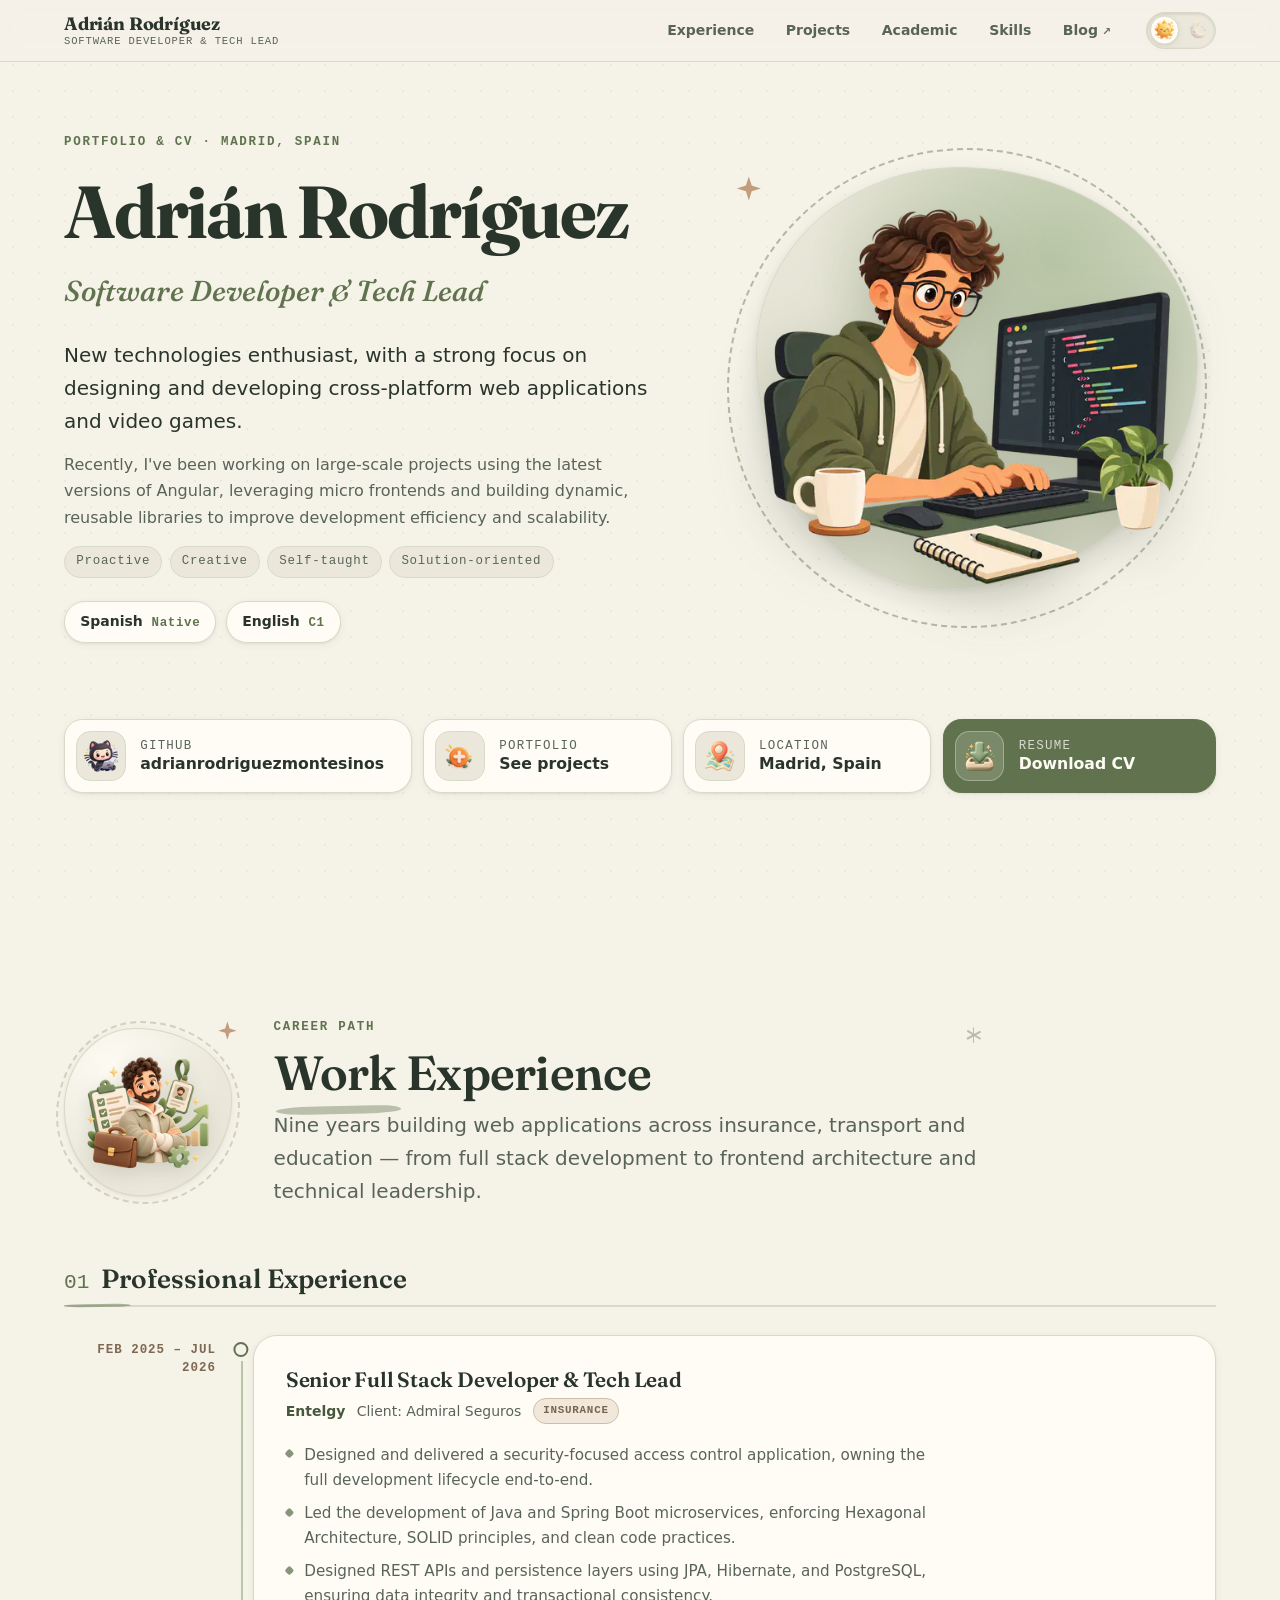
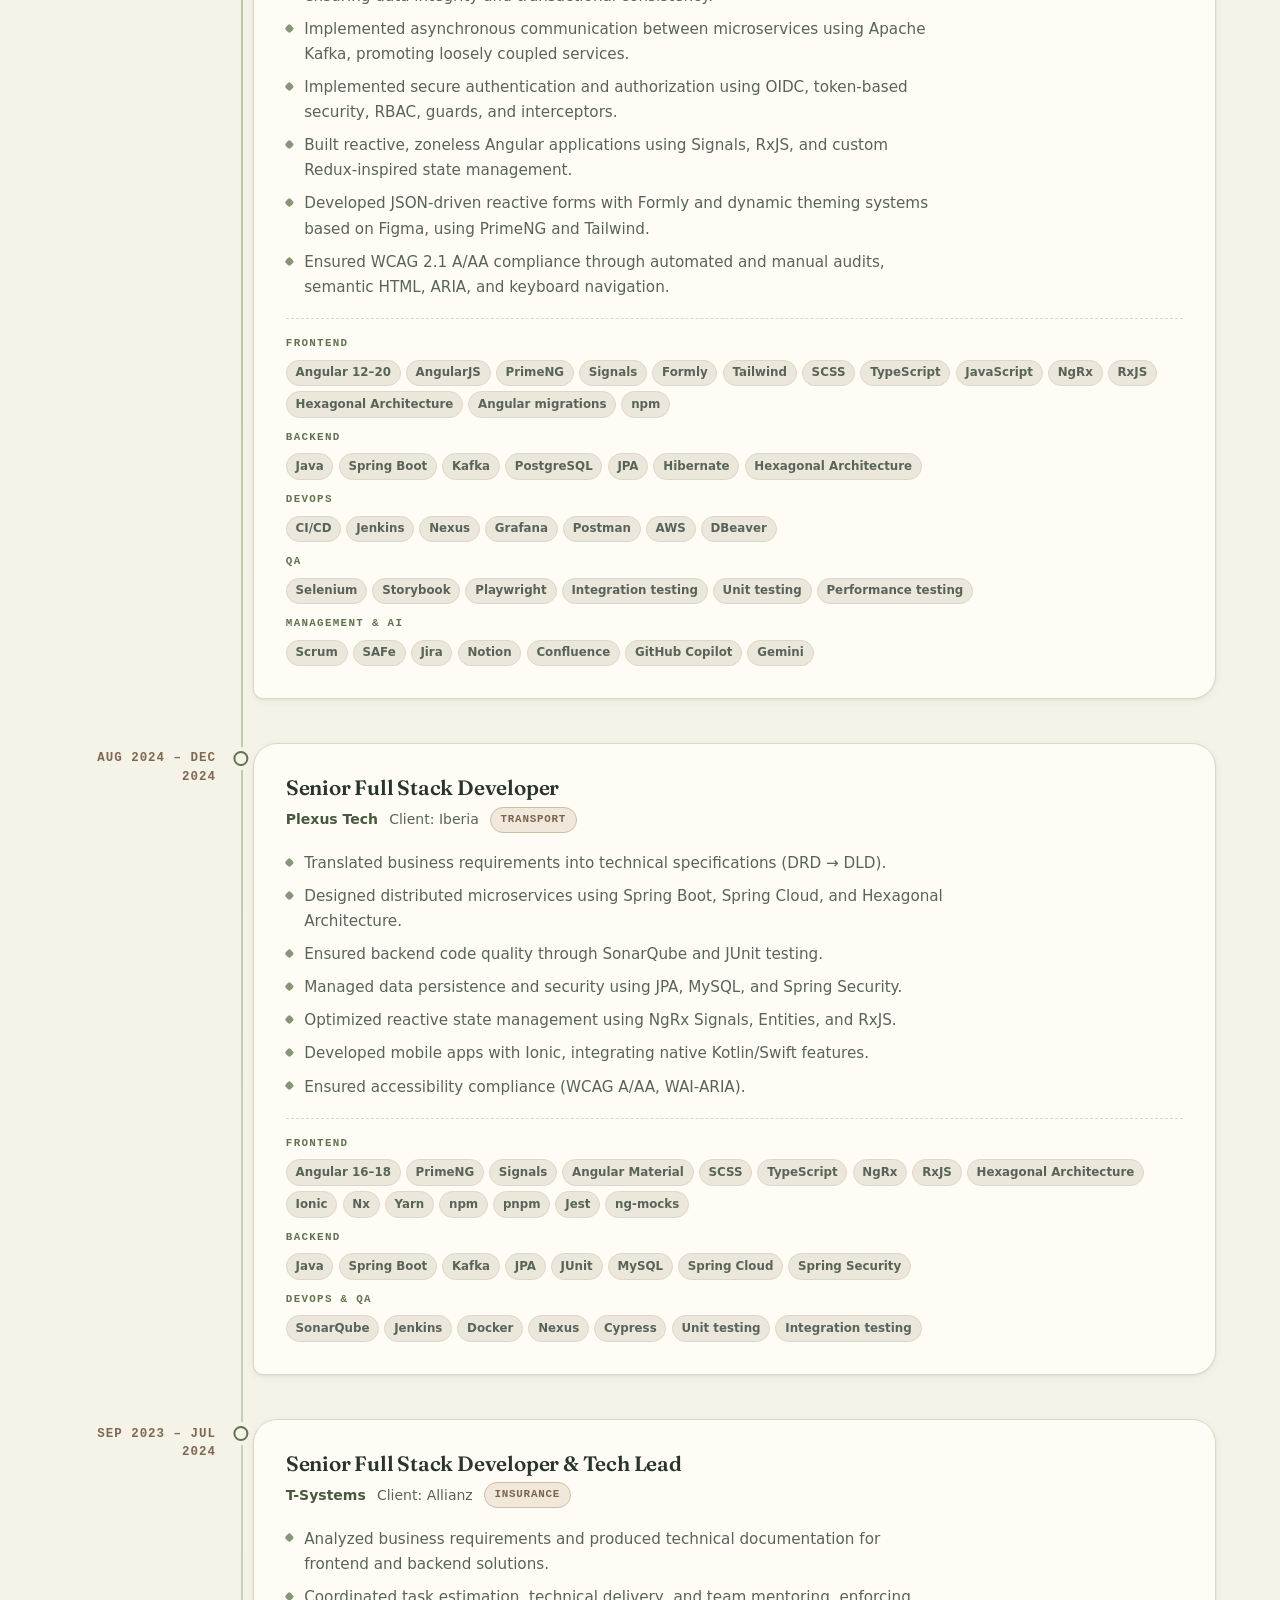
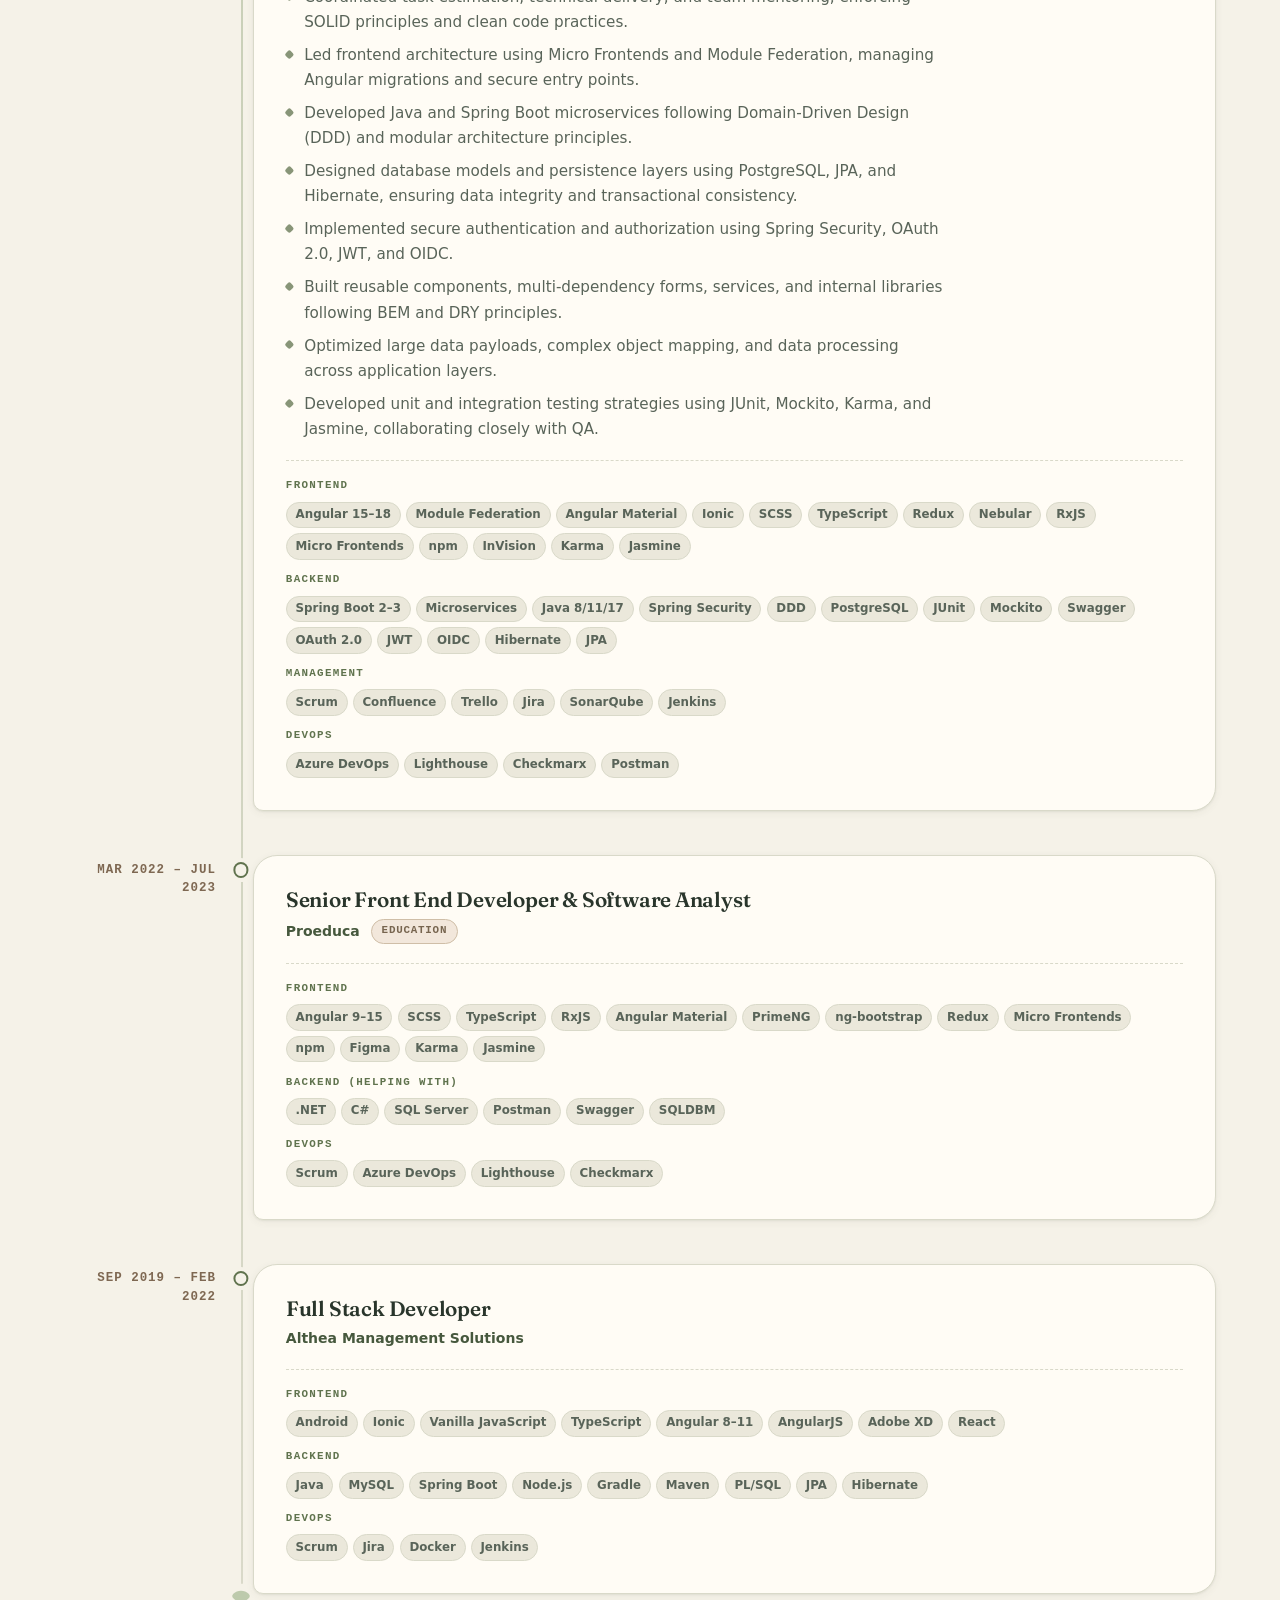
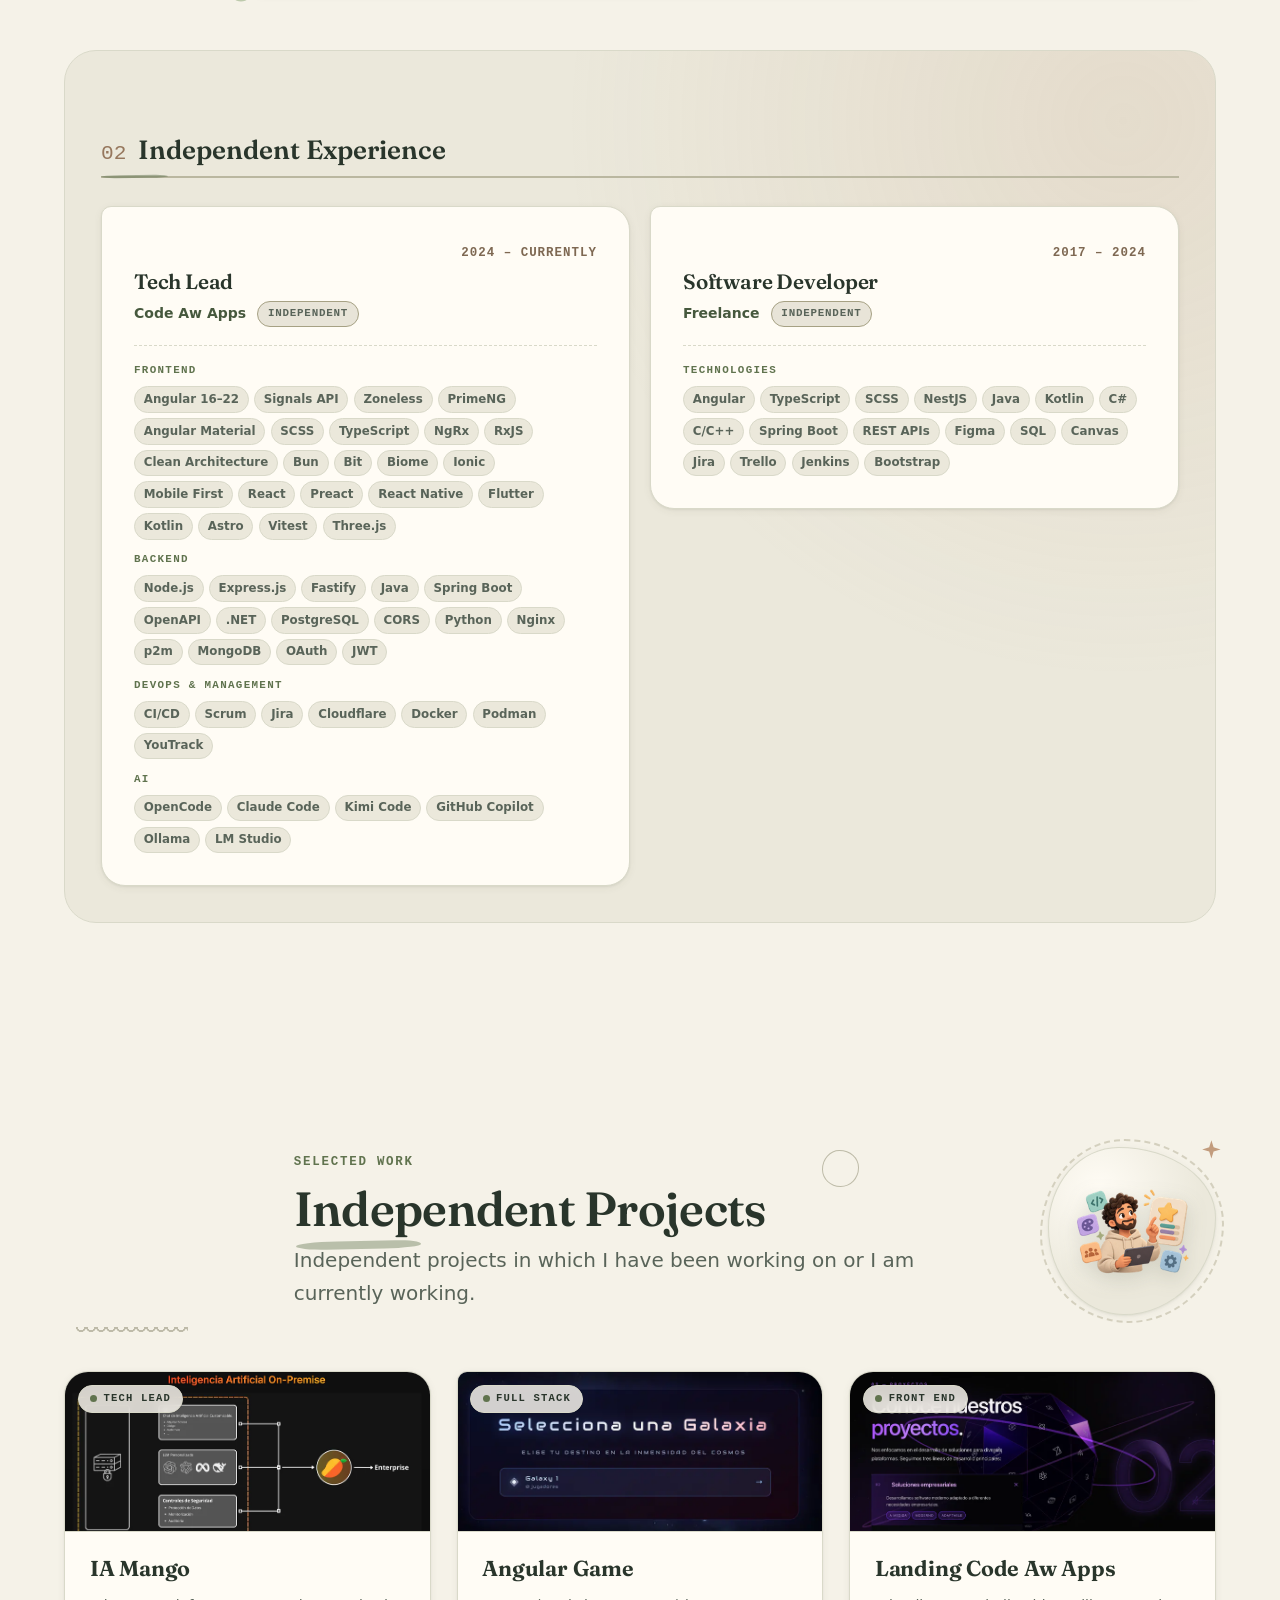
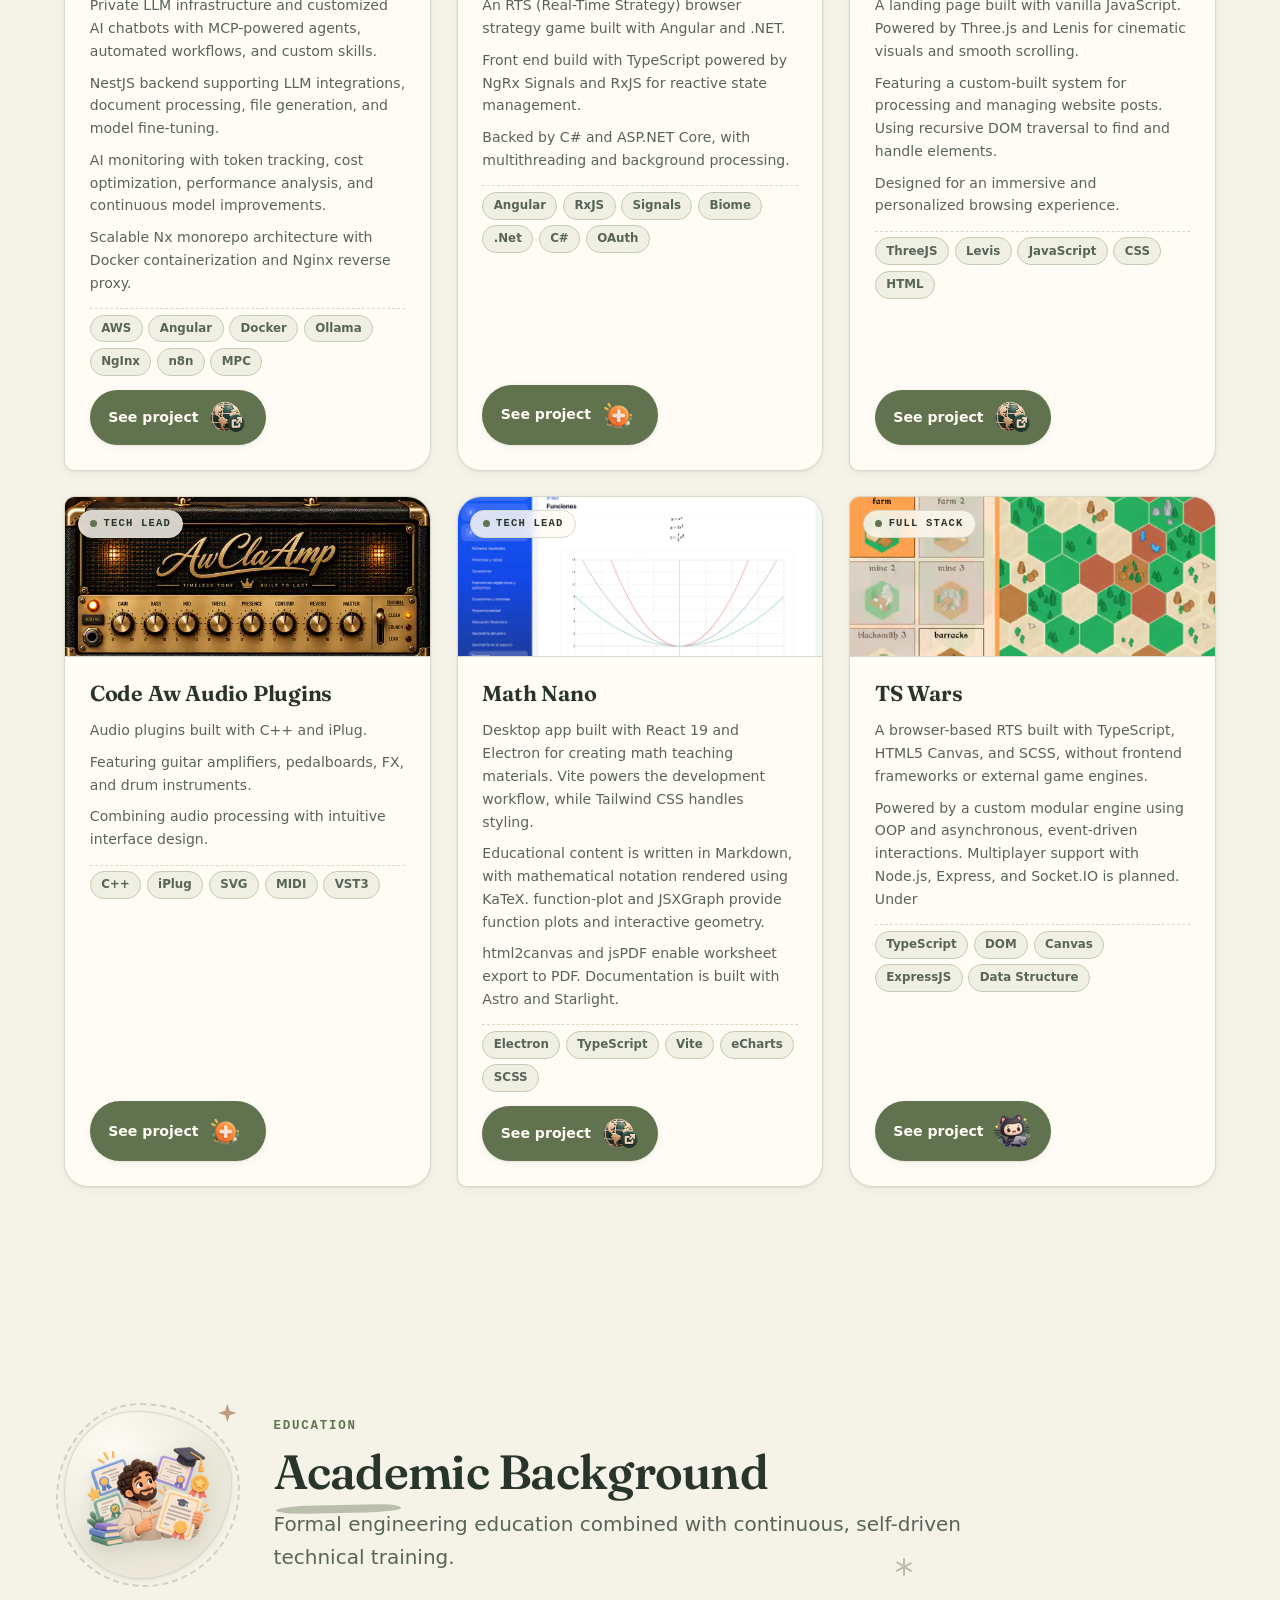
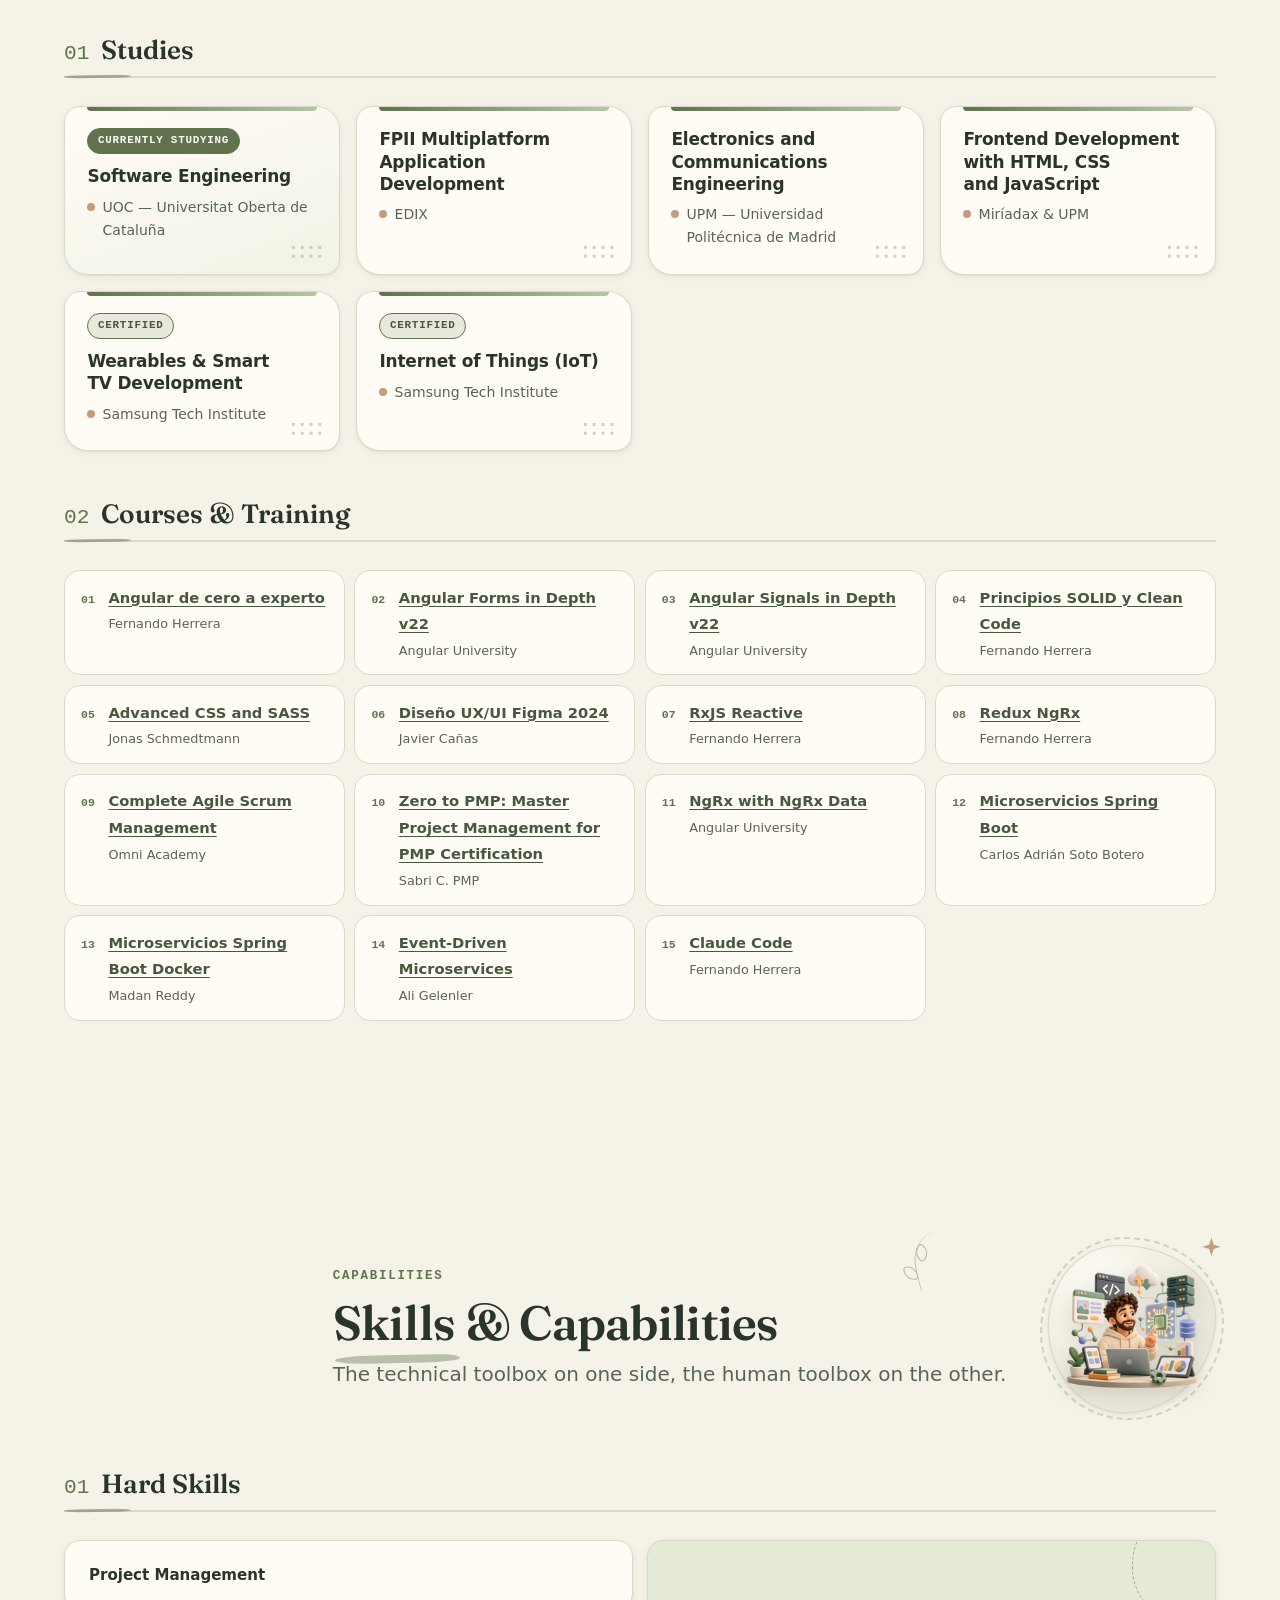
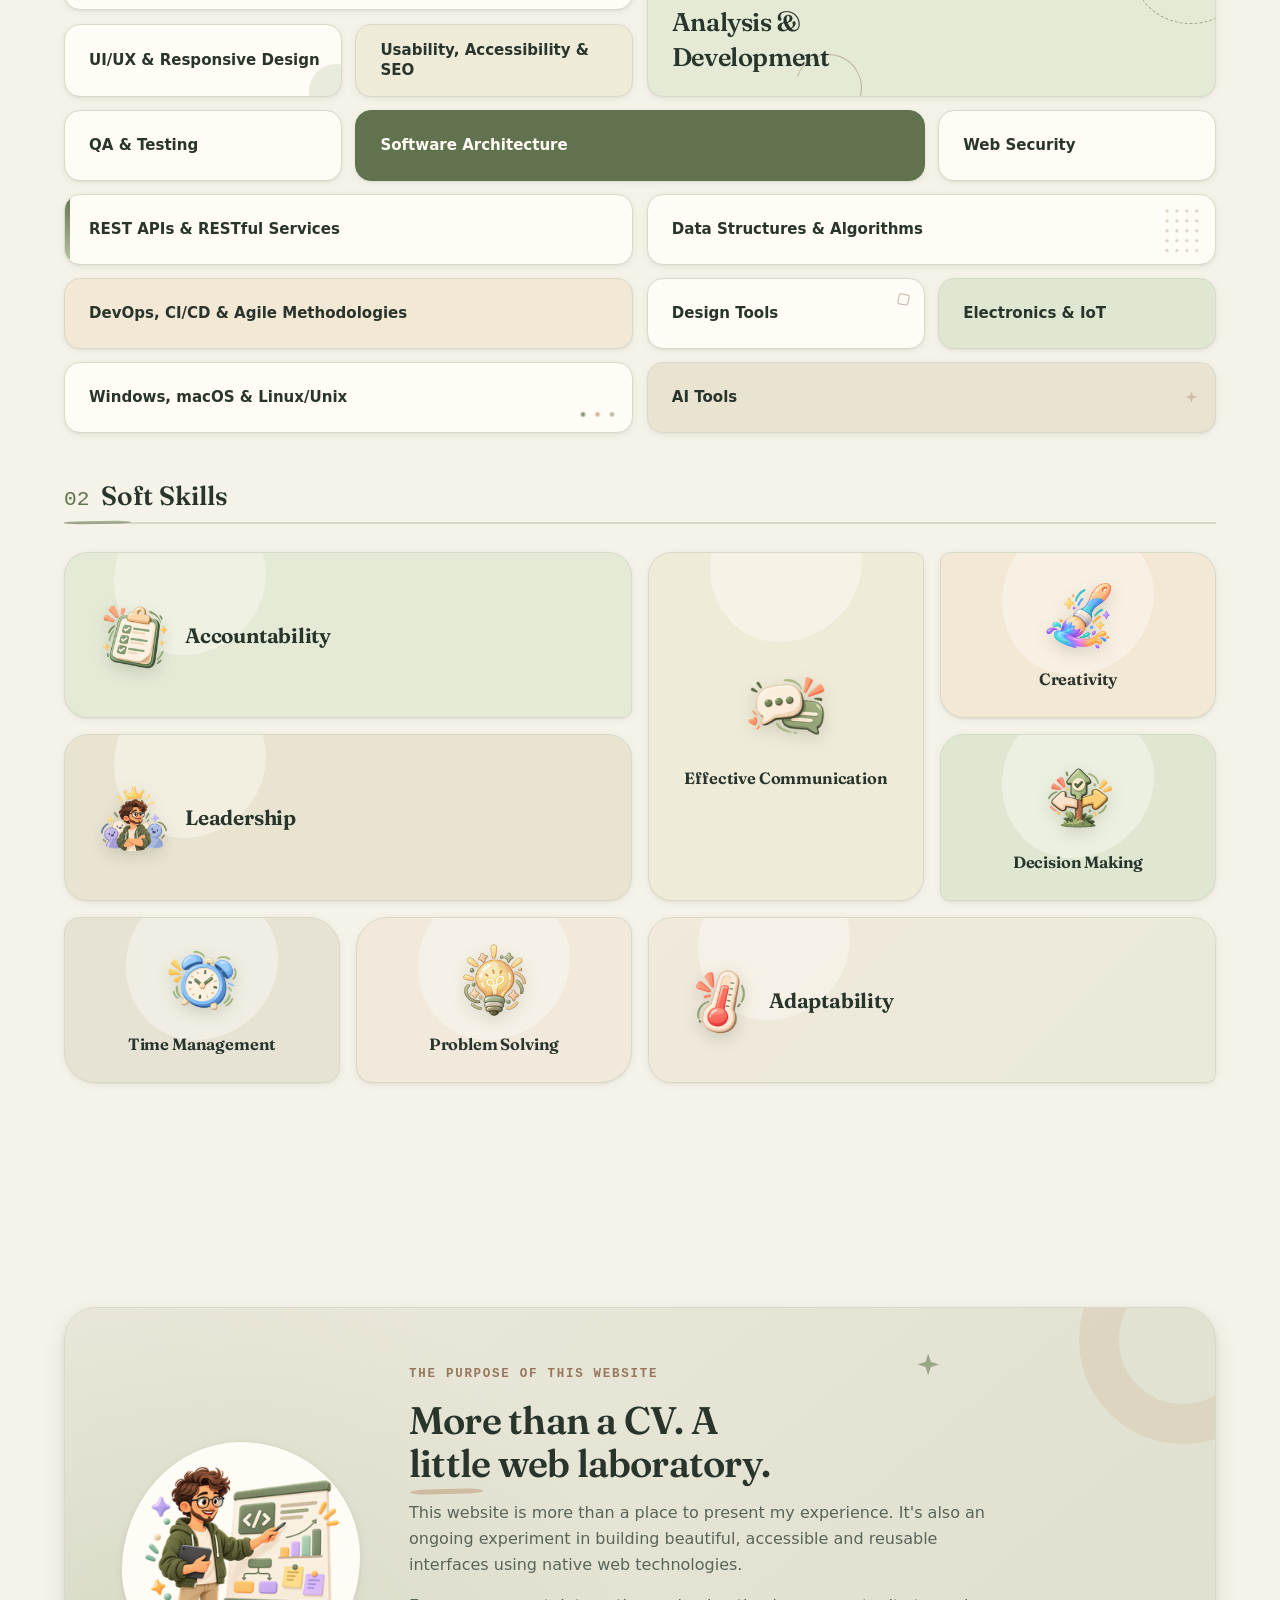
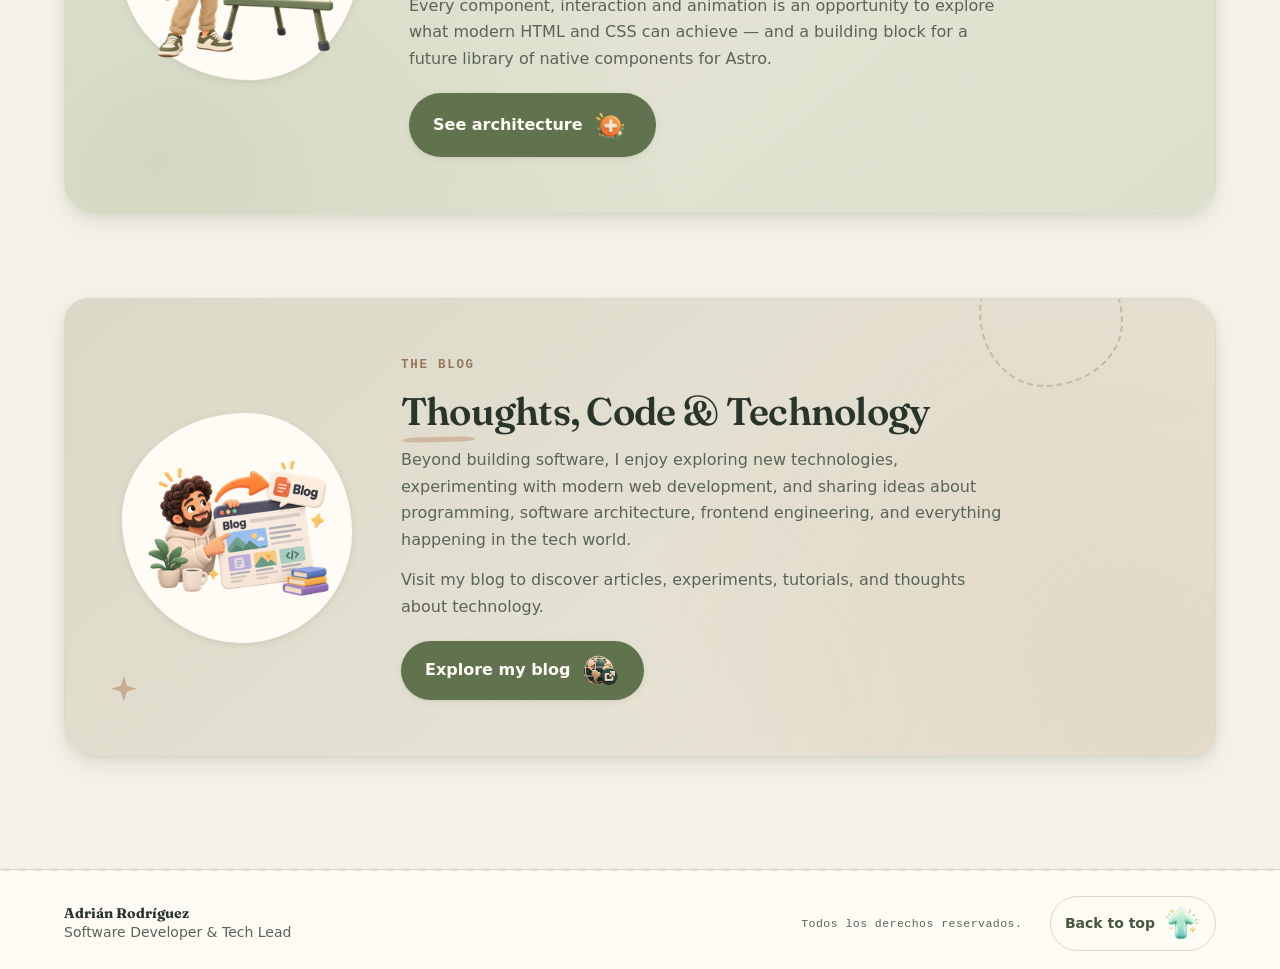
<file: index.html>
<!doctype html>
<html
  lang="en"
  data-theme="light"
>
  <head>
    <meta charset="UTF-8" />
    <meta
      name="viewport"
      content="width=device-width, initial-scale=1.0"
    />
    <title>Adrián Rodríguez — Software Developer &amp; Tech Lead</title>
    <link
      rel="icon"
      type="image/webp"
      href="assets/icons/account.webp"
    />
    <meta
      name="description"
      content="Portfolio and CV of Adrián Rodríguez, Software Developer & Tech Lead. Cross-platform web applications, Angular architecture, accessibility and native web craftsmanship."
    />
    <meta
      name="color-scheme"
      content="light dark"
    />
    <script>
      (function () {
        try {
          var t = localStorage.getItem('theme');
          if (t !== 'light' && t !== 'dark') {
            t = window.matchMedia('(prefers-color-scheme: dark)').matches ? 'dark' : 'light';
          }
          document.documentElement.setAttribute('data-theme', t);
        } catch (e) {}
      })();
    </script>
    <link
      rel="preconnect"
      href="https://fonts.googleapis.com"
    />
    <link
      rel="preconnect"
      href="https://fonts.gstatic.com"
      crossorigin
    />
    <link
      href="https://fonts.googleapis.com/css2?family=Fraunces:opsz,wght@9..144,400..700&display=swap"
      rel="stylesheet"
    />
    <link
      rel="stylesheet"
      href="css/tokens.css"
    />
    <link
      rel="stylesheet"
      href="css/base.css"
    />
    <link
      rel="stylesheet"
      href="css/layout.css"
    />
    <link
      rel="stylesheet"
      href="css/header.css"
    />
    <link
      rel="stylesheet"
      href="css/hero.css"
    />
    <link
      rel="stylesheet"
      href="css/experience.css"
    />
    <link
      rel="stylesheet"
      href="css/projects.css"
    />
    <link
      rel="stylesheet"
      href="css/academic.css"
    />
    <link
      rel="stylesheet"
      href="css/skills.css"
    />
    <link
      rel="stylesheet"
      href="css/closing.css"
    />
    <link
      rel="stylesheet"
      href="css/blog.css"
    />
    <link
      rel="stylesheet"
      href="css/cv-modal.css"
    />
    <link
      rel="stylesheet"
      href="css/decorations.css"
    />
    <link
      rel="stylesheet"
      href="css/responsive.css"
    />
    <link
      rel="stylesheet"
      href="css/motion.css"
    />
    <link
      rel="stylesheet"
      href="css/not-found.css"
    />
    <link
      rel="stylesheet"
      href="css/project-page.css"
    />
    <script
      src="theme.js"
      defer
    ></script>
    <script
      src="menu.js"
      defer
    ></script>
    <script
      src="cv-modal.js"
      defer
    ></script>
  </head>
  <body id="top">
    <a
      class="skip-link"
      href="#main"
      >Skip to main content</a
    >

    <!-- #region Site header -->
    <header class="site-header">
      <div class="site-header__inner container">
        <a
          class="brand"
          href="#top"
        >
          <span class="brand__name">Adrián Rodríguez</span>
          <span class="brand__role">Software Developer &amp; Tech Lead</span>
        </a>

        <nav
          class="nav"
          aria-label="Primary"
        >
          <ul class="nav__list">
            <li>
              <a
                class="nav__link"
                href="#experience"
                >Experience</a
              >
            </li>
            <li>
              <a
                class="nav__link"
                href="#projects"
                >Projects</a
              >
            </li>
            <li>
              <a
                class="nav__link"
                href="#academic"
                >Academic</a
              >
            </li>
            <li>
              <a
                class="nav__link"
                href="#skills"
                >Skills</a
              >
            </li>
            <li>
              <a
                class="nav__link nav__link--external"
                href="https://codeawapps.com/blog"
                target="_blank"
                rel="noopener noreferrer"
                >Blog<span
                  class="nav__external"
                  aria-hidden="true"
                  >↗</span
                ></a
              >
            </li>
          </ul>
        </nav>

        <button
          class="theme-switch"
          type="button"
          aria-pressed="false"
          aria-label="Switch to dark theme"
          data-theme-switch
        >
          <span
            class="theme-switch__track"
            aria-hidden="true"
          >
            <span class="theme-switch__icon theme-switch__icon--light">
              <img
                src="assets/icons/light.webp"
                alt=""
                width="150"
                height="150"
                decoding="async"
              />
            </span>
            <span class="theme-switch__icon theme-switch__icon--dark">
              <img
                src="assets/icons/dark.webp"
                alt=""
                width="150"
                height="150"
                decoding="async"
              />
            </span>
            <span class="theme-switch__thumb"></span>
          </span>
        </button>

        <button
          class="menu-toggle"
          type="button"
          aria-expanded="false"
          aria-controls="mobile-menu"
          aria-label="Open menu"
          data-menu-toggle
        >
          <span
            class="menu-toggle__bars"
            aria-hidden="true"
          >
            <span></span>
            <span></span>
          </span>
        </button>
      </div>
    </header>

    <nav
      class="mobile-menu"
      id="mobile-menu"
      aria-label="Mobile navigation"
      data-mobile-menu
    >
      <ul class="mobile-menu__list">
        <li style="--i: 0">
          <a
            class="mobile-menu__link"
            href="#experience"
          >
            <span
              class="mobile-menu__index"
              aria-hidden="true"
              >01</span
            >
            <span class="mobile-menu__name">Experience</span>
          </a>
        </li>
        <li style="--i: 1">
          <a
            class="mobile-menu__link"
            href="#projects"
          >
            <span
              class="mobile-menu__index"
              aria-hidden="true"
              >02</span
            >
            <span class="mobile-menu__name">Projects</span>
          </a>
        </li>
        <li style="--i: 2">
          <a
            class="mobile-menu__link"
            href="#academic"
          >
            <span
              class="mobile-menu__index"
              aria-hidden="true"
              >03</span
            >
            <span class="mobile-menu__name">Academic</span>
          </a>
        </li>
        <li style="--i: 3">
          <a
            class="mobile-menu__link"
            href="#skills"
          >
            <span
              class="mobile-menu__index"
              aria-hidden="true"
              >04</span
            >
            <span class="mobile-menu__name">Skills</span>
          </a>
        </li>
        <li style="--i: 4">
          <a
            class="mobile-menu__link"
            href="https://codeawapps.com/blog"
            target="_blank"
            rel="noopener noreferrer"
          >
            <span
              class="mobile-menu__index"
              aria-hidden="true"
              >05</span
            >
            <span class="mobile-menu__name">Blog</span>
            <span
              class="mobile-menu__external"
              aria-hidden="true"
              >↗</span
            >
          </a>
        </li>
      </ul>
      <p class="mobile-menu__note">Adrián Rodríguez · Madrid, Spain</p>
    </nav>
    <!-- #endregion Site header -->

    <main id="main">
      <!-- #region Hero -->
      <section
        class="hero section"
        id="about"
        aria-labelledby="hero-title"
      >
        <div class="container hero__grid">
          <div class="hero__content">
            <p class="eyebrow hero__eyebrow">Portfolio &amp; CV · Madrid, Spain</p>
            <h1
              class="hero__title"
              id="hero-title"
            >
              Adrián Rodríguez
            </h1>
            <p class="hero__role">
              Software Developer
              <span class="hero__role-amp">&amp;</span> Tech&nbsp;Lead
            </p>

            <div class="hero__about">
              <p class="hero__lead">
                New technologies enthusiast, with a strong focus on designing and developing cross-platform web
                applications and video games.
              </p>
              <p>
                Recently, I've been working on large-scale projects using the latest versions of Angular, leveraging
                micro frontends and building dynamic, reusable libraries to improve development efficiency and
                scalability.
              </p>
              <p class="hero__traits">
                <span>Proactive</span><span>Creative</span><span>Self-taught</span><span>Solution-oriented</span>
              </p>
            </div>

            <ul
              class="hero__languages"
              aria-label="Languages"
            >
              <li class="lang-chip">
                <span class="lang-chip__name">Spanish</span>
                <span class="lang-chip__level">Native</span>
              </li>
              <li class="lang-chip">
                <span class="lang-chip__name">English</span>
                <span class="lang-chip__level">C1</span>
              </li>
            </ul>
          </div>

          <ul
            class="hero__actions"
            aria-label="Contact and profile links"
          >
            <li>
              <a
                class="contact-btn"
                href="https://github.com/adrianrodriguezmontesinos"
                target="_blank"
                rel="noopener noreferrer"
              >
                <span class="contact-btn__icon">
                  <img
                    src="assets/icons/github.webp"
                    alt=""
                    width="150"
                    height="150"
                    decoding="async"
                  />
                </span>
                <span class="contact-btn__text">
                  <span class="contact-btn__label">GitHub</span>
                  <span class="contact-btn__value">adrianrodriguezmontesinos</span>
                </span>
              </a>
            </li>
            <li>
              <a
                class="contact-btn"
                href="#projects"
              >
                <span class="contact-btn__icon contact-btn__icon--arrow">
                  <img
                    src="assets/icons/see.webp"
                    alt=""
                    width="150"
                    height="150"
                    decoding="async"
                  />
                </span>
                <span class="contact-btn__text">
                  <span class="contact-btn__label">Portfolio</span>
                  <span class="contact-btn__value">See projects</span>
                </span>
              </a>
            </li>
            <li>
              <a
                class="contact-btn"
                href="https://www.google.com/maps/search/?api=1&amp;query=Madrid%2C+Spain"
                target="_blank"
                rel="noopener noreferrer"
              >
                <span class="contact-btn__icon">
                  <img
                    src="assets/icons/marker.webp"
                    alt=""
                    width="150"
                    height="150"
                    decoding="async"
                  />
                </span>
                <span class="contact-btn__text">
                  <span class="contact-btn__label">Location</span>
                  <span class="contact-btn__value">Madrid, Spain</span>
                </span>
              </a>
            </li>
            <li>
              <button
                class="contact-btn contact-btn--accent"
                type="button"
                data-cv-open
              >
                <span class="contact-btn__icon">
                  <img
                    src="assets/icons/download.webp"
                    alt=""
                    width="150"
                    height="150"
                    decoding="async"
                  />
                </span>
                <span class="contact-btn__text">
                  <span class="contact-btn__label">Resume</span>
                  <span class="contact-btn__value">Download CV</span>
                </span>
              </button>
            </li>
          </ul>

          <div
            class="hero__art"
            aria-hidden="true"
          >
            <div class="hero__blob"></div>
            <img
              class="hero__img"
              src="assets/images/programmer.webp"
              alt=""
              width="500"
              height="500"
              fetchpriority="high"
              decoding="async"
            />
            <div class="hero__ring"></div>
          </div>
        </div>
      </section>

      <!-- #endregion Hero -->

      <!-- #region Work experience -->
      <section
        class="section experience"
        id="experience"
        aria-labelledby="experience-title"
      >
        <div class="container">
          <header class="section-head">
            <span
              class="ink ink-star"
              aria-hidden="true"
            ></span>
            <div
              class="section-head__art"
              aria-hidden="true"
            >
              <img
                src="assets/images/work.webp"
                alt=""
                width="350"
                height="350"
                loading="lazy"
                decoding="async"
              />
            </div>
            <div class="section-head__text">
              <p class="eyebrow">Career path</p>
              <h2
                class="section-title"
                id="experience-title"
              >
                Work Experience
              </h2>
              <p class="section-lead">
                Nine years building web applications across insurance, transport and education — from full stack
                development to frontend architecture and technical leadership.
              </p>
            </div>
          </header>

          <!-- #region Professional experience -->
          <h3
            class="subsection-title"
            id="professional-exp"
          >
            <span class="subsection-title__index">01</span> Professional Experience
          </h3>

          <ol
            class="timeline"
            aria-labelledby="professional-exp"
          >
            <li class="xp">
              <div
                class="xp__marker"
                aria-hidden="true"
              ></div>
              <p class="xp__period">
                <time datetime="2025-02">Feb 2025</time> –
                <time datetime="2026-07">Jul 2026</time>
              </p>
              <article class="xp__card">
                <header class="xp__header">
                  <h4 class="xp__role">Senior Full Stack Developer &amp; Tech Lead</h4>
                  <p class="xp__org">
                    <span class="xp__company">Entelgy</span>
                    <span class="xp__client">Client: Admiral Seguros</span>
                    <span class="chip chip--sector">Insurance</span>
                  </p>
                </header>
                <ul class="xp__achievements">
                  <li>
                    Designed and delivered a security-focused access control application, owning the full development
                    lifecycle end-to-end.
                  </li>
                  <li>
                    Led the development of Java and Spring Boot microservices, enforcing Hexagonal Architecture, SOLID
                    principles, and clean code practices.
                  </li>
                  <li>
                    Designed REST APIs and persistence layers using JPA, Hibernate, and PostgreSQL, ensuring data
                    integrity and transactional consistency.
                  </li>
                  <li>
                    Implemented asynchronous communication between microservices using Apache Kafka, promoting loosely
                    coupled services.
                  </li>
                  <li>
                    Implemented secure authentication and authorization using OIDC, token-based security, RBAC, guards,
                    and interceptors.
                  </li>
                  <li>
                    Built reactive, zoneless Angular applications using Signals, RxJS, and custom Redux-inspired state
                    management.
                  </li>
                  <li>
                    Developed JSON-driven reactive forms with Formly and dynamic theming systems based on Figma, using
                    PrimeNG and Tailwind.
                  </li>
                  <li>
                    Ensured WCAG 2.1 A/AA compliance through automated and manual audits, semantic HTML, ARIA, and
                    keyboard navigation.
                  </li>
                </ul>
                <dl class="tech-groups">
                  <div class="tech-group">
                    <dt>Frontend</dt>
                    <dd>
                      <ul class="pill-list">
                        <li>Angular 12–20</li>
                        <li>AngularJS</li>
                        <li>PrimeNG</li>
                        <li>Signals</li>
                        <li>Formly</li>
                        <li>Tailwind</li>
                        <li>SCSS</li>
                        <li>TypeScript</li>
                        <li>JavaScript</li>
                        <li>NgRx</li>
                        <li>RxJS</li>
                        <li>Hexagonal Architecture</li>
                        <li>Angular migrations</li>
                        <li>npm</li>
                      </ul>
                    </dd>
                  </div>
                  <div class="tech-group">
                    <dt>Backend</dt>
                    <dd>
                      <ul class="pill-list">
                        <li>Java</li>
                        <li>Spring Boot</li>
                        <li>Kafka</li>
                        <li>PostgreSQL</li>
                        <li>JPA</li>
                        <li>Hibernate</li>
                        <li>Hexagonal Architecture</li>
                      </ul>
                    </dd>
                  </div>
                  <div class="tech-group">
                    <dt>DevOps</dt>
                    <dd>
                      <ul class="pill-list">
                        <li>CI/CD</li>
                        <li>Jenkins</li>
                        <li>Nexus</li>
                        <li>Grafana</li>
                        <li>Postman</li>
                        <li>AWS</li>
                        <li>DBeaver</li>
                      </ul>
                    </dd>
                  </div>
                  <div class="tech-group">
                    <dt>QA</dt>
                    <dd>
                      <ul class="pill-list">
                        <li>Selenium</li>
                        <li>Storybook</li>
                        <li>Playwright</li>
                        <li>Integration testing</li>
                        <li>Unit testing</li>
                        <li>Performance testing</li>
                      </ul>
                    </dd>
                  </div>
                  <div class="tech-group">
                    <dt>Management &amp; AI</dt>
                    <dd>
                      <ul class="pill-list">
                        <li>Scrum</li>
                        <li>SAFe</li>
                        <li>Jira</li>
                        <li>Notion</li>
                        <li>Confluence</li>
                        <li>GitHub Copilot</li>
                        <li>Gemini</li>
                      </ul>
                    </dd>
                  </div>
                </dl>
              </article>
            </li>

            <li class="xp">
              <div
                class="xp__marker"
                aria-hidden="true"
              ></div>
              <p class="xp__period">
                <time datetime="2024-08">Aug 2024</time> –
                <time datetime="2024-12">Dec 2024</time>
              </p>
              <article class="xp__card">
                <header class="xp__header">
                  <h4 class="xp__role">Senior Full Stack Developer</h4>
                  <p class="xp__org">
                    <span class="xp__company">Plexus Tech</span>
                    <span class="xp__client">Client: Iberia</span>
                    <span class="chip chip--sector">Transport</span>
                  </p>
                </header>
                <ul class="xp__achievements">
                  <li>Translated business requirements into technical specifications (DRD → DLD).</li>
                  <li>
                    Designed distributed microservices using Spring Boot, Spring Cloud, and Hexagonal Architecture.
                  </li>
                  <li>Ensured backend code quality through SonarQube and JUnit testing.</li>
                  <li>Managed data persistence and security using JPA, MySQL, and Spring Security.</li>
                  <li>Optimized reactive state management using NgRx Signals, Entities, and RxJS.</li>
                  <li>Developed mobile apps with Ionic, integrating native Kotlin/Swift features.</li>
                  <li>Ensured accessibility compliance (WCAG A/AA, WAI-ARIA).</li>
                </ul>
                <dl class="tech-groups">
                  <div class="tech-group">
                    <dt>Frontend</dt>
                    <dd>
                      <ul class="pill-list">
                        <li>Angular 16–18</li>
                        <li>PrimeNG</li>
                        <li>Signals</li>
                        <li>Angular Material</li>
                        <li>SCSS</li>
                        <li>TypeScript</li>
                        <li>NgRx</li>
                        <li>RxJS</li>
                        <li>Hexagonal Architecture</li>
                        <li>Ionic</li>
                        <li>Nx</li>
                        <li>Yarn</li>
                        <li>npm</li>
                        <li>pnpm</li>
                        <li>Jest</li>
                        <li>ng-mocks</li>
                      </ul>
                    </dd>
                  </div>
                  <div class="tech-group">
                    <dt>Backend</dt>
                    <dd>
                      <ul class="pill-list">
                        <li>Java</li>
                        <li>Spring Boot</li>
                        <li>Kafka</li>
                        <li>JPA</li>
                        <li>JUnit</li>
                        <li>MySQL</li>
                        <li>Spring Cloud</li>
                        <li>Spring Security</li>
                      </ul>
                    </dd>
                  </div>
                  <div class="tech-group">
                    <dt>DevOps &amp; QA</dt>
                    <dd>
                      <ul class="pill-list">
                        <li>SonarQube</li>
                        <li>Jenkins</li>
                        <li>Docker</li>
                        <li>Nexus</li>
                        <li>Cypress</li>
                        <li>Unit testing</li>
                        <li>Integration testing</li>
                      </ul>
                    </dd>
                  </div>
                </dl>
              </article>
            </li>

            <li class="xp">
              <div
                class="xp__marker"
                aria-hidden="true"
              ></div>
              <p class="xp__period">
                <time datetime="2023-09">Sep 2023</time> –
                <time datetime="2024-07">Jul 2024</time>
              </p>
              <article class="xp__card">
                <header class="xp__header">
                  <h4 class="xp__role">Senior Full Stack Developer &amp; Tech Lead</h4>
                  <p class="xp__org">
                    <span class="xp__company">T-Systems</span>
                    <span class="xp__client">Client: Allianz</span>
                    <span class="chip chip--sector">Insurance</span>
                  </p>
                </header>
                <ul class="xp__achievements">
                  <li>
                    Analyzed business requirements and produced technical documentation for frontend and backend
                    solutions.
                  </li>
                  <li>
                    Coordinated task estimation, technical delivery, and team mentoring, enforcing SOLID principles and
                    clean code practices.
                  </li>
                  <li>
                    Led frontend architecture using Micro Frontends and Module Federation, managing Angular migrations
                    and secure entry points.
                  </li>
                  <li>
                    Developed Java and Spring Boot microservices following Domain-Driven Design (DDD) and modular
                    architecture principles.
                  </li>
                  <li>
                    Designed database models and persistence layers using PostgreSQL, JPA, and Hibernate, ensuring data
                    integrity and transactional consistency.
                  </li>
                  <li>
                    Implemented secure authentication and authorization using Spring Security, OAuth 2.0, JWT, and OIDC.
                  </li>
                  <li>
                    Built reusable components, multi-dependency forms, services, and internal libraries following BEM
                    and DRY principles.
                  </li>
                  <li>
                    Optimized large data payloads, complex object mapping, and data processing across application layers.
                  </li>
                  <li>
                    Developed unit and integration testing strategies using JUnit, Mockito, Karma, and Jasmine,
                    collaborating closely with QA.
                  </li>
                </ul>
                <dl class="tech-groups">
                  <div class="tech-group">
                    <dt>Frontend</dt>
                    <dd>
                      <ul class="pill-list">
                        <li>Angular 15–18</li>
                        <li>Module Federation</li>
                        <li>Angular Material</li>
                        <li>Ionic</li>
                        <li>SCSS</li>
                        <li>TypeScript</li>
                        <li>Redux</li>
                        <li>Nebular</li>
                        <li>RxJS</li>
                        <li>Micro Frontends</li>
                        <li>npm</li>
                        <li>InVision</li>
                        <li>Karma</li>
                        <li>Jasmine</li>
                      </ul>
                    </dd>
                  </div>
                  <div class="tech-group">
                    <dt>Backend</dt>
                    <dd>
                      <ul class="pill-list">
                        <li>Spring Boot 2–3</li>
                        <li>Microservices</li>
                        <li>Java 8/11/17</li>
                        <li>Spring Security</li>
                        <li>DDD</li>
                        <li>PostgreSQL</li>
                        <li>JUnit</li>
                        <li>Mockito</li>
                        <li>Swagger</li>
                        <li>OAuth 2.0</li>
                        <li>JWT</li>
                        <li>OIDC</li>
                        <li>Hibernate</li>
                        <li>JPA</li>
                      </ul>
                    </dd>
                  </div>
                  <div class="tech-group">
                    <dt>Management</dt>
                    <dd>
                      <ul class="pill-list">
                        <li>Scrum</li>
                        <li>Confluence</li>
                        <li>Trello</li>
                        <li>Jira</li>
                        <li>SonarQube</li>
                        <li>Jenkins</li>
                      </ul>
                    </dd>
                  </div>
                  <div class="tech-group">
                    <dt>DevOps</dt>
                    <dd>
                      <ul class="pill-list">
                        <li>Azure DevOps</li>
                        <li>Lighthouse</li>
                        <li>Checkmarx</li>
                        <li>Postman</li>
                      </ul>
                    </dd>
                  </div>
                </dl>
              </article>
            </li>

            <li class="xp">
              <div
                class="xp__marker"
                aria-hidden="true"
              ></div>
              <p class="xp__period">
                <time datetime="2022-03">Mar 2022</time> –
                <time datetime="2023-07">Jul 2023</time>
              </p>
              <article class="xp__card">
                <header class="xp__header">
                  <h4 class="xp__role">Senior Front End Developer &amp; Software Analyst</h4>
                  <p class="xp__org">
                    <span class="xp__company">Proeduca</span>
                    <span class="chip chip--sector">Education</span>
                  </p>
                </header>
                <dl class="tech-groups">
                  <div class="tech-group">
                    <dt>Frontend</dt>
                    <dd>
                      <ul class="pill-list">
                        <li>Angular 9–15</li>
                        <li>SCSS</li>
                        <li>TypeScript</li>
                        <li>RxJS</li>
                        <li>Angular Material</li>
                        <li>PrimeNG</li>
                        <li>ng-bootstrap</li>
                        <li>Redux</li>
                        <li>Micro Frontends</li>
                        <li>npm</li>
                        <li>Figma</li>
                        <li>Karma</li>
                        <li>Jasmine</li>
                      </ul>
                    </dd>
                  </div>
                  <div class="tech-group">
                    <dt>Backend (helping with)</dt>
                    <dd>
                      <ul class="pill-list">
                        <li>.NET</li>
                        <li>C#</li>
                        <li>SQL Server</li>
                        <li>Postman</li>
                        <li>Swagger</li>
                        <li>SQLDBM</li>
                      </ul>
                    </dd>
                  </div>
                  <div class="tech-group">
                    <dt>DevOps</dt>
                    <dd>
                      <ul class="pill-list">
                        <li>Scrum</li>
                        <li>Azure DevOps</li>
                        <li>Lighthouse</li>
                        <li>Checkmarx</li>
                      </ul>
                    </dd>
                  </div>
                </dl>
              </article>
            </li>

            <li class="xp">
              <div
                class="xp__marker"
                aria-hidden="true"
              ></div>
              <p class="xp__period">
                <time datetime="2019-09">Sep 2019</time> –
                <time datetime="2022-02">Feb 2022</time>
              </p>
              <article class="xp__card">
                <header class="xp__header">
                  <h4 class="xp__role">Full Stack Developer</h4>
                  <p class="xp__org">
                    <span class="xp__company">Althea Management Solutions</span>
                  </p>
                </header>
                <dl class="tech-groups">
                  <div class="tech-group">
                    <dt>Frontend</dt>
                    <dd>
                      <ul class="pill-list">
                        <li>Android</li>
                        <li>Ionic</li>
                        <li>Vanilla JavaScript</li>
                        <li>TypeScript</li>
                        <li>Angular 8–11</li>
                        <li>AngularJS</li>
                        <li>Adobe XD</li>
                        <li>React</li>
                      </ul>
                    </dd>
                  </div>
                  <div class="tech-group">
                    <dt>Backend</dt>
                    <dd>
                      <ul class="pill-list">
                        <li>Java</li>
                        <li>MySQL</li>
                        <li>Spring Boot</li>
                        <li>Node.js</li>
                        <li>Gradle</li>
                        <li>Maven</li>
                        <li>PL/SQL</li>
                        <li>JPA</li>
                        <li>Hibernate</li>
                      </ul>
                    </dd>
                  </div>
                  <div class="tech-group">
                    <dt>DevOps</dt>
                    <dd>
                      <ul class="pill-list">
                        <li>Scrum</li>
                        <li>Jira</li>
                        <li>Docker</li>
                        <li>Jenkins</li>
                      </ul>
                    </dd>
                  </div>
                </dl>
              </article>
            </li>
          </ol>

          <!-- #endregion Professional experience -->

          <!-- #region Independent experience -->
          <div class="independent">
            <h3
              class="subsection-title subsection-title--alt"
              id="independent-exp"
            >
              <span class="subsection-title__index">02</span> Independent Experience
            </h3>

            <ol
              class="independent__list"
              aria-labelledby="independent-exp"
            >
              <li>
                <article class="xp__card xp__card--indie">
                  <header class="xp__header">
                    <p class="xp__period xp__period--inline"><time datetime="2024">2024</time> – Currently</p>
                    <h4 class="xp__role">Tech Lead</h4>
                    <p class="xp__org">
                      <span class="xp__company">Code Aw Apps</span>
                      <span class="chip chip--indie">Independent</span>
                    </p>
                  </header>
                  <dl class="tech-groups">
                    <div class="tech-group">
                      <dt>Frontend</dt>
                      <dd>
                        <ul class="pill-list">
                          <li>Angular 16–22</li>
                          <li>Signals API</li>
                          <li>Zoneless</li>
                          <li>PrimeNG</li>
                          <li>Angular Material</li>
                          <li>SCSS</li>
                          <li>TypeScript</li>
                          <li>NgRx</li>
                          <li>RxJS</li>
                          <li>Clean Architecture</li>
                          <li>Bun</li>
                          <li>Bit</li>
                          <li>Biome</li>
                          <li>Ionic</li>
                          <li>Mobile First</li>
                          <li>React</li>
                          <li>Preact</li>
                          <li>React Native</li>
                          <li>Flutter</li>
                          <li>Kotlin</li>
                          <li>Astro</li>
                          <li>Vitest</li>
                          <li>Three.js</li>
                        </ul>
                      </dd>
                    </div>
                    <div class="tech-group">
                      <dt>Backend</dt>
                      <dd>
                        <ul class="pill-list">
                          <li>Node.js</li>
                          <li>Express.js</li>
                          <li>Fastify</li>
                          <li>Java</li>
                          <li>Spring Boot</li>
                          <li>OpenAPI</li>
                          <li>.NET</li>
                          <li>PostgreSQL</li>
                          <li>CORS</li>
                          <li>Python</li>
                          <li>Nginx</li>
                          <li>p2m</li>
                          <li>MongoDB</li>
                          <li>OAuth</li>
                          <li>JWT</li>
                        </ul>
                      </dd>
                    </div>
                    <div class="tech-group">
                      <dt>DevOps &amp; Management</dt>
                      <dd>
                        <ul class="pill-list">
                          <li>CI/CD</li>
                          <li>Scrum</li>
                          <li>Jira</li>
                          <li>Cloudflare</li>
                          <li>Docker</li>
                          <li>Podman</li>
                          <li>YouTrack</li>
                        </ul>
                      </dd>
                    </div>
                    <div class="tech-group">
                      <dt>AI</dt>
                      <dd>
                        <ul class="pill-list">
                          <li>OpenCode</li>
                          <li>Claude Code</li>
                          <li>Kimi Code</li>
                          <li>GitHub Copilot</li>
                          <li>Ollama</li>
                          <li>LM Studio</li>
                        </ul>
                      </dd>
                    </div>
                  </dl>
                </article>
              </li>
              <li>
                <article class="xp__card xp__card--indie">
                  <header class="xp__header">
                    <p class="xp__period xp__period--inline">
                      <time datetime="2017">2017</time> –
                      <time datetime="2024">2024</time>
                    </p>
                    <h4 class="xp__role">Software Developer</h4>
                    <p class="xp__org">
                      <span class="xp__company">Freelance</span>
                      <span class="chip chip--indie">Independent</span>
                    </p>
                  </header>
                  <dl class="tech-groups">
                    <div class="tech-group">
                      <dt>Technologies</dt>
                      <dd>
                        <ul class="pill-list">
                          <li>Angular</li>
                          <li>TypeScript</li>
                          <li>SCSS</li>
                          <li>NestJS</li>
                          <li>Java</li>
                          <li>Kotlin</li>
                          <li>C#</li>
                          <li>C/C++</li>
                          <li>Spring Boot</li>
                          <li>REST APIs</li>
                          <li>Figma</li>
                          <li>SQL</li>
                          <li>Canvas</li>
                          <li>Jira</li>
                          <li>Trello</li>
                          <li>Jenkins</li>
                          <li>Bootstrap</li>
                        </ul>
                      </dd>
                    </div>
                  </dl>
                </article>
              </li>
            </ol>
            <!-- #endregion Independent experience -->
          </div>
        </div>
      </section>

      <!-- #endregion Work experience -->

      <!-- #region Projects -->
      <section
        class="section projects"
        id="projects"
        aria-labelledby="projects-title"
      >
        <div class="container">
          <header class="section-head section-head--flip">
            <span
              class="ink ink-ring"
              aria-hidden="true"
            ></span>
            <span
              class="ink ink-scallop"
              aria-hidden="true"
            ></span>
            <div
              class="section-head__art"
              aria-hidden="true"
            >
              <img
                src="assets/images/projects.webp"
                alt="IA Mango"
                width="350"
                height="292"
                loading="lazy"
                decoding="async"
              />
            </div>
            <div class="section-head__text">
              <p class="eyebrow">Selected work</p>
              <h2
                class="section-title"
                id="projects-title"
              >
                Independent Projects
              </h2>
              <p class="section-lead">
                Independent projects in which I have been working on or I am currently working.
              </p>
            </div>
          </header>

          <ul class="project-grid">
            <li class="project-grid__item project-grid__item">
              <article class="project-card">
                <div class="project-card__media">
                  <img
                    class="project-card__img"
                    src="assets/images/ia-mango.webp"
                    alt="IA Mango"
                    width="900"
                    height="488"
                    loading="lazy"
                    decoding="async"
                  />
                  <span class="project-card__category">Tech Lead</span>
                </div>
                <div class="project-card__body">
                  <h3 class="project-card__name">IA Mango</h3>
                  <div class="project-card__desc">
                    <p>
                      Private LLM infrastructure and customized AI chatbots with MCP-powered agents, automated
                      workflows, and custom skills.
                    </p>
                    <p>
                      NestJS backend supporting LLM integrations, document processing, file generation, and model
                      fine-tuning.
                    </p>
                    <p>
                      AI monitoring with token tracking, cost optimization, performance analysis, and continuous model
                      improvements.
                    </p>
                    <p>Scalable Nx monorepo architecture with Docker containerization and Nginx reverse proxy.</p>
                  </div>
                  <ul
                    class="project-card__tags"
                    aria-label="Technologies used in Project 01"
                  >
                    <li>AWS</li>
                    <li>Angular</li>
                    <li>Docker</li>
                    <li>Ollama</li>
                    <li>NgInx</li>
                    <li>n8n</li>
                    <li>MPC</li>
                  </ul>
                  <a
                    class="project-card__cta"
                    href="https://iamango.com"
                    target="_blank"
                    rel="noopener noreferrer"
                  >
                    <span>See project</span>
                    <img
                      src="assets/icons/web.webp"
                      alt=""
                      width="40"
                      height="40"
                      decoding="async"
                    />
                  </a>
                </div>
              </article>
            </li>
            <li class="project-grid__item">
              <article class="project-card">
                <div class="project-card__media">
                  <img
                    class="project-card__img"
                    src="assets/images/angular-game/angular-game_1.webp"
                    alt="Angular Game"
                    width="800"
                    height="342"
                    loading="lazy"
                    decoding="async"
                  />
                  <span class="project-card__category">Full Stack</span>
                </div>
                <div class="project-card__body">
                  <h3 class="project-card__name">Angular Game</h3>
                  <div class="project-card__desc">
                    <p>An RTS (Real-Time Strategy) browser strategy game built with Angular and .NET.</p>
                    <p>
                      Front end build with TypeScript powered by NgRx Signals and RxJS for reactive state management.
                    </p>
                    <p>Backed by C# and ASP.NET Core, with multithreading and background processing.</p>
                  </div>
                  <ul
                    class="project-card__tags"
                    aria-label="Technologies used in Angular Game"
                  >
                    <li>Angular</li>
                    <li>RxJS</li>
                    <li>Signals</li>
                    <li>Biome</li>
                    <li>.Net</li>
                    <li>C#</li>
                    <li>OAuth</li>
                  </ul>
                  <a
                    class="project-card__cta"
                    href="project/angular-game/index.html"
                  >
                    <span>See project</span>

                    <img
                      src="assets/icons/see.webp"
                      alt="See project icon"
                      width="40"
                      height="40"
                      decoding="async"
                    />
                  </a>
                </div>
              </article>
            </li>
            <li class="project-grid__item">
              <article class="project-card">
                <div class="project-card__media">
                  <img
                    class="project-card__img"
                    src="assets/images/landing-codeaw.webp"
                    alt="Code Aw Apps"
                    width="800"
                    height="570"
                    loading="lazy"
                    decoding="async"
                  />
                  <span class="project-card__category">Front end</span>
                </div>
                <div class="project-card__body">
                  <h3 class="project-card__name">Landing Code Aw Apps</h3>
                  <div class="project-card__desc">
                    <p>
                      A landing page built with vanilla JavaScript. Powered by Three.js and Lenis for cinematic visuals
                      and smooth scrolling.
                    </p>
                    <p>
                      Featuring a custom-built system for processing and managing website posts. Using recursive DOM
                      traversal to find and handle elements.
                    </p>
                    <p>Designed for an immersive and personalized browsing experience.</p>
                  </div>
                  <ul
                    class="project-card__tags"
                    aria-label="Technologies used in Project 03"
                  >
                    <li>ThreeJS</li>
                    <li>Levis</li>
                    <li>JavaScript</li>
                    <li>CSS</li>
                    <li>HTML</li>
                  </ul>
                  <a
                    class="project-card__cta"
                    href="https://codeawapps.com/"
                    target="_blank"
                    rel="noopener noreferrer"
                  >
                    <span>See project</span>

                    <img
                      src="assets/icons/web.webp"
                      alt=""
                      width="40"
                      height="40"
                      decoding="async"
                    />
                  </a>
                </div>
              </article>
            </li>
            <li class="project-grid__item">
              <article class="project-card">
                <div class="project-card__media">
                  <img
                    class="project-card__img"
                    src="assets/images/audio-plugins/audio-plugins_1.webp"
                    alt="Code Aw Audio Plugins"
                    width="800"
                    height="570"
                    loading="lazy"
                    decoding="async"
                  />
                  <span class="project-card__category">Tech Lead</span>
                </div>
                <div class="project-card__body">
                  <h3 class="project-card__name">Code Aw Audio Plugins</h3>
                  <div class="project-card__desc">
                    <p>Audio plugins built with C++ and iPlug.</p>
                    <p>Featuring guitar amplifiers, pedalboards, FX, and drum instruments.</p>
                    <p>Combining audio processing with intuitive interface design.</p>
                  </div>
                  <ul
                    class="project-card__tags"
                    aria-label="Technologies used in Project 04"
                  >
                    <li>C++</li>
                    <li>iPlug</li>
                    <li>SVG</li>
                    <li>MIDI</li>
                    <li>VST3</li>
                  </ul>
                  <a
                    class="project-card__cta"
                    href="project/audio-plugins/index.html"
                  >
                    <span>See project</span>
                    <img
                      src="assets/icons/see.webp"
                      alt=""
                      width="40"
                      height="40"
                      decoding="async"
                    />
                  </a>
                </div>
              </article>
            </li>
            <li class="project-grid__item">
              <article class="project-card">
                <div class="project-card__media">
                  <img
                    class="project-card__img"
                    src="assets/images/math-nano.webp"
                    alt="Math Nano"
                    width="600"
                    height="345"
                    loading="lazy"
                    decoding="async"
                  />
                  <span class="project-card__category">Tech Lead</span>
                </div>
                <div class="project-card__body">
                  <h3 class="project-card__name">Math Nano</h3>
                  <div class="project-card__desc">
                    <p>
                      Desktop app built with React 19 and Electron for creating math teaching materials. Vite powers the
                      development workflow, while Tailwind CSS handles styling.
                    </p>
                    <p>
                      Educational content is written in Markdown, with mathematical notation rendered using KaTeX.
                      function-plot and JSXGraph provide function plots and interactive geometry.
                    </p>
                    <p>
                      html2canvas and jsPDF enable worksheet export to PDF. Documentation is built with Astro and
                      Starlight.
                    </p>
                  </div>
                  <ul
                    class="project-card__tags"
                    aria-label="Technologies used in Project 02"
                  >
                    <li>Electron</li>
                    <li>TypeScript</li>
                    <li>Vite</li>
                    <li>eCharts</li>
                    <li>SCSS</li>
                  </ul>
                  <a
                    class="project-card__cta"
                    href="404.html"
                    target="_blank"
                    rel="noopener noreferrer"
                  >
                    <span>See project</span>
                    <img
                      src="assets/icons/web.webp"
                      alt=""
                      width="40"
                      height="40"
                      decoding="async"
                    />
                  </a>
                </div>
              </article>
            </li>
            <li class="project-grid__item project-grid__item">
              <article class="project-card">
                <div class="project-card__media">
                  <img
                    class="project-card__img"
                    src="assets/images/ts-wars.webp"
                    alt="TS Wars"
                    width="600"
                    height="313"
                    loading="lazy"
                    decoding="async"
                  />
                  <span class="project-card__category">Full Stack</span>
                </div>
                <div class="project-card__body">
                  <h3 class="project-card__name">TS Wars</h3>
                  <div class="project-card__desc">
                    <p>
                      A browser-based RTS built with TypeScript, HTML5 Canvas, and SCSS, without frontend frameworks or
                      external game engines.
                    </p>
                    <p>
                      Powered by a custom modular engine using OOP and asynchronous, event-driven interactions.
                      Multiplayer support with Node.js, Express, and Socket.IO is planned. Under
                    </p>
                  </div>
                  <ul
                    class="project-card__tags"
                    aria-label="Technologies used in Project 08"
                  >
                    <li>TypeScript</li>
                    <li>DOM</li>
                    <li>Canvas</li>
                    <li>ExpressJS</li>
                    <li>Data Structure</li>
                  </ul>
                  <a
                    class="project-card__cta"
                    href="https://github.com/adrianrodriguezmontesinos/ts-wars"
                    target="_blank"
                    rel="noopener noreferrer"
                  >
                    <span>See project</span>

                    <img
                      src="assets/icons/github.webp"
                      alt=""
                      width="40"
                      height="40"
                      decoding="async"
                    />
                  </a>
                </div>
              </article>
            </li>
          </ul>
        </div>
      </section>

      <!-- #endregion Projects -->

      <!-- #region Academic -->
      <section
        class="section academic"
        id="academic"
        aria-labelledby="academic-title"
      >
        <div class="container">
          <header class="section-head">
            <span
              class="ink ink-star"
              aria-hidden="true"
            ></span>
            <div
              class="section-head__art"
              aria-hidden="true"
            >
              <img
                src="assets/images/studies.webp"
                alt=""
                width="350"
                height="292"
                loading="lazy"
                decoding="async"
              />
            </div>
            <div class="section-head__text">
              <p class="eyebrow">Education</p>
              <h2
                class="section-title"
                id="academic-title"
              >
                Academic Background
              </h2>
              <p class="section-lead">
                Formal engineering education combined with continuous, self-driven technical training.
              </p>
            </div>
          </header>

          <!-- #region Studies -->
          <h3
            class="subsection-title"
            id="studies-sub"
          >
            <span class="subsection-title__index">01</span> Studies
          </h3>

          <ul
            class="studies"
            aria-labelledby="studies-sub"
          >
            <li class="study-card study-card--current">
              <p class="study-card__status chip chip--current">Currently studying</p>
              <h4 class="study-card__title">Software Engineering</h4>
              <p class="study-card__institution">UOC — Universitat Oberta de Cataluña</p>
            </li>
            <li class="study-card">
              <h4 class="study-card__title">FPII Multiplatform Application Development</h4>
              <p class="study-card__institution">EDIX</p>
            </li>
            <li class="study-card">
              <h4 class="study-card__title">Electronics and Communications Engineering</h4>
              <p class="study-card__institution">UPM — Universidad Politécnica de Madrid</p>
            </li>
            <li class="study-card">
              <h4 class="study-card__title">Frontend Development with HTML, CSS and JavaScript</h4>
              <p class="study-card__institution">Miríadax &amp; UPM</p>
            </li>
            <li class="study-card">
              <p class="study-card__status chip chip--certified">Certified</p>
              <h4 class="study-card__title">Wearables &amp; Smart TV Development</h4>
              <p class="study-card__institution">Samsung Tech Institute</p>
            </li>
            <li class="study-card">
              <p class="study-card__status chip chip--certified">Certified</p>
              <h4 class="study-card__title">Internet of Things (IoT)</h4>
              <p class="study-card__institution">Samsung Tech Institute</p>
            </li>
          </ul>

          <!-- #endregion Studies -->

          <!-- #region Courses -->
          <h3
            class="subsection-title"
            id="courses-sub"
          >
            <span class="subsection-title__index">02</span> Courses &amp; Training
          </h3>

          <ol
            class="courses"
            aria-labelledby="courses-sub"
          >
            <li class="course-item">
              <span
                class="course-item__index"
                aria-hidden="true"
                >01</span
              >
              <div>
                <a
                  class="course-item__title"
                  lang="es"
                  href="https://www.udemy.com/course/angular-fernando-herrera/"
                  target="_blank"
                >
                  Angular de cero a experto
                </a>
                <p class="course-item__author">Fernando Herrera</p>
              </div>
            </li>
            <li class="course-item">
              <span
                class="course-item__index"
                aria-hidden="true"
                >02</span
              >
              <div>
                <a
                  class="course-item__title"
                  lang="es"
                  href="https://www.udemy.com/course/angular-forms-course/"
                  target="_blank"
                >
                  Angular Forms in Depth v22
                </a>
                <p class="course-item__author">Angular University</p>
              </div>
            </li>
            <li class="course-item">
              <span
                class="course-item__index"
                aria-hidden="true"
                >03</span
              >
              <div>
                <a
                  class="course-item__title"
                  lang="es"
                  href="https://www.udemy.com/course/angular-signals/"
                  target="_blank"
                >
                  Angular Signals in Depth v22
                </a>
                <p class="course-item__author">Angular University</p>
              </div>
            </li>
            <li class="course-item">
              <span
                class="course-item__index"
                aria-hidden="true"
                >04</span
              >
              <div>
                <a
                  class="course-item__title"
                  lang="es"
                  href="https://www.udemy.com/course/solid-clean/"
                  target="_blank"
                >
                  Principios SOLID y Clean Code
                </a>
                <p class="course-item__author">Fernando Herrera</p>
              </div>
            </li>
            <li class="course-item">
              <span
                class="course-item__index"
                aria-hidden="true"
                >05</span
              >
              <div>
                <a
                  class="course-item__title"
                  lang="es"
                  href="https://www.udemy.com/course/advanced-css-and-sass/"
                  target="_blank"
                >
                  Advanced CSS and SASS
                </a>
                <p class="course-item__author">Jonas Schmedtmann</p>
              </div>
            </li>
            <li class="course-item">
              <span
                class="course-item__index"
                aria-hidden="true"
                >06</span
              >
              <div>
                <a
                  class="course-item__title"
                  lang="es"
                  href="https://www.udemy.com/course/ux-design-disenador-ux-de-cero-a-profesional-2021/"
                  target="_blank"
                >
                  Diseño UX/UI Figma 2024
                </a>
                <p class="course-item__author">Javier Cañas</p>
              </div>
            </li>
            <li class="course-item">
              <span
                class="course-item__index"
                aria-hidden="true"
                >07</span
              >
              <div>
                <a
                  class="course-item__title"
                  lang="es"
                  href="https://www.udemy.com/course/rxjs-de-cero-hasta-los-detalles/"
                  target="_blank"
                >
                  RxJS Reactive
                </a>
                <p class="course-item__author">Fernando Herrera</p>
              </div>
            </li>
            <li class="course-item">
              <span
                class="course-item__index"
                aria-hidden="true"
                >08</span
              >
              <div>
                <a
                  class="course-item__title"
                  lang="es"
                  href="https://www.udemy.com/course/redux-ngrx-angular/"
                  target="_blank"
                >
                  Redux NgRx
                </a>
                <p class="course-item__author">Fernando Herrera</p>
              </div>
            </li>
            <li class="course-item">
              <span
                class="course-item__index"
                aria-hidden="true"
                >09</span
              >
              <div>
                <a
                  class="course-item__title"
                  lang="es"
                  href="https://www.udemy.com/course/complete-agile-scrum-master-training-exam-simulator/"
                  target="_blank"
                >
                  Complete Agile Scrum Management
                </a>
                <p class="course-item__author">Omni Academy</p>
              </div>
            </li>
            <li class="course-item">
              <span
                class="course-item__index"
                aria-hidden="true"
                >10</span
              >
              <div>
                <a
                  class="course-item__title"
                  lang="es"
                  href="https://www.udemy.com/course/project-management-skills-math-concepts-you-should-know/"
                  target="_blank"
                >
                  Zero to PMP: Master Project Management for PMP Certification
                </a>
                <p class="course-item__author">Sabri C. PMP</p>
              </div>
            </li>
            <li class="course-item">
              <span
                class="course-item__index"
                aria-hidden="true"
                >11</span
              >
              <div>
                <a
                  class="course-item__title"
                  lang="es"
                  href="https://www.udemy.com/course/ngrx-course/"
                  target="_blank"
                >
                  NgRx with NgRx Data
                </a>
                <p class="course-item__author">Angular University</p>
              </div>
            </li>
            <li class="course-item">
              <span
                class="course-item__index"
                aria-hidden="true"
                >12</span
              >
              <div>
                <a
                  class="course-item__title"
                  lang="es"
                  href="https://www.udemy.com/course/microservicios-spring-boot-cloud-docker-profesional/"
                  target="_blank"
                >
                  Microservicios Spring Boot
                </a>
                <p class="course-item__author">Carlos Adrián Soto Botero</p>
              </div>
            </li>
            <li class="course-item">
              <span
                class="course-item__index"
                aria-hidden="true"
                >13</span
              >
              <div>
                <a
                  class="course-item__title"
                  lang="es"
                  href="https://www.udemy.com/course/master-microservices-with-spring-docker-kubernetes/"
                  target="_blank"
                >
                  Microservicios Spring Boot Docker
                </a>
                <p class="course-item__author">Madan Reddy</p>
              </div>
            </li>
            <li class="course-item">
              <span
                class="course-item__index"
                aria-hidden="true"
                >14</span
              >
              <div>
                <a
                  class="course-item__title"
                  lang="es"
                  href="https://www.udemy.com/course/event-driven-microservices-spring-boot-kafka-and-elasticsearch/"
                  target="_blank"
                >
                  Event-Driven Microservices
                </a>
                <p class="course-item__author">Ali Gelenler</p>
              </div>
            </li>
            <li class="course-item">
              <span
                class="course-item__index"
                aria-hidden="true"
                >15</span
              >
              <div>
                <a
                  class="course-item__title"
                  lang="es"
                  href="https://www.udemy.com/course/claude-code-guia-completa/"
                  target="_blank"
                >
                  Claude Code
                </a>
                <p class="course-item__author">Fernando Herrera</p>
              </div>
            </li>
          </ol>
          <!-- #endregion Courses -->
        </div>
      </section>

      <!-- #endregion Academic -->

      <!-- #region Skills -->
      <section
        class="section skills"
        id="skills"
        aria-labelledby="skills-title"
      >
        <div class="container">
          <header class="section-head section-head--flip">
            <span
              class="ink ink-branch"
              aria-hidden="true"
            ></span>
            <div
              class="section-head__art"
              aria-hidden="true"
            >
              <img
                src="assets/images/skills.webp"
                alt=""
                width="350"
                height="350"
                loading="lazy"
                decoding="async"
              />
            </div>
            <div class="section-head__text">
              <p class="eyebrow">Capabilities</p>
              <h2
                class="section-title"
                id="skills-title"
              >
                Skills &amp; Capabilities
              </h2>
              <p class="section-lead">The technical toolbox on one side, the human toolbox on the other.</p>
            </div>
          </header>

          <!-- #region Hard skills -->
          <h3
            class="subsection-title"
            id="hard-skills-sub"
          >
            <span class="subsection-title__index">01</span> Hard Skills
          </h3>

          <ul
            class="hard-skills"
            aria-labelledby="hard-skills-sub"
          >
            <li class="skill-tile skill-tile--w2 skill-tile--under">
              <span class="skill-tile__label">Project Management</span>
            </li>
            <li class="skill-tile skill-tile--feature">
              <span class="skill-tile__label">Analysis &amp; Development</span>
            </li>
            <li class="skill-tile skill-tile--blob">
              <span class="skill-tile__label">UI/UX &amp; Responsive Design</span>
            </li>
            <li class="skill-tile skill-tile--slide skill-tile--v2">
              <span class="skill-tile__label">Usability, Accessibility &amp; SEO</span>
            </li>
            <li class="skill-tile skill-tile--tilt">
              <span class="skill-tile__label">QA &amp; Testing</span>
            </li>
            <li class="skill-tile skill-tile--w2 skill-tile--accent">
              <span class="skill-tile__label">Software Architecture</span>
            </li>
            <li class="skill-tile skill-tile--w2 skill-tile--bar">
              <span class="skill-tile__label">REST APIs &amp; RESTful Services</span>
            </li>
            <li class="skill-tile skill-tile--frame">
              <span class="skill-tile__label">Web Security</span>
            </li>
            <li class="skill-tile skill-tile--w2 skill-tile--dotsmove">
              <span class="skill-tile__label">Data Structures &amp; Algorithms</span>
            </li>
            <li class="skill-tile skill-tile--w2 skill-tile--fade skill-tile--v3">
              <span class="skill-tile__label">DevOps, CI/CD &amp; Agile Methodologies</span>
            </li>
            <li class="skill-tile skill-tile--spin">
              <span class="skill-tile__label">Design Tools</span>
            </li>
            <li class="skill-tile skill-tile--pulse skill-tile--v5">
              <span class="skill-tile__label">Electronics &amp; IoT</span>
            </li>
            <li class="skill-tile skill-tile--w2 skill-tile--trio">
              <span class="skill-tile__label">Windows, macOS &amp; Linux/Unix</span>
            </li>
            <li class="skill-tile skill-tile--w2 skill-tile--spark skill-tile--v4">
              <span class="skill-tile__label">AI Tools</span>
            </li>
          </ul>

          <!-- #endregion Hard skills -->

          <!-- #region Soft skills -->
          <h3
            class="subsection-title"
            id="soft-skills-sub"
          >
            <span class="subsection-title__index">02</span> Soft Skills
          </h3>

          <ul
            class="soft-skills"
            aria-labelledby="soft-skills-sub"
          >
            <li class="soft-card soft-card--accountability soft-card--wide">
              <span class="soft-card__icon">
                <img
                  src="assets/icons/account.webp"
                  alt=""
                  width="150"
                  height="150"
                  loading="lazy"
                  decoding="async"
                />
              </span>
              <span class="soft-card__name">Accountability</span>
            </li>
            <li class="soft-card soft-card--communication soft-card--tall">
              <span class="soft-card__icon">
                <img
                  src="assets/icons/communication.webp"
                  alt=""
                  alt=""
                  width="150"
                  height="150"
                  loading="lazy"
                  decoding="async"
                />
              </span>
              <span class="soft-card__name">Effective Communication</span>
            </li>
            <li class="soft-card soft-card--creativity">
              <span class="soft-card__icon">
                <img
                  src="assets/icons/creativity.webp"
                  alt=""
                  width="150"
                  height="150"
                  loading="lazy"
                  decoding="async"
                />
              </span>
              <span class="soft-card__name">Creativity</span>
            </li>
            <li class="soft-card soft-card--leadership soft-card--wide">
              <span class="soft-card__icon">
                <img
                  src="assets/icons/leadership.webp"
                  alt=""
                  width="150"
                  height="150"
                  loading="lazy"
                  decoding="async"
                />
              </span>
              <span class="soft-card__name">Leadership</span>
            </li>
            <li class="soft-card soft-card--decision">
              <span class="soft-card__icon">
                <img
                  src="assets/icons/decision.webp"
                  alt=""
                  width="150"
                  height="150"
                  loading="lazy"
                  decoding="async"
                />
              </span>
              <span class="soft-card__name">Decision Making</span>
            </li>
            <li class="soft-card soft-card--time">
              <span class="soft-card__icon">
                <img
                  src="assets/icons/time.webp"
                  alt=""
                  width="150"
                  height="150"
                  loading="lazy"
                  decoding="async"
                />
              </span>
              <span class="soft-card__name">Time Management</span>
            </li>
            <li class="soft-card soft-card--solving">
              <span class="soft-card__icon">
                <img
                  src="assets/icons/solving.webp"
                  alt=""
                  width="150"
                  height="150"
                  loading="lazy"
                  decoding="async"
                />
              </span>
              <span class="soft-card__name">Problem Solving</span>
            </li>
            <li class="soft-card soft-card--adaptability soft-card--wide">
              <span class="soft-card__icon">
                <img
                  src="assets/icons/temperature.webp"
                  alt=""
                  width="150"
                  height="150"
                  loading="lazy"
                  decoding="async"
                />
              </span>
              <span class="soft-card__name">Adaptability</span>
            </li>
          </ul>
          <!-- #endregion Soft skills -->
        </div>
      </section>

      <!-- #endregion Skills -->

      <!-- #region Closing -->
      <section
        class="section closing"
        id="closing"
        aria-labelledby="closing-title"
      >
        <div class="container">
          <div class="closing__panel">
            <div
              class="closing__art"
              aria-hidden="true"
            >
              <img
                src="assets/images/teaching.webp"
                alt=""
                width="350"
                height="350"
                loading="lazy"
                decoding="async"
              />
            </div>
            <div class="closing__text">
              <p class="eyebrow">The purpose of this website</p>
              <h2
                class="closing__title"
                id="closing-title"
              >
                More than a CV. A little web laboratory.
              </h2>
              <p>
                This website is more than a place to present my experience. It's also an ongoing experiment in building
                beautiful, accessible and reusable interfaces using native web technologies.
              </p>
              <p>
                Every component, interaction and animation is an opportunity to explore what modern HTML and CSS can
                achieve — and a building block for a future library of native components for Astro.
              </p>
              <a
                class="closing__cta"
                href="architecture-diagram.html"
                target="_blank"
                rel="noopener noreferrer"
              >
                <span>See architecture</span>
                <img
                  src="assets/icons/see.webp"
                  alt=""
                  width="40"
                  height="40"
                  decoding="async"
                />
              </a>
            </div>
          </div>
        </div>
      </section>

      <!-- #endregion Closing -->

      <!-- #region Blog -->
      <section
        class="section blog"
        id="blog"
        aria-labelledby="blog-title"
      >
        <div class="container">
          <div class="blog__panel">
            <div class="blog__art">
              <img
                src="assets/images/blog.webp"
                alt=""
                width="250"
                height="208"
                loading="lazy"
                decoding="async"
              />
            </div>
            <div class="blog__text">
              <p class="eyebrow">The blog</p>
              <h2
                class="blog__title"
                id="blog-title"
              >
                Thoughts, Code &amp; Technology
              </h2>
              <p>
                Beyond building software, I enjoy exploring new technologies, experimenting with modern web development,
                and sharing ideas about programming, software architecture, frontend engineering, and everything
                happening in the tech world.
              </p>
              <p>Visit my blog to discover articles, experiments, tutorials, and thoughts about technology.</p>
              <a
                class="blog__cta"
                href="https://codeawapps.com/blog"
                target="_blank"
                rel="noopener noreferrer"
              >
                <span>Explore my blog</span>
                <img
                  src="assets/icons/web.webp"
                  alt=""
                  width="40"
                  height="40"
                  decoding="async"
                />
              </a>
            </div>
          </div>
        </div>
      </section>
      <!-- #endregion Blog -->
    </main>

    <!-- #region CV modal -->
    <dialog
      class="cv-modal"
      aria-labelledby="cv-modal-title"
    >
      <div class="cv-modal__panel">
        <span
          class="ink ink-star"
          aria-hidden="true"
        ></span>
        <span
          class="ink ink-ring"
          aria-hidden="true"
        ></span>
        <button
          class="cv-modal__close"
          type="button"
          aria-label="Close CV download dialog"
          data-cv-close
        >
          <img
            src="assets/icons/close.webp"
            alt="Close button"
            width="50"
            height="50"
          />
        </button>
        <h2
          class="cv-modal__title"
          id="cv-modal-title"
        >
          Choose your CV format
        </h2>
        <p class="cv-modal__desc">
          Select the version that works best for you. Both contain my professional experience, skills and background,
          presented for different reading needs.
        </p>
        <div class="cv-modal__options">
          <a
            class="cv-option"
            href="assets/Adrian_Rodriguez_CV.pdf"
            target="_blank"
            rel="noopener noreferrer"
            download="Adrian-Rodriguez-CV.pdf"
          >
            <span class="cv-option__art">
              <img
                src="assets/images/developing.webp"
                alt=""
                width="450"
                height="450"
                decoding="async"
              />
            </span>
            <span class="cv-option__name">Human CV</span>
            <span class="cv-option__text">A visually designed CV, optimized for people and easy reading.</span>
            <span class="cv-option__action">Download Human CV</span>
          </a>
          <a
            class="cv-option"
            href="assets/Adrian_Rodriguez_CV_ATS.pdf"
            target="_blank"
            rel="noopener noreferrer"
            download="Adrian-Rodriguez-CV-ATS.pdf"
          >
            <span class="cv-option__art">
              <img
                src="assets/images/robot.webp"
                alt=""
                width="250"
                height="250"
                decoding="async"
              />
            </span>
            <span class="cv-option__name">Agent ATS CV</span>
            <span class="cv-option__text"
              >A structured CV designed for Applicant Tracking Systems and automated resume parsing.</span
            >
            <span class="cv-option__action">Download Agent ATS CV</span>
          </a>
        </div>
      </div>
    </dialog>
    <!-- #endregion CV modal -->

    <!-- #region Footer -->
    <footer class="site-footer">
      <div class="container site-footer__inner">
        <p class="site-footer__brand">
          <strong>Adrián Rodríguez</strong>
          <span>Software Developer &amp; Tech Lead</span>
        </p>
        <p class="site-footer__copy">Todos los derechos reservados.</p>
        <a
          class="site-footer__top"
          href="#top"
          >Back to top
          <img
            src="assets/icons/up.webp"
            alt=""
            width="40"
            height="40"
            decoding="async"
          />
        </a>
      </div>
    </footer>
    <!-- #endregion Footer -->
  </body>
</html>
</file>
<file: css/tokens.css>
@layer tokens, base, layout, components, motion;

@layer tokens {
  :root {
    --bg: #f5f2e8;
    --surface: #fffcf5;
    --surface-2: #ebe8db;
    --text: #29352b;
    --text-2: #596459;
    --cactus: #60734e;
    --olive: #46583d;
    --sage: #b7c5a5;
    --khaki: #a6a184;
    --brown: #96775d;
    --terracotta: #c29c7d;
    --border: #d9d9c9;

    --accent: var(--cactus);
    --accent-strong: var(--olive);
    --accent-soft: var(--sage);
    --on-accent: #fffcf5;
    --link: var(--olive);
    --chip-bg: var(--surface-2);
    --shadow-color: 70 76 55;
    --shadow-sm: 0 1px 2px rgb(var(--shadow-color) / 0.08), 0 2px 8px rgb(var(--shadow-color) / 0.06);
    --shadow-md: 0 2px 6px rgb(var(--shadow-color) / 0.08), 0 10px 24px rgb(var(--shadow-color) / 0.1);
    --shadow-lg: 0 4px 10px rgb(var(--shadow-color) / 0.1), 0 20px 44px rgb(var(--shadow-color) / 0.14);
    --overlay-tint: linear-gradient(180deg, rgb(41 53 43 / 0) 38%, rgb(41 53 43 / 0.72) 100%);

    --soft-1: #e4ead6;
    --soft-2: #efebd9;
    --soft-3: #f3e7d6;
    --soft-4: #e9e4d2;
    --soft-5: #dfe7d2;
    --soft-6: #f0e9dc;
    --soft-7: #e6e3d4;

    --font-display: 'Fraunces', 'Iowan Old Style', Georgia, serif;
    --font-body: system-ui, -apple-system, 'Segoe UI', Roboto, 'Helvetica Neue', Arial, sans-serif;
    --font-mono: ui-monospace, 'SF Mono', 'Cascadia Code', Menlo, Consolas, monospace;

    --fs-eyebrow: 0.78rem;
    --fs-small: 0.875rem;
    --fs-body: 1rem;
    --fs-lead: clamp(1.05rem, 0.98rem + 0.4vw, 1.25rem);
    --fs-h4: clamp(1.05rem, 1rem + 0.4vw, 1.3rem);
    --fs-h3: clamp(1.25rem, 1.1rem + 0.8vw, 1.65rem);
    --fs-h2: clamp(1.9rem, 1.4rem + 2.4vw, 3rem);
    --fs-hero: clamp(2.6rem, 1.8rem + 4.6vw, 4.6rem);

    --r-sm: 0.625rem;
    --r-md: 1rem;
    --r-lg: 1.5rem;
    --r-xl: 2rem;

    --space-section: clamp(4rem, 3rem + 5vw, 7.5rem);
    --container: 72rem;

    --ease-out: cubic-bezier(0.22, 1, 0.36, 1);
    --ease-spring: cubic-bezier(0.34, 1.56, 0.64, 1);
    --dur-fast: 160ms;
    --dur-med: 320ms;
    --dur-slow: 560ms;

    color-scheme: light;
  }

  [data-theme='dark'] {
    --bg: #171f19;
    --surface: #232d25;
    --surface-2: #2d382e;
    --text: #f0ede2;
    --text-2: #bfc9b8;
    --sage: #afc493;
    --olive-acc: #8ea378;
    --khaki: #c1b99a;
    --brown: #ba9677;
    --beige: #ddd1b9;
    --border: #3e4b3f;

    --accent: var(--sage);
    --accent-strong: var(--beige);
    --accent-soft: #42523f;
    --on-accent: #1b241d;
    --link: var(--sage);
    --chip-bg: var(--surface-2);
    --shadow-color: 0 0 0;
    --shadow-sm: 0 1px 2px rgb(0 0 0 / 0.35), 0 2px 8px rgb(0 0 0 / 0.25);
    --shadow-md: 0 2px 6px rgb(0 0 0 / 0.35), 0 12px 28px rgb(0 0 0 / 0.32);
    --shadow-lg: 0 4px 12px rgb(0 0 0 / 0.4), 0 24px 48px rgb(0 0 0 / 0.38);
    --overlay-tint: linear-gradient(180deg, rgb(15 20 16 / 0) 38%, rgb(15 20 16 / 0.82) 100%);

    --soft-1: #2b382c;
    --soft-2: #35382c;
    --soft-3: #383129;
    --soft-4: #33352b;
    --soft-5: #29362b;
    --soft-6: #36332a;
    --soft-7: #2e352c;

    color-scheme: dark;
  }
}
</file>
<file: css/base.css>
@layer base {
  *,
  *::before,
  *::after {
    box-sizing: border-box;
  }

  html {
    scroll-behavior: smooth;
    -webkit-text-size-adjust: 100%;
  }

  body {
    margin: 0;
    font-family: var(--font-body);
    font-size: var(--fs-body);
    line-height: 1.65;
    color: var(--text);
    background-color: var(--bg);
    transition:
      background-color var(--dur-med) ease,
      color var(--dur-med) ease;
  }

  body::before {
    content: '';
    position: fixed;
    inset: 0;
    z-index: -1;
    pointer-events: none;
    background-image: radial-gradient(var(--border) 1px, transparent 1.5px);
    background-size: 26px 26px;
    opacity: 0.35;
  }

  img {
    max-width: 100%;
    height: auto;
    display: block;
  }

  h1,
  h2,
  h3,
  h4 {
    font-family: var(--font-display);
    font-weight: 600;
    line-height: 1.12;
    margin: 0;
    text-wrap: balance;
  }

  p {
    margin: 0;
  }

  a {
    color: var(--link);
    text-underline-offset: 0.18em;
  }

  ul,
  ol,
  dl,
  dd {
    margin: 0;
    padding: 0;
    list-style: none;
  }

  :focus-visible {
    outline: 3px solid var(--accent);
    outline-offset: 3px;
    border-radius: var(--r-sm);
  }

  .skip-link {
    position: absolute;
    inset-inline-start: 1rem;
    top: -4rem;
    z-index: 100;
    padding: 0.65rem 1.1rem;
    background: var(--accent);
    color: var(--on-accent);
    border-radius: var(--r-sm);
    font-weight: 600;
    text-decoration: none;
    transition: top var(--dur-fast) ease;
  }
  .skip-link:focus-visible {
    top: 1rem;
  }

  ::selection {
    background: var(--accent-soft);
    color: var(--text);
  }
}
</file>
<file: css/layout.css>
@layer layout {
  .container {
    width: min(100% - 2.5rem, var(--container));
    margin-inline: auto;
  }

  .section {
    padding-block: var(--space-section);
    scroll-margin-top: 6.5rem;
  }

  .eyebrow {
    font-family: var(--font-mono);
    font-size: var(--fs-eyebrow);
    font-weight: 600;
    letter-spacing: 0.14em;
    text-transform: uppercase;
    color: var(--accent);
  }

  .section-title {
    font-size: var(--fs-h2);
    letter-spacing: -0.015em;
  }

  .section-lead {
    font-size: var(--fs-lead);
    color: var(--text-2);
    max-width: 56ch;
  }

  .section-head {
    display: flex;
    align-items: center;
    gap: clamp(1.25rem, 1rem + 2vw, 2.75rem);
    margin-block-end: clamp(2rem, 1.5rem + 2.5vw, 3.5rem);
  }

  .section-head__art {
    flex: 0 0 auto;
    width: clamp(6.5rem, 5rem + 8vw, 10.5rem);
    aspect-ratio: 1;
    display: grid;
    place-items: center;
    border-radius: 42% 58% 55% 45% / 48% 42% 58% 52%;
    background: radial-gradient(circle at 30% 25%, var(--surface) 0%, transparent 62%), var(--surface-2);
    border: 1px solid var(--border);
    box-shadow: var(--shadow-sm);
  }

  .section-head__art img {
    width: 82%;
    filter: drop-shadow(0 6px 10px rgb(var(--shadow-color) / 0.18));
  }

  .section-head__text {
    display: grid;
    gap: 0.55rem;
  }

  .subsection-title {
    display: flex;
    align-items: baseline;
    gap: 0.75rem;
    font-size: var(--fs-h3);
    margin-block: clamp(2.25rem, 2rem + 1.5vw, 3rem) clamp(1.25rem, 1rem + 1vw, 1.75rem);
    padding-block-end: 0.65rem;
    border-block-end: 2px solid var(--border);
  }

  .subsection-title__index {
    font-family: var(--font-mono);
    font-size: 0.8em;
    font-weight: 500;
    color: var(--accent);
  }
}

@layer components {
  .site-footer {
    border-block-start: 1px solid var(--border);
    background: var(--surface);
  }
  .site-footer__inner {
    display: flex;
    flex-wrap: wrap;
    align-items: center;
    gap: 0.6rem 1.75rem;
    padding-block: 1.6rem;
    font-size: var(--fs-small);
    color: var(--text-2);
  }
  .site-footer__brand {
    display: grid;
    line-height: 1.35;
    margin-inline-end: auto;
  }
  .site-footer__brand strong {
    color: var(--text);
    font-family: var(--font-display);
  }
  .site-footer__copy {
    font-family: var(--font-mono);
    font-size: 0.72rem;
    letter-spacing: 0.04em;
  }
  .site-footer__top {
    display: inline-flex;
    align-items: center;
    gap: 0.4rem;
    text-decoration: none;
    font-weight: 600;
    padding: 0.4rem 0.85rem;
    border-radius: 999px;
    border: 1px solid var(--border);
    transition:
      background-color var(--dur-fast) ease,
      border-color var(--dur-fast) ease;
  }
  .site-footer__top:hover {
    background: var(--surface-2);
    border-color: var(--accent);
  }
  .site-footer__top:hover img {
    transform: translateY(-3px);
    transition: transform ease;
  }
}
</file>
<file: css/header.css>
@layer components {
  .site-header {
    position: sticky;
    top: 0;
    z-index: 50;
    background: color-mix(in srgb, var(--bg) 86%, transparent);
    backdrop-filter: blur(10px);
    -webkit-backdrop-filter: blur(10px);
    border-block-end: 1px solid var(--border);
  }

  .site-header__inner {
    display: flex;
    align-items: center;
    flex-wrap: wrap;
    gap: 0.5rem 1.25rem;
    padding-block: 0.7rem;
  }

  .brand {
    display: grid;
    line-height: 1.2;
    text-decoration: none;
    color: var(--text);
    margin-inline-end: auto;
  }
  .brand__name {
    font-family: var(--font-display);
    font-weight: 700;
    font-size: 1.12rem;
    letter-spacing: -0.01em;
  }
  .brand__role {
    font-family: var(--font-mono);
    font-size: 0.46rem;
    letter-spacing: 0.08em;
    text-transform: uppercase;
    color: var(--text-2);
  }

  @media (min-width: 40rem) {
    .brand__role {
      font-size: 0.66rem;
    }
  }

  .nav__list {
    display: flex;
    flex-wrap: wrap;
    gap: 0.15rem;
  }

  .nav__link {
    display: inline-block;
    padding: 0.42rem 0.85rem;
    border-radius: 999px;
    text-decoration: none;
    color: var(--text-2);
    font-size: var(--fs-small);
    font-weight: 550;
    border: 1px solid transparent;
    transition:
      color var(--dur-fast) ease,
      background-color var(--dur-fast) ease,
      border-color var(--dur-fast) ease;
  }
  .nav__link:hover {
    color: var(--accent-strong);
    background: var(--surface-2);
    border-color: var(--border);
  }

  .nav__link--external {
    display: inline-flex;
    align-items: baseline;
    gap: 0.26rem;
  }
  .nav__external {
    font-size: 0.76em;
    line-height: 1;
    color: var(--accent);
    transition:
      translate var(--dur-fast) var(--ease-out),
      color var(--dur-fast) ease;
  }
  .nav__link--external:hover .nav__external {
    translate: 1.5px -1.5px;
    color: var(--accent-strong);
  }

  .theme-switch {
    --switch-w: 4.4rem;
    --switch-h: 2.35rem;
    flex: 0 0 auto;
    padding: 0;
    border: none;
    background: none;
    cursor: pointer;
    border-radius: 999px;
  }

  .theme-switch__track {
    position: relative;
    display: block;
    width: var(--switch-w);
    height: var(--switch-h);
    border-radius: 999px;
    background: var(--surface-2);
    border: 1px solid var(--border);
    box-shadow: inset 0 1px 3px rgb(var(--shadow-color) / 0.18);
    transition:
      background-color var(--dur-med) ease,
      border-color var(--dur-med) ease;
  }

  .theme-switch__thumb {
    position: absolute;
    inset-block-start: 50%;
    inset-inline-start: 0.22rem;
    z-index: 0;
    width: calc(var(--switch-h) - 0.55rem);
    aspect-ratio: 1;
    border-radius: 50%;
    background: var(--surface);
    border: 1px solid var(--border);
    box-shadow: var(--shadow-sm);
    transform: translateY(-50%);
    transition:
      transform var(--dur-med) var(--ease-spring),
      background-color var(--dur-med) ease;
  }

  .theme-switch__icon {
    position: absolute;
    inset-block-start: 50%;
    z-index: 1;
    width: calc(var(--switch-h) - 0.8rem);
    aspect-ratio: 1;
    translate: 0 -50%;
    pointer-events: none;
    transition:
      opacity var(--dur-med) ease,
      scale var(--dur-med) var(--ease-spring);
  }
  .theme-switch__icon img {
    width: 100%;
    height: 100%;
    object-fit: contain;
  }
  .theme-switch__icon--light {
    inset-inline-start: 0.345rem;
  }
  .theme-switch__icon--dark {
    inset-inline-end: 0.345rem;
  }

  .theme-switch__icon--light {
    opacity: 1;
    scale: 1;
  }
  .theme-switch__icon--dark {
    opacity: 0.45;
    scale: 0.82;
  }

  [data-theme='dark'] .theme-switch__thumb {
    transform: translateY(-50%) translateX(calc(var(--switch-w) - var(--switch-h) - 0.22rem + 0.33rem));
  }
  [data-theme='dark'] .theme-switch__icon--light {
    opacity: 0.45;
    scale: 0.82;
  }
  [data-theme='dark'] .theme-switch__icon--dark {
    opacity: 1;
    scale: 1;
  }

  .theme-switch:hover .theme-switch__track {
    border-color: var(--accent);
  }
  .theme-switch:active .theme-switch__thumb {
    scale: 0.88;
  }
}

@layer components {
  @media (min-width: 48rem) {
    .mobile-menu {
      display: none;
    }
  }

  @media (max-width: 39.99rem) {
    .section {
      scroll-margin-top: 5.5rem;
    }

    .section-head {
      flex-direction: column;
      align-items: flex-start;
      gap: 1.1rem;
    }
    .section-head__art {
      width: 6.25rem;
    }

    .soft-card--wide {
      grid-template-columns: 1fr;
      justify-items: center;
      text-align: center;
    }
  }
}

@layer components {
  .menu-toggle {
    display: none;
    place-items: center;
    width: 2.6rem;
    aspect-ratio: 1;
    padding: 0;
    border-radius: 50%;
    border: 1px solid var(--border);
    background: var(--surface);
    box-shadow: var(--shadow-sm);
    cursor: pointer;
    transition:
      border-color var(--dur-fast) ease,
      transform var(--dur-fast) var(--ease-spring);
  }
  .menu-toggle:hover {
    border-color: var(--accent);
  }
  .menu-toggle:active {
    transform: scale(0.92);
  }

  .menu-toggle__bars {
    display: grid;
    gap: 0.32rem;
  }
  .menu-toggle__bars span {
    display: block;
    width: 1.1rem;
    height: 2px;
    border-radius: 2px;
    background: var(--text);
    transition: transform var(--dur-med) var(--ease-spring);
  }
  .menu-toggle[aria-expanded='true'] .menu-toggle__bars span:first-child {
    transform: translateY(0.21rem) rotate(45deg);
  }
  .menu-toggle[aria-expanded='true'] .menu-toggle__bars span:last-child {
    transform: translateY(-0.21rem) rotate(-45deg);
  }

  .mobile-menu {
    position: fixed;
    inset: 0;
    z-index: 45;
    display: flex;
    flex-direction: column;
    justify-content: center;
    padding: 5.5rem clamp(1.5rem, 8vw, 3rem) 2.5rem;
    background: var(--bg);
    visibility: hidden;
    opacity: 0;
    transition:
      opacity var(--dur-med) ease,
      visibility 0s var(--dur-med);
  }
  .mobile-menu.is-open {
    visibility: visible;
    opacity: 1;
    transition: opacity var(--dur-med) ease;
  }

  .mobile-menu::before {
    content: '';
    position: absolute;
    inset-block-start: -12%;
    inset-inline-end: -18%;
    width: 22rem;
    aspect-ratio: 1;
    border-radius: 44% 56% 58% 42% / 46% 44% 56% 54%;
    background: color-mix(in srgb, var(--sage) 34%, transparent);
    opacity: 0.55;
    pointer-events: none;
  }

  .mobile-menu::after {
    content: '';
    position: absolute;
    inset-block-end: -4rem;
    inset-inline-start: -4rem;
    width: 13rem;
    aspect-ratio: 1;
    border-radius: 50%;
    border: 2px dashed color-mix(in srgb, var(--accent) 55%, transparent);
    animation: spin 60s linear infinite;
    pointer-events: none;
  }

  .mobile-menu__list {
    position: relative;
    display: grid;
  }
  .mobile-menu__list li {
    opacity: 0;
    transform: translateY(1.4rem);
    transition:
      opacity var(--dur-med) ease,
      transform var(--dur-slow) var(--ease-out);
  }
  .mobile-menu.is-open .mobile-menu__list li {
    opacity: 1;
    transform: none;
    transition-delay: calc(110ms + var(--i) * 75ms);
  }

  .mobile-menu__link {
    display: flex;
    align-items: baseline;
    gap: 1rem;
    padding: 0.95rem 0.4rem;
    text-decoration: none;
    color: var(--text);
    border-block-end: 1px dashed var(--border);
    font-family: var(--font-display);
    font-size: clamp(2rem, 8.5vw, 2.8rem);
    font-weight: 650;
    letter-spacing: -0.02em;
    transition:
      color var(--dur-fast) ease,
      padding-inline-start var(--dur-fast) var(--ease-out);
  }
  .mobile-menu__link:hover,
  .mobile-menu__link:focus-visible {
    color: var(--accent-strong);
    padding-inline-start: 1rem;
  }
  .mobile-menu__index {
    font-family: var(--font-mono);
    font-size: 0.85rem;
    font-weight: 700;
    letter-spacing: 0.1em;
    color: var(--accent);
  }
  .mobile-menu__external {
    font-family: var(--font-body);
    font-size: 1.2rem;
    color: var(--text-2);
  }

  .mobile-menu__note {
    position: relative;
    margin-block-start: 2.75rem;
    font-family: var(--font-mono);
    font-size: 0.75rem;
    letter-spacing: 0.08em;
    text-transform: uppercase;
    color: var(--text-2);
    opacity: 0;
    transform: translateY(0.8rem);
    transition:
      opacity var(--dur-med) ease,
      transform var(--dur-med) var(--ease-out);
  }
  .mobile-menu.is-open .mobile-menu__note {
    opacity: 1;
    transform: none;
    transition-delay: 500ms;
  }

  body.menu-open {
    overflow: hidden;
  }

  @media (max-width: 47.99rem) {
    .nav {
      display: none;
    }
    .menu-toggle {
      display: grid;
    }
  }
}
</file>
<file: css/hero.css>
@layer components {
  .hero {
    padding-block-start: clamp(2.5rem, 2rem + 3vw, 5rem);
    overflow: clip;
  }

  .hero__grid {
    display: grid;
    gap: clamp(2.5rem, 2rem + 3vw, 4.5rem);
    align-items: center;
  }

  .hero__content {
    display: grid;
    gap: clamp(1.1rem, 1rem + 0.6vw, 1.5rem);
    max-width: 40rem;
  }

  .hero__eyebrow {
    margin-block-end: -0.35rem;
  }

  .hero__title {
    font-size: var(--fs-hero);
    font-weight: 700;
    letter-spacing: -0.03em;
  }

  .hero__role {
    font-family: var(--font-display);
    font-size: clamp(1.25rem, 1rem + 1.4vw, 1.8rem);
    font-weight: 500;
    font-style: italic;
    color: var(--accent);
    margin-block-start: -0.6rem;
  }

  .hero__about {
    display: grid;
    gap: 0.9rem;
    color: var(--text-2);
    max-width: 58ch;
  }
  .hero__lead {
    font-size: var(--fs-lead);
    color: var(--text);
    font-weight: 500;
  }

  .hero__traits {
    display: flex;
    flex-wrap: wrap;
    gap: 0.45rem;
  }
  .hero__traits span {
    font-family: var(--font-mono);
    font-size: var(--fs-eyebrow);
    letter-spacing: 0.06em;
    padding: 0.3rem 0.7rem;
    border-radius: 999px;
    background: var(--surface-2);
    border: 1px solid var(--border);
    color: var(--text-2);
  }

  .hero__languages {
    display: flex;
    flex-wrap: wrap;
    gap: 0.6rem;
  }
  .lang-chip {
    display: inline-flex;
    align-items: baseline;
    gap: 0.55rem;
    padding: 0.5rem 0.95rem;
    border-radius: 999px;
    background: var(--surface);
    border: 1px solid var(--border);
    box-shadow: var(--shadow-sm);
  }
  .lang-chip__name {
    font-weight: 650;
    font-size: var(--fs-small);
  }
  .lang-chip__level {
    font-family: var(--font-mono);
    font-size: var(--fs-eyebrow);
    color: var(--accent);
    font-weight: 600;
    letter-spacing: 0.05em;
  }

  .hero__actions {
    display: grid;
    gap: 0.7rem;
    margin-block-start: 0.35rem;
    order: 2;
  }
  .hero__art {
    order: 3;
  }

  .contact-btn {
    display: flex;
    align-items: center;
    gap: 0.9rem;
    padding: 0.7rem 1.1rem 0.7rem 0.7rem;
    border-radius: 1.15rem 1.35rem 1.35rem 1.15rem;
    background: var(--surface);
    border: 1px solid var(--border);
    box-shadow: var(--shadow-sm);
    text-decoration: none;
    color: var(--text);
    transition:
      transform var(--dur-fast) var(--ease-out),
      box-shadow var(--dur-fast) ease,
      border-color var(--dur-fast) ease;
  }
  .contact-btn:hover {
    transform: translateY(-3px);
    box-shadow: var(--shadow-md);
    border-color: var(--accent);
  }
  .contact-btn:active {
    transform: translateY(-1px) scale(0.99);
  }
  button.contact-btn {
    width: 100%;
    font: inherit;
    text-align: start;
    cursor: pointer;
  }

  .contact-btn__icon {
    flex: 0 0 auto;
    width: 3.1rem;
    aspect-ratio: 1;
    display: grid;
    place-items: center;
    border-radius: 0.9rem;
    background: var(--surface-2);
    border: 1px solid var(--border);
    transition: background-color var(--dur-fast) ease;
  }
  .contact-btn__icon img {
    width: 78%;
    transition: transform var(--dur-med) var(--ease-spring);
  }
  .contact-btn:hover .contact-btn__icon img {
    transform: translateY(-2px) rotate(-6deg) scale(1.08);
  }

  .contact-btn__text {
    display: grid;
    line-height: 1.3;
    min-width: 0;
  }
  .contact-btn__label {
    font-family: var(--font-mono);
    font-size: var(--fs-eyebrow);
    letter-spacing: 0.1em;
    text-transform: uppercase;
    color: var(--text-2);
  }
  .contact-btn__value {
    font-weight: 650;
    font-size: 0.98rem;
    overflow-wrap: anywhere;
  }

  .contact-btn--accent {
    background: var(--accent);
    border-color: var(--accent);
    color: var(--on-accent);
  }
  .contact-btn--accent .contact-btn__label {
    color: color-mix(in srgb, var(--on-accent) 75%, transparent);
  }
  .contact-btn--accent .contact-btn__icon {
    background: color-mix(in srgb, var(--on-accent) 16%, transparent);
    border-color: color-mix(in srgb, var(--on-accent) 30%, transparent);
  }
  .contact-btn--accent:hover {
    border-color: var(--accent-strong);
  }

  .hero__art {
    position: relative;
    justify-self: center;
    width: min(100%, 30rem);
    aspect-ratio: 1;
    display: grid;
    place-items: center;
  }

  .hero__blob {
    position: absolute;
    inset: 4% 2% 8% 6%;
    border-radius: 46% 54% 58% 42% / 44% 46% 54% 56%;
    background:
      radial-gradient(circle at 68% 22%, var(--sage) 0%, transparent 55%),
      linear-gradient(150deg, var(--surface-2), color-mix(in srgb, var(--sage) 45%, var(--surface-2)));
    border: 1px solid var(--border);
    box-shadow: var(--shadow-md);
  }

  .hero__ring {
    position: absolute;
    inset: 0;
    border-radius: 50%;
    border: 2px dashed color-mix(in srgb, var(--accent) 45%, transparent);
    animation: spin 46s linear infinite;
  }

  .hero__img {
    position: relative;
    width: 86%;
    filter: drop-shadow(0 18px 28px rgb(var(--shadow-color) / 0.22));
    animation: float 7s ease-in-out infinite;
  }
}

@layer components {
  .contact-btn__icon--arrow {
    color: var(--accent-strong);
    font-size: 1.35rem;
  }
  .contact-btn:hover .contact-btn__icon--arrow .css-arrow {
    transform: translateX(3px);
  }
  .contact-btn__icon--arrow .css-arrow {
    transition: transform var(--dur-fast) var(--ease-out);
  }
}
</file>
<file: css/experience.css>
@layer components {
  .timeline {
    position: relative;
    display: grid;
    gap: clamp(1.5rem, 1.2rem + 1.5vw, 2.5rem);
    padding-inline-start: 1.6rem;
  }
  .timeline::before {
    content: '';
    position: absolute;
    inset-block: 0.6rem 0.6rem;
    inset-inline-start: 0.35rem;
    width: 2px;
    background: linear-gradient(180deg, var(--accent-soft), var(--border));
    border-radius: 2px;
  }

  .xp {
    position: relative;
  }

  .xp__marker {
    position: absolute;
    inset-inline-start: calc(-1.6rem + 0.35rem);
    inset-block-start: 0.45rem;
    width: 0.95rem;
    aspect-ratio: 1;
    translate: -50% 0;
    border-radius: 50%;
    background: var(--bg);
    border: 2.5px solid var(--accent);
    box-shadow: 0 0 0 4px var(--bg);
    transition:
      background-color var(--dur-fast) ease,
      scale var(--dur-fast) var(--ease-spring),
      rotate var(--dur-med) var(--ease-spring),
      border-radius var(--dur-med) var(--ease-out);
  }

  .xp__marker::after {
    content: '';
    position: absolute;
    inset-inline-start: calc(100% + 0.15rem);
    inset-block-start: 50%;
    width: 0.55rem;
    border-block-start: 1.5px dashed color-mix(in srgb, var(--khaki) 80%, transparent);
    opacity: 0;
    scale: 0 1;
    transform-origin: left;
    transition:
      opacity var(--dur-med) ease,
      scale var(--dur-med) var(--ease-out);
  }
  .xp:hover .xp__marker {
    background: var(--accent);
    scale: 1.12;
    rotate: 45deg;
    border-radius: 28%;
  }
  .xp:hover .xp__marker::after {
    opacity: 0.85;
    scale: 1 1;
  }

  .xp__period {
    font-family: var(--font-mono);
    font-size: var(--fs-eyebrow);
    font-weight: 600;
    letter-spacing: 0.08em;
    text-transform: uppercase;
    color: color-mix(in srgb, var(--brown) 78%, var(--text));
    margin-block-end: 0.5rem;
  }
  [data-theme='dark'] .xp__period {
    color: var(--khaki);
  }

  .xp__card {
    position: relative;
    background: var(--surface);
    border: 1px solid var(--border);
    border-radius: var(--r-lg) var(--r-lg) var(--r-lg) var(--r-sm);
    padding: clamp(1.25rem, 1rem + 1.4vw, 2rem);
    box-shadow: var(--shadow-sm);
    display: grid;
    gap: 1.15rem;
    transition:
      transform var(--dur-med) var(--ease-out),
      box-shadow var(--dur-med) ease,
      border-color var(--dur-med) ease,
      background-color var(--dur-med) ease;
  }

  .xp__card::before {
    content: '';
    position: absolute;
    inset-inline-start: 0;
    inset-block: 1.3rem;
    width: 3px;
    border-radius: 0 3px 3px 0;
    background: linear-gradient(180deg, var(--accent), var(--accent-soft));
    scale: 1 0;
    transform-origin: top;
    transition: scale var(--dur-med) var(--ease-out);
  }

  .xp__card::after {
    content: '';
    position: absolute;
    inset-block-start: 0.6rem;
    inset-inline-end: 0.6rem;
    width: 1.5rem;
    height: 1.5rem;
    border-block-start: 1.5px solid color-mix(in srgb, var(--khaki) 85%, transparent);
    border-inline-end: 1.5px solid color-mix(in srgb, var(--khaki) 85%, transparent);
    border-start-end-radius: 35% 45%;
    rotate: -3deg;
    opacity: 0;
    translate: 4px -4px;
    transition:
      opacity var(--dur-med) ease,
      translate var(--dur-med) var(--ease-out);
  }
  .xp__card:hover {
    transform: translateY(-3px);
    box-shadow: var(--shadow-md);
    border-color: color-mix(in srgb, var(--accent) 55%, var(--border));
    background: color-mix(in srgb, var(--surface) 92%, var(--accent-soft));
  }
  .xp__card:hover::before {
    scale: 1 1;
  }
  .xp__card:hover::after {
    opacity: 0.9;
    translate: 0 0;
  }

  .xp__header {
    display: grid;
    gap: 0.45rem;
  }
  .xp__role {
    font-size: var(--fs-h4);
    letter-spacing: -0.01em;
    width: fit-content;

    background-image: linear-gradient(
      100deg,
      color-mix(in srgb, var(--accent-soft) 55%, transparent),
      color-mix(in srgb, var(--sage) 45%, transparent)
    );
    background-repeat: no-repeat;
    background-size: 0% 42%;
    background-position: 0 78%;
    transition: background-size var(--dur-slow) var(--ease-out);
  }
  .xp__card:hover .xp__role {
    background-size: 100% 42%;
  }

  .xp:hover .xp__period {
    letter-spacing: 0.14em;
    color: var(--accent-strong);
  }
  .xp__period {
    transition:
      letter-spacing var(--dur-med) var(--ease-out),
      color var(--dur-med) ease;
  }
  .xp__org {
    display: flex;
    flex-wrap: wrap;
    align-items: center;
    gap: 0.4rem 0.7rem;
    font-size: var(--fs-small);
  }
  .xp__company {
    font-weight: 700;
    color: var(--accent-strong);
  }
  .xp__client {
    color: var(--text-2);
  }

  .chip {
    display: inline-block;
    padding: 0.18rem 0.6rem;
    border-radius: 999px;
    font-family: var(--font-mono);
    font-size: 0.68rem;
    font-weight: 600;
    letter-spacing: 0.07em;
    text-transform: uppercase;
    background: var(--chip-bg);
    border: 1px solid var(--border);
    color: var(--text-2);
  }
  .chip--sector {
    background: color-mix(in srgb, var(--terracotta) 22%, var(--surface));
    border-color: color-mix(in srgb, var(--terracotta) 45%, var(--border));
    color: color-mix(in srgb, var(--brown) 72%, var(--text));
  }
  [data-theme='dark'] .chip--sector {
    background: color-mix(in srgb, var(--brown) 20%, var(--surface));
    color: var(--beige);
  }
  .chip--indie {
    background: color-mix(in srgb, var(--khaki) 26%, var(--surface));
    border-color: var(--khaki);
    color: var(--text-2);
  }
  .chip--current {
    background: var(--accent);
    border-color: var(--accent);
    color: var(--on-accent);
  }
  .chip--certified {
    background: color-mix(in srgb, var(--sage) 34%, var(--surface));
    border-color: var(--accent);
    color: var(--accent-strong);
  }
  [data-theme='dark'] .chip--certified {
    color: var(--sage);
  }

  .xp__achievements {
    display: grid;
    gap: 0.5rem;
    color: var(--text-2);
    font-size: 0.95rem;
    max-width: 68ch;
  }
  .xp__achievements li {
    position: relative;
    padding-inline-start: 1.15rem;
  }
  .xp__achievements li::before {
    content: '';
    position: absolute;
    inset-inline-start: 0;
    inset-block-start: 0.52em;
    width: 0.42rem;
    aspect-ratio: 1;
    border-radius: 2px;
    background: var(--accent);
    rotate: 45deg;
    opacity: 0.75;
    transition:
      rotate var(--dur-med) var(--ease-spring),
      background-color var(--dur-fast) ease;
  }
  .xp__achievements li:hover::before {
    rotate: 225deg;
    background: var(--terracotta);
  }

  .tech-groups {
    display: grid;
    gap: 0.7rem;
    padding-block-start: 1rem;
    border-block-start: 1px dashed var(--border);
  }
  .tech-group {
    display: grid;
    gap: 0.4rem;
  }
  .tech-group dt {
    font-family: var(--font-mono);
    font-size: 0.68rem;
    font-weight: 700;
    letter-spacing: 0.12em;
    text-transform: uppercase;
    color: var(--accent);
  }
  .tech-group dd {
    min-width: 0;
  }
  .pill-list {
    display: flex;
    flex-wrap: wrap;
    gap: 0.32rem;
  }
  .pill-list li {
    font-size: 0.74rem;
    font-weight: 550;
    padding: 0.16rem 0.55rem;
    border-radius: 999px;
    background: var(--surface-2);
    border: 1px solid var(--border);
    color: var(--text-2);
    transition:
      border-color var(--dur-fast) ease,
      color var(--dur-fast) ease;
  }
  .xp__card:hover .pill-list li {
    border-color: color-mix(in srgb, var(--accent-soft) 70%, var(--border));
  }

  .tech-group dt {
    transition:
      color var(--dur-fast) ease,
      translate var(--dur-fast) var(--ease-out);
  }
  .tech-group:hover dt {
    color: var(--accent-strong);
    translate: 2px 0;
  }
  .tech-group:hover .pill-list li {
    transform: translateY(-2px);
    border-color: var(--accent);
    color: var(--accent-strong);
  }
  .tech-group:hover .pill-list li:nth-child(2) {
    transition-delay: 30ms;
  }
  .tech-group:hover .pill-list li:nth-child(3) {
    transition-delay: 60ms;
  }
  .tech-group:hover .pill-list li:nth-child(4) {
    transition-delay: 90ms;
  }
  .tech-group:hover .pill-list li:nth-child(5) {
    transition-delay: 120ms;
  }
  .tech-group:hover .pill-list li:nth-child(6) {
    transition-delay: 150ms;
  }
  .tech-group:hover .pill-list li:nth-child(7) {
    transition-delay: 180ms;
  }
  .tech-group:hover .pill-list li:nth-child(8) {
    transition-delay: 210ms;
  }
  .tech-group:hover .pill-list li:nth-child(9) {
    transition-delay: 240ms;
  }
  .tech-group:hover .pill-list li:nth-child(10) {
    transition-delay: 270ms;
  }
  .tech-group:hover .pill-list li:nth-child(n + 11) {
    transition-delay: 300ms;
  }

  .independent {
    margin-block-start: clamp(2.5rem, 2rem + 2vw, 3.5rem);
    padding: clamp(1.25rem, 1rem + 1.6vw, 2.25rem);
    border-radius: var(--r-xl);
    background:
      radial-gradient(circle at 92% 8%, color-mix(in srgb, var(--terracotta) 16%, transparent) 0%, transparent 42%),
      var(--surface-2);
    border: 1px solid var(--border);
  }

  .subsection-title--alt {
    border-block-end-color: color-mix(in srgb, var(--khaki) 60%, var(--border));
  }
  .subsection-title--alt .subsection-title__index {
    color: var(--brown);
  }
  [data-theme='dark'] .subsection-title--alt .subsection-title__index {
    color: var(--khaki);
  }

  .independent__list {
    display: grid;
    gap: 1.25rem;
  }
  .xp__card--indie {
    border-radius: var(--r-sm) var(--r-lg) var(--r-lg) var(--r-lg);
    background: var(--surface);
  }
  .xp__period--inline {
    margin-block-end: 0;
    order: -1;
  }
}
</file>
<file: css/projects.css>
@layer components {
  .project-grid {
    display: grid;
    gap: clamp(1rem, 0.8rem + 1vw, 1.6rem);
    grid-template-columns: 1fr;
    align-items: stretch;
  }

  .project-grid__item {
    display: flex;
    min-width: 0;
  }

  .project-card {
    display: flex;
    flex-direction: column;
    width: 100%;
    height: 100%;
    margin: 0;
    background: var(--surface);
    border: 1px solid var(--border);
    border-radius: var(--r-lg) var(--r-lg) var(--r-lg) var(--r-sm);
    overflow: hidden;
    box-shadow: var(--shadow-sm);
    isolation: isolate;
    transition:
      transform var(--dur-med) var(--ease-out),
      box-shadow var(--dur-med) ease,
      border-color var(--dur-med) ease;
  }
  .project-grid__item:nth-child(even) .project-card {
    border-radius: var(--r-sm) var(--r-lg) var(--r-lg) var(--r-lg);
  }
  .project-card:hover {
    transform: translateY(-4px);
    box-shadow: var(--shadow-lg);
    border-color: color-mix(in srgb, var(--accent) 60%, var(--border));
  }

  .project-card__media {
    position: relative;
    aspect-ratio: 16 / 7;
    overflow: hidden;
    border-block-end: 1px solid var(--border);
    background: var(--surface-2);
  }

  .project-card__media::after {
    content: '';
    position: absolute;
    inset-inline: 0;
    inset-block-end: 0;
    height: 3px;
    background: linear-gradient(90deg, var(--accent), var(--terracotta));
    transform: scaleX(0);
    transform-origin: left;
    transition: transform var(--dur-med) var(--ease-out);
  }
  .project-card:hover .project-card__media::after {
    transform: scaleX(1);
  }
  .project-card__img {
    width: 100%;
    height: 100%;
    object-fit: cover;
    object-position: center;
    transition:
      transform var(--dur-slow) var(--ease-out),
      filter var(--dur-slow) ease;
  }
  .project-card:hover .project-card__img {
    transform: scale(1.07) translateY(-2%);
    filter: saturate(1.08);
  }

  .project-card__category {
    position: absolute;
    inset-block-start: 0.8rem;
    inset-inline-start: 0.8rem;
    display: inline-flex;
    align-items: center;
    gap: 0.4rem;
    padding: 0.26rem 0.7rem;
    border-radius: 999px;
    font-family: var(--font-mono);
    font-size: 0.66rem;
    font-weight: 700;
    letter-spacing: 0.11em;
    text-transform: uppercase;
    background: color-mix(in srgb, var(--surface) 82%, transparent);
    border: 1px solid var(--border);
    color: var(--text);
    backdrop-filter: blur(6px);
    -webkit-backdrop-filter: blur(6px);
    transition:
      transform var(--dur-med) var(--ease-spring),
      background-color var(--dur-fast) ease;
  }
  .project-card__category::before {
    content: '';
    width: 0.45rem;
    aspect-ratio: 1;
    border-radius: 50%;
    background: var(--accent);
  }
  .project-card:hover .project-card__category {
    transform: translateY(2px) rotate(-2deg);
  }

  .project-card__body {
    display: flex;
    flex-direction: column;
    gap: 0.85rem;
    flex: 1;
    padding: clamp(1.1rem, 1rem + 0.8vw, 1.55rem);
  }

  .project-card__name {
    font-family: var(--font-display);
    font-weight: 650;
    font-size: 1.35rem;
    letter-spacing: -0.01em;
    transition: color var(--dur-fast) ease;
  }
  .project-card:hover .project-card__name {
    color: var(--accent-strong);
  }

  .project-card__desc {
    display: grid;
    gap: 0.55rem;
    color: var(--text-2);
    font-size: 0.88rem;
    line-height: 1.62;
  }

  .project-card__tags {
    display: flex;
    flex-wrap: wrap;
    gap: 0.35rem;
    padding-block-start: 0.35rem;
    border-block-start: 1px dashed var(--border);
  }
  .project-card__tags li {
    font-size: 0.74rem;
    font-weight: 600;
    padding: 0.2rem 0.65rem;
    border-radius: 999px;
    background: color-mix(in srgb, var(--sage) 22%, var(--surface));
    border: 1px solid color-mix(in srgb, var(--accent-soft) 65%, var(--border));
    color: var(--text-2);
    transition:
      transform var(--dur-fast) var(--ease-spring),
      border-color var(--dur-fast) ease,
      color var(--dur-fast) ease,
      background-color var(--dur-fast) ease;
  }
  [data-theme='dark'] .project-card__tags li {
    background: color-mix(in srgb, var(--accent-soft) 30%, var(--surface));
  }
  .project-card:hover .project-card__tags li {
    transform: translateY(-2px);
    border-color: var(--accent);
    color: var(--accent-strong);
  }
  .project-card:hover .project-card__tags li:nth-child(2) {
    transition-delay: 35ms;
  }
  .project-card:hover .project-card__tags li:nth-child(3) {
    transition-delay: 70ms;
  }
  .project-card:hover .project-card__tags li:nth-child(4) {
    transition-delay: 105ms;
  }
  .project-card:hover .project-card__tags li:nth-child(5) {
    transition-delay: 140ms;
  }
  .project-card:hover .project-card__tags li:nth-child(6) {
    transition-delay: 175ms;
  }

  .project-card__cta {
    position: relative;
    align-self: flex-start;
    display: inline-flex;
    align-items: center;
    gap: 0.55rem;
    margin-block-start: auto;
    padding: 0.62rem 1.15rem;
    border-radius: 999px;
    background: var(--accent);
    color: var(--on-accent);
    font-weight: 650;
    font-size: 0.88rem;
    text-decoration: none;
    box-shadow: var(--shadow-sm);
    overflow: hidden;
    transition:
      transform var(--dur-fast) var(--ease-out),
      box-shadow var(--dur-fast) ease;
  }

  .project-card__cta::after {
    content: '';
    position: absolute;
    inset-block: 0;
    left: -75%;
    width: 45%;
    background: linear-gradient(105deg, transparent, rgb(255 255 255 / 0.38), transparent);
    transform: skewX(-18deg);
    transition: left 0.55s ease;
  }
  .project-card__cta:hover {
    transform: translateY(-2px);
    box-shadow: var(--shadow-md);
  }
  .project-card__cta:hover::after {
    left: 135%;
  }
  .project-card__cta:active {
    transform: translateY(0) scale(0.98);
  }
  .project-card__cta {
    transition: transform var(--dur-fast) var(--ease-out);
  }
  .project-card__cta:hover {
    transform: translateX(4px);
  }
}
</file>
<file: css/academic.css>
@layer components {
  .studies {
    display: grid;
    gap: 1rem;
    grid-template-columns: repeat(auto-fit, minmax(min(100%, 17rem), 1fr));
  }

  .study-card {
    position: relative;
    display: grid;
    gap: 0.55rem;
    align-content: start;
    padding: 1.35rem 1.4rem 1.5rem;
    background: var(--surface);
    border: 1px solid var(--border);
    border-radius: var(--r-md) var(--r-lg) var(--r-md) var(--r-lg);
    box-shadow: var(--shadow-sm);
    outline: 1.5px dashed transparent;
    outline-offset: -0.55rem;
    transition:
      transform var(--dur-med) var(--ease-out),
      box-shadow var(--dur-med) ease,
      border-color var(--dur-med) ease,
      outline-color var(--dur-med) ease;
  }

  .study-card::before {
    content: '';
    position: absolute;
    inset-inline: 1.4rem;
    inset-block-start: 0;
    height: 4px;
    border-radius: 0 0 4px 4px;
    background: linear-gradient(90deg, var(--accent), var(--accent-soft));
  }
  .study-card:hover {
    transform: translateY(-3px);
    box-shadow: var(--shadow-md);
    border-color: color-mix(in srgb, var(--accent) 50%, var(--border));
    outline: 1.5px dashed color-mix(in srgb, var(--khaki) 75%, transparent);
    outline-offset: -0.55rem;
  }

  .study-card--current {
    background: linear-gradient(160deg, var(--surface), color-mix(in srgb, var(--sage) 18%, var(--surface)));
  }

  .study-card__status {
    justify-self: start;
    margin-block-end: 0.15rem;
  }

  .study-card__title {
    font-size: 1.06rem;
    font-weight: 650;
    line-height: 1.3;
    font-family: var(--font-body);
    letter-spacing: -0.01em;
    width: fit-content;

    background-image: linear-gradient(
      100deg,
      color-mix(in srgb, var(--accent-soft) 55%, transparent),
      color-mix(in srgb, var(--sage) 45%, transparent)
    );
    background-repeat: no-repeat;
    background-size: 0% 40%;
    background-position: 0 80%;
    transition: background-size var(--dur-slow) var(--ease-out);
  }
  .study-card:hover .study-card__title {
    background-size: 100% 40%;
  }

  .study-card__institution {
    font-size: var(--fs-small);
    color: var(--text-2);
    display: flex;
    align-items: baseline;
    gap: 0.45rem;
  }
  .study-card__institution::before {
    content: '';
    flex: 0 0 auto;
    width: 0.5rem;
    aspect-ratio: 1;
    border-radius: 50%;
    background: var(--terracotta);
    translate: 0 -1px;
    transition:
      box-shadow var(--dur-med) var(--ease-out),
      scale var(--dur-med) var(--ease-spring);
  }
  .study-card:hover .study-card__institution::before {
    scale: 1.15;
    box-shadow: 0 0 0 5px color-mix(in srgb, var(--terracotta) 26%, transparent);
  }

  .courses {
    display: grid;
    gap: 0.6rem;
    grid-template-columns: repeat(auto-fill, minmax(min(100%, 16.5rem), 1fr));
  }

  .course-item {
    position: relative;
    display: flex;
    gap: 0.85rem;
    align-items: baseline;
    padding: 0.85rem 1rem;
    background: var(--surface);
    border: 1px solid var(--border);
    border-radius: var(--r-md);
    overflow: hidden;
    transition:
      background-color var(--dur-fast) ease,
      border-color var(--dur-fast) ease,
      transform var(--dur-fast) var(--ease-out);
  }

  .course-item::before {
    content: '';
    position: absolute;
    inset-inline-start: 0;
    inset-block: 0.65rem;
    width: 2.5px;
    border-radius: 0 3px 3px 0;
    background: var(--terracotta);
    scale: 1 0;
    transform-origin: top;
    transition: scale var(--dur-med) var(--ease-out);
  }

  .course-item::after {
    content: '';
    position: absolute;
    inset-inline-end: 0.85rem;
    inset-block-start: 50%;
    width: 0.5rem;
    height: 0.5rem;
    border-block-start: 2px solid var(--accent);
    border-inline-end: 2px solid var(--accent);
    border-radius: 0 2px 0 0;
    rotate: 45deg;
    translate: 8px -50%;
    opacity: 0;
    transition:
      translate var(--dur-med) var(--ease-out),
      opacity var(--dur-med) ease;
  }
  .course-item:hover {
    background: var(--surface-2);
    border-color: var(--accent-soft);
    transform: translateX(3px);
  }
  .course-item:hover::before {
    scale: 1 1;
  }
  .course-item:hover::after {
    translate: 0 -50%;
    opacity: 0.9;
  }

  .course-item__index {
    font-family: var(--font-mono);
    font-size: 0.72rem;
    font-weight: 700;
    color: var(--accent);
    flex: 0 0 auto;
  }
  .course-item__title {
    font-weight: 600;
    font-size: 0.92rem;
    line-height: 1.4;

    background-image: linear-gradient(currentColor, currentColor);
    background-repeat: no-repeat;
    background-size: 0% 1.5px;
    background-position: 0 100%;
    transition: background-size var(--dur-med) var(--ease-out);
  }
  .course-item:hover .course-item__title {
    background-size: 100% 1.5px;
  }
  .course-item__author {
    font-size: 0.8rem;
    color: var(--text-2);
    margin-block-start: 0.15rem;
  }
}
</file>
<file: css/skills.css>
@layer components {
  .hard-skills {
    display: grid;
    gap: 0.85rem;
    grid-template-columns: 1fr;
    grid-auto-flow: dense;
  }

  .skill-tile {
    position: relative;
    display: flex;
    align-items: center;
    min-height: 4.4rem;
    padding: 0.95rem 1.2rem 0.95rem 1.5rem;
    background: var(--surface);
    border: 1px solid var(--border);
    border-radius: var(--r-md);
    box-shadow: var(--shadow-sm);
    overflow: hidden;
    transition:
      transform var(--dur-med) var(--ease-out),
      border-color var(--dur-fast) ease,
      box-shadow var(--dur-med) ease,
      outline-color var(--dur-med) ease;
  }
  .skill-tile:hover {
    transform: translateY(-2px);
    border-color: color-mix(in srgb, var(--accent) 55%, var(--border));
    box-shadow: var(--shadow-md);
  }
  .skill-tile__label {
    position: relative;
    z-index: 1;
    font-weight: 600;
    font-size: 0.94rem;
    line-height: 1.35;
  }

  @media (min-width: 40rem) {
    .hard-skills {
      grid-template-columns: repeat(2, 1fr);
    }
    .skill-tile--w2,
    .skill-tile--feature {
      grid-column: span 2;
    }
  }
  @media (min-width: 62rem) {
    .hard-skills {
      grid-template-columns: repeat(4, 1fr);
    }
    .skill-tile--feature {
      grid-row: span 2;
    }
  }

  .skill-tile--v2 {
    background: var(--soft-2);
  }
  .skill-tile--v3 {
    background: var(--soft-3);
  }
  .skill-tile--v4 {
    background: var(--soft-4);
  }
  .skill-tile--v5 {
    background: var(--soft-5);
  }

  .skill-tile--under .skill-tile__label {
    background-image: linear-gradient(var(--accent), var(--accent));
    background-repeat: no-repeat;
    background-size: 0% 2px;
    background-position: 0 100%;
    transition: background-size var(--dur-med) var(--ease-out);
  }
  .skill-tile--under:hover .skill-tile__label {
    background-size: 100% 2px;
  }

  .skill-tile--feature {
    background: var(--soft-1);
    flex-direction: column;
    align-items: flex-start;
    justify-content: flex-end;
    padding-block: 1.6rem 1.35rem;
  }
  .skill-tile--feature .skill-tile__label {
    font-family: var(--font-display);
    font-size: clamp(1.25rem, 1.05rem + 0.9vw, 1.6rem);
    letter-spacing: -0.015em;
    max-width: 14ch;
  }
  .skill-tile--feature::before {
    content: '';
    position: absolute;
    inset-block-start: -2.3rem;
    inset-inline-end: -2.3rem;
    width: 7.5rem;
    aspect-ratio: 1;
    border-radius: 47% 53% 51% 49% / 52% 48% 53% 47%;
    border: 1.5px dashed color-mix(in srgb, var(--accent) 55%, transparent);
    animation: spin 55s linear infinite;
    transition: scale var(--dur-med) var(--ease-spring);
  }
  .skill-tile--feature::after {
    content: '';
    position: absolute;
    inset-block-end: -1.6rem;
    inset-inline-start: 26%;
    width: 4.2rem;
    aspect-ratio: 1;
    border-radius: 50%;
    border: 1.5px solid transparent;
    border-block-start-color: color-mix(in srgb, var(--brown) 70%, transparent);
    border-inline-end-color: color-mix(in srgb, var(--brown) 70%, transparent);
    rotate: -25deg;
    opacity: 0.7;
    transition: rotate var(--dur-slow) var(--ease-out);
  }
  .skill-tile--feature:hover::before {
    scale: 1.12;
  }
  .skill-tile--feature:hover::after {
    rotate: 55deg;
  }

  .skill-tile--blob::after {
    content: '';
    position: absolute;
    inset-inline-end: -1.4rem;
    inset-block-end: -1.4rem;
    width: 3.4rem;
    aspect-ratio: 1;
    border-radius: 50%;
    background: color-mix(in srgb, var(--sage) 30%, transparent);
    transition:
      scale var(--dur-med) var(--ease-spring),
      background-color var(--dur-med) ease;
  }
  .skill-tile--blob:hover::after {
    scale: 1.55;
    background: color-mix(in srgb, var(--sage) 45%, transparent);
  }

  .skill-tile--slide::before {
    content: '';
    position: absolute;
    inset: 0;
    background: linear-gradient(100deg, color-mix(in srgb, var(--khaki) 32%, transparent), transparent 72%);
    translate: -101% 0;
    transition: translate var(--dur-med) var(--ease-out);
  }
  .skill-tile--slide:hover::before {
    translate: 0 0;
  }

  .skill-tile--tilt:hover {
    transform: rotate(-1.1deg) translateY(-3px);
  }

  .skill-tile--accent {
    background: var(--accent);
    border-color: var(--accent);
    color: var(--on-accent);
  }
  .skill-tile--accent::after {
    content: '';
    position: absolute;
    inset-block: 0;
    left: -75%;
    width: 45%;
    background: linear-gradient(105deg, transparent, rgb(255 255 255 / 0.32), transparent);
    transform: skewX(-18deg);
    transition: left 0.55s ease;
  }
  .skill-tile--accent:hover {
    border-color: var(--accent);
  }
  .skill-tile--accent:hover::after {
    left: 135%;
  }

  .skill-tile--bar::before {
    content: '';
    position: absolute;
    inset-inline-start: 0;
    inset-block: 0;
    width: 5px;
    background: linear-gradient(180deg, var(--accent), var(--accent-soft));
    transition: width var(--dur-med) var(--ease-out);
  }
  .skill-tile--bar:hover {
    transform: translateX(4px);
  }
  .skill-tile--bar:hover::before {
    width: 9px;
  }

  .skill-tile--frame {
    outline: 1.5px dashed transparent;
    outline-offset: -0.5rem;
  }
  .skill-tile--frame:hover {
    outline-color: color-mix(in srgb, var(--khaki) 80%, transparent);
  }

  .skill-tile--dotsmove::after {
    content: '';
    position: absolute;
    inset-inline-end: 0.7rem;
    inset-block: 0.7rem;
    width: 2.6rem;
    background-image: radial-gradient(var(--khaki) 1.3px, transparent 1.8px);
    background-size: 0.62rem 0.62rem;
    opacity: 0.45;
    transition:
      background-position var(--dur-slow) var(--ease-out),
      opacity var(--dur-fast) ease;
  }
  .skill-tile--dotsmove:hover::after {
    background-position: 0.62rem 0.31rem;
    opacity: 0.85;
  }

  .skill-tile--fade::before {
    content: '';
    position: absolute;
    inset: 0;
    background: radial-gradient(
      circle at 85% 18%,
      color-mix(in srgb, var(--terracotta) 34%, transparent),
      transparent 65%
    );
    opacity: 0;
    transition: opacity var(--dur-med) ease;
  }
  .skill-tile--fade:hover::before {
    opacity: 1;
  }

  .skill-tile--spin::after {
    content: '';
    position: absolute;
    inset-inline-end: 0.9rem;
    inset-block-start: 0.9rem;
    width: 0.7rem;
    aspect-ratio: 1;
    border: 1.5px solid var(--brown);
    border-radius: 2px;
    rotate: 12deg;
    opacity: 0.55;
    transition:
      rotate var(--dur-slow) var(--ease-spring),
      opacity var(--dur-fast) ease;
  }
  .skill-tile--spin:hover::after {
    rotate: 102deg;
    opacity: 1;
  }

  .skill-tile--pulse:hover {
    animation: tile-pulse 0.7s var(--ease-out);
  }

  .skill-tile--trio::after {
    content: '';
    position: absolute;
    inset-inline-end: 1rem;
    inset-block-end: 0.85rem;
    width: 2.3rem;
    height: 0.55rem;
    background-image:
      radial-gradient(circle 2.6px at 4px 60%, var(--accent), transparent 3.4px),
      radial-gradient(circle 2.6px at 50% 60%, var(--terracotta), transparent 3.4px),
      radial-gradient(circle 2.6px at calc(100% - 4px) 60%, var(--khaki), transparent 3.4px);
    background-repeat: no-repeat;
    transition: background-position var(--dur-med) var(--ease-spring);
  }
  .skill-tile--trio:hover::after {
    background-position:
      0 -3px,
      0 -7px,
      0 -11px;
  }

  .skill-tile--spark::after {
    content: '';
    position: absolute;
    inset-inline-end: 0.95rem;
    inset-block-start: 50%;
    translate: 0 -50%;
    width: 1.05rem;
    aspect-ratio: 1;
    background: var(--terracotta);
    clip-path: polygon(50% 0%, 62% 38%, 100% 50%, 62% 62%, 50% 100%, 38% 62%, 0% 50%, 38% 38%);
    opacity: 0.55;
    scale: 0.7;
    transition:
      scale var(--dur-med) var(--ease-spring),
      rotate var(--dur-slow) var(--ease-out),
      opacity var(--dur-fast) ease;
  }
  .skill-tile--spark:hover::after {
    scale: 1.15;
    rotate: 95deg;
    opacity: 1;
  }

  .soft-skills {
    display: grid;
    gap: 1rem;
    grid-template-columns: 1fr;
    grid-auto-flow: dense;
  }

  @media (min-width: 40rem) {
    .soft-skills {
      grid-template-columns: repeat(2, 1fr);
    }
    .soft-card--wide {
      grid-column: span 2;
    }
  }
  @media (min-width: 62rem) {
    .soft-skills {
      grid-template-columns: repeat(4, 1fr);
    }
    .soft-card--tall {
      grid-row: span 2;
    }
  }

  .soft-card {
    position: relative;
    display: grid;
    justify-items: center;
    align-content: center;
    gap: 0.9rem;
    padding: 1.6rem 1.2rem 1.5rem;
    border-radius: var(--r-lg);
    border: 1px solid var(--border);
    box-shadow: var(--shadow-sm);
    text-align: center;
    overflow: hidden;
    transition:
      transform var(--dur-med) var(--ease-spring),
      box-shadow var(--dur-med) ease,
      border-color var(--dur-med) ease,
      background-color var(--dur-med) ease;
  }

  .soft-card::before {
    content: '';
    position: absolute;
    inset-block-start: -18%;
    inset-inline-start: 50%;
    translate: -50% 0;
    width: 9.5rem;
    aspect-ratio: 1;
    border-radius: 48% 52% 55% 45% / 52% 46% 54% 48%;
    background: rgb(255 252 245 / 0.4);
    transition:
      scale var(--dur-slow) var(--ease-spring),
      rotate var(--dur-slow) ease;
  }
  [data-theme='dark'] .soft-card::before {
    background: rgb(255 252 245 / 0.06);
  }

  .soft-card:hover {
    transform: translateY(-5px);
    box-shadow: var(--shadow-md);
    border-color: color-mix(in srgb, var(--accent) 55%, var(--border));
  }
  .soft-card:hover::before {
    scale: 1.12;
    rotate: 8deg;
  }

  .soft-card--wide {
    grid-template-columns: auto 1fr;
    justify-items: start;
    align-items: center;
    text-align: start;
    padding-inline: clamp(1.4rem, 1.2rem + 1vw, 2.2rem);
  }
  .soft-card--wide::before {
    inset-inline-start: 22%;
    inset-block-start: -30%;
  }

  .soft-card--tall {
    padding-block: 2rem;
  }
  .soft-card--tall .soft-card__icon {
    width: 5.6rem;
  }

  .soft-card--accountability {
    background: var(--soft-1);
    border-radius: var(--r-lg) var(--r-lg) var(--r-sm) var(--r-lg);
  }
  .soft-card--communication {
    background: var(--soft-2);
    border-radius: var(--r-lg) var(--r-sm) var(--r-lg) var(--r-lg);
  }
  .soft-card--creativity {
    background: var(--soft-3);
    border-radius: var(--r-sm) var(--r-lg) var(--r-lg) var(--r-lg);
  }
  .soft-card--leadership {
    background: var(--soft-4);
  }
  .soft-card--decision {
    background: var(--soft-5);
    border-radius: var(--r-lg) var(--r-lg) var(--r-lg) var(--r-sm);
  }
  .soft-card--time {
    background: var(--soft-7);
    border-radius: var(--r-md) var(--r-xl) var(--r-md) var(--r-xl);
  }
  .soft-card--solving {
    background: var(--soft-6);
    border-radius: var(--r-xl) var(--r-md) var(--r-xl) var(--r-md);
  }
  .soft-card--adaptability {
    background: linear-gradient(135deg, var(--soft-6), color-mix(in srgb, var(--soft-1) 55%, var(--soft-6)));
    border-radius: var(--r-lg) var(--r-lg) var(--r-sm) var(--r-lg);
  }

  .soft-card__icon {
    position: relative;
    width: 4.6rem;
    aspect-ratio: 1;
    display: grid;
    place-items: center;
    z-index: 1;
  }
  .soft-card__icon img {
    width: 100%;
    filter: drop-shadow(0 5px 8px rgb(var(--shadow-color) / 0.2));
    transition: transform var(--dur-med) var(--ease-spring);
  }

  .soft-card__name {
    position: relative;
    font-family: var(--font-display);
    font-weight: 650;
    font-size: 1.02rem;
    letter-spacing: -0.01em;
    z-index: 1;
  }
  .soft-card--wide .soft-card__name {
    font-size: clamp(1.1rem, 1rem + 0.5vw, 1.3rem);
  }

  .soft-card--accountability:hover .soft-card__icon img {
    transform: translateY(-7px);
  }
  .soft-card--communication:hover .soft-card__icon img {
    transform: translateX(5px) rotate(5deg);
  }
  .soft-card--creativity:hover .soft-card__icon img {
    transform: rotate(-14deg) scale(1.12);
  }
  .soft-card--leadership:hover .soft-card__icon img {
    transform: translateY(-4px) scale(1.1);
  }
  .soft-card--decision:hover {
    border-color: var(--accent);
  }
  .soft-card--decision:hover .soft-card__icon img {
    transform: scale(1.08);
  }
  .soft-card--adaptability:hover {
    background: linear-gradient(135deg, color-mix(in srgb, var(--soft-6) 60%, var(--accent-soft)), var(--soft-1));
  }
  .soft-card--adaptability:hover .soft-card__icon img {
    transform: rotate(8deg) scale(1.06);
  }

  .soft-card--time:hover .soft-card__icon img {
    transform: rotate(10deg) scale(1.08);
  }
  .soft-card--solving:hover .soft-card__icon img {
    transform: translateY(-5px) scale(1.12);
  }
}
</file>
<file: css/closing.css>
@layer components {
  .closing {
    padding-block-end: calc(var(--space-section) * 0.75);
  }

  .closing__panel {
    position: relative;
    display: grid;
    gap: clamp(1.5rem, 1rem + 2.5vw, 3rem);
    align-items: center;
    padding: clamp(1.75rem, 1.2rem + 3vw, 3.5rem);
    border-radius: var(--r-xl);
    background:
      radial-gradient(circle at 8% 90%, color-mix(in srgb, var(--sage) 40%, transparent) 0%, transparent 45%),
      linear-gradient(140deg, var(--surface-2), color-mix(in srgb, var(--sage) 26%, var(--surface-2)));
    border: 1px solid var(--border);
    box-shadow: var(--shadow-md);
    overflow: hidden;
  }

  .closing__panel::after {
    content: '';
    position: absolute;
    inset-block-start: -4.5rem;
    inset-inline-end: -4.5rem;
    width: 13rem;
    aspect-ratio: 1;
    border-radius: 50%;
    border: 2.5rem solid color-mix(in srgb, var(--terracotta) 18%, transparent);
    pointer-events: none;
  }

  .closing__art {
    justify-self: center;
    width: clamp(10rem, 8rem + 12vw, 15rem);
    aspect-ratio: 1;
    display: grid;
    place-items: center;
    border-radius: 50% 50% 46% 54% / 54% 48% 52% 46%;
    background: var(--surface);
    border: 1px solid var(--border);
    box-shadow: var(--shadow-sm);
  }
  .closing__art img {
    width: 84%;
  }

  .closing__text {
    display: grid;
    gap: 0.9rem;
    max-width: 60ch;
  }
  .closing__title {
    font-size: clamp(1.6rem, 1.3rem + 1.8vw, 2.4rem);
    letter-spacing: -0.02em;
  }
  .closing__text p {
    color: var(--text-2);
  }
  .closing__text .eyebrow {
    color: var(--brown);
  }
  [data-theme='dark'] .closing__text .eyebrow {
    color: var(--khaki);
  }
}
</file>
<file: css/blog.css>
@layer components {
  .blog {
    padding-block-start: 0;
  }

  .blog__panel {
    position: relative;
    display: grid;
    gap: clamp(1.5rem, 1rem + 2.5vw, 3rem);
    align-items: center;
    padding: clamp(1.75rem, 1.2rem + 3vw, 3.5rem);
    border-radius: var(--r-lg) var(--r-xl) var(--r-lg) var(--r-xl);
    background:
      radial-gradient(circle at 95% 88%, color-mix(in srgb, var(--terracotta) 20%, transparent) 0%, transparent 45%),
      linear-gradient(140deg, color-mix(in srgb, var(--khaki) 22%, var(--surface-2)), var(--surface-2));
    border: 1px solid var(--border);
    box-shadow: var(--shadow-md);
    overflow: hidden;
  }

  .blog__panel::before {
    content: '';
    position: absolute;
    inset-block-start: -3.5rem;
    inset-inline-end: 8%;
    width: 9rem;
    aspect-ratio: 1;
    border-radius: 52% 48% 55% 45% / 48% 55% 45% 52%;
    border: 2px dashed color-mix(in srgb, var(--brown) 65%, transparent);
    opacity: 0.55;
    animation: spin 70s linear infinite;
    pointer-events: none;
  }

  .blog__panel::after {
    content: '';
    position: absolute;
    inset-block-end: 12%;
    inset-inline-start: 4%;
    width: 1.6rem;
    aspect-ratio: 1;
    background: var(--terracotta);
    clip-path: polygon(50% 0%, 62% 38%, 100% 50%, 62% 62%, 50% 100%, 38% 62%, 0% 50%, 38% 38%);
    opacity: 0.75;
    animation: twinkle 3.6s ease-in-out infinite;
    pointer-events: none;
  }

  .blog__art {
    position: relative;
    justify-self: center;
    width: clamp(10rem, 8rem + 12vw, 14.5rem);
    aspect-ratio: 1;
    display: grid;
    place-items: center;
    border-radius: 54% 46% 48% 52% / 46% 52% 48% 54%;
    background: var(--surface);
    border: 1px solid var(--border);
    box-shadow: var(--shadow-sm);
  }
  .blog__art img {
    width: 82%;
    animation: float 8s ease-in-out infinite;
  }

  .blog__text {
    position: relative;
    display: grid;
    gap: 0.9rem;
    max-width: 60ch;
  }
  .blog__text .eyebrow {
    color: var(--brown);
  }
  [data-theme='dark'] .blog__text .eyebrow {
    color: var(--khaki);
  }
  .blog__title {
    font-size: clamp(1.6rem, 1.3rem + 1.8vw, 2.4rem);
    letter-spacing: -0.02em;
  }
  .blog__text p {
    color: var(--text-2);
  }

  .blog__cta,
  .closing__cta {
    position: relative;
    justify-self: start;
    display: inline-flex;
    align-items: center;
    gap: 0.6rem;
    margin-block-start: 0.4rem;
    padding: 0.75rem 1.5rem;
    border-radius: 999px;
    background: var(--accent);
    color: var(--on-accent);
    font-weight: 650;
    font-size: 1rem;
    text-decoration: none;
    box-shadow: var(--shadow-sm);
    overflow: hidden;
    transition:
      transform var(--dur-fast) var(--ease-out),
      box-shadow var(--dur-fast) ease;
  }
  .blog__cta::after,
  .closing__cta::after {
    content: '';
    position: absolute;
    inset-block: 0;
    left: -75%;
    width: 45%;
    background: linear-gradient(105deg, transparent, rgb(255 255 255 / 0.38), transparent);
    transform: skewX(-18deg);
    transition: left 0.55s ease;
  }
  .blog__cta:hover,
  .closing__cta:hover {
    transform: translateY(-2px);
    box-shadow: var(--shadow-md);
  }
  .blog__cta:hover::after,
  .closing__cta:hover::after {
    left: 135%;
  }
  .blog__cta:active,
  .closing__cta:active {
    transform: translateY(0) scale(0.98);
  }
  .blog__cta .css-arrow {
    transition: transform var(--dur-fast) var(--ease-out);
  }
  .blog__cta:hover .css-arrow {
    transform: translateX(4px);
  }
}
</file>
<file: css/cv-modal.css>
@layer components {
  .cv-modal {
    width: min(92vw, 46rem);
    border: none;
    padding: 0;
    background: transparent;
    color: var(--text);
  }
  .cv-modal::backdrop {
    background: color-mix(in srgb, var(--olive) 30%, rgb(15 20 16 / 0.78));
  }

  .cv-modal__panel {
    position: relative;
    max-height: calc(100dvh - 3rem);
    overflow: auto;
    padding: clamp(1.75rem, 1.2rem + 2.5vw, 3rem);
    border-radius: var(--r-xl) var(--r-lg) var(--r-xl) var(--r-lg);
    background:
      radial-gradient(circle at 96% 90%, color-mix(in srgb, var(--terracotta) 16%, transparent) 0%, transparent 46%),
      var(--surface);
    border: 1px solid var(--border);
    box-shadow: var(--shadow-lg);
  }

  .cv-modal__close {
    position: absolute;
    inset-block-start: 0.9rem;
    inset-inline-end: 0.9rem;
    display: inline-flex;
    align-items: center;
    justify-content: center;
    width: calc(50px + 0.2rem);
    height: calc(50px + 0.2rem);
    padding: 0.2rem;
    border-radius: 999px;
    border: 1px solid var(--border);
    background: var(--surface-2);
    cursor: pointer;
    transition:
      background var(--dur-fast) ease,
      border-color var(--dur-fast) ease,
      transform var(--dur-fast) var(--ease-out);
  }
  .cv-modal__close img {
    width: 50px;
    height: 50px;
    object-fit: contain;
    transition: transform var(--dur-fast) var(--ease-out);
  }
  .cv-modal__close:hover {
    background: var(--accent);
    border-color: var(--accent);
    transform: translateY(-1px);
  }
  .cv-modal__close:hover img {
    transform: rotate(90deg) scale(1.08);
  }

  .cv-modal__title {
    position: relative;
    width: fit-content;
    font-size: clamp(1.3rem, 1.1rem + 1.4vw, 2.1rem);
    letter-spacing: -0.015em;
    margin-block-end: 0.7rem;
  }
  .cv-modal__title::after {
    content: '';
    position: absolute;
    inset-inline-start: 0.02em;
    inset-block-end: -0.14em;
    width: 1.15em;
    height: 0.09em;
    background: var(--khaki);
    opacity: 0.55;
    border-radius: 60% 40% 55% 45% / 100% 100% 85% 95%;
    rotate: -1.6deg;
  }

  .cv-modal__desc {
    color: var(--text-2);
    max-width: 56ch;
    text-wrap: pretty;
  }

  .cv-modal__options {
    display: grid;
    gap: 1.1rem;
    margin-block-start: clamp(1.25rem, 1rem + 1.5vw, 1.9rem);
  }
  @media (min-width: 40rem) {
    .cv-modal__options {
      grid-template-columns: 1fr 1fr;
    }
  }

  .cv-option {
    display: grid;
    justify-items: center;
    text-align: center;
    gap: 0.4rem;
    padding: 1.5rem 1.25rem 1.35rem;
    border-radius: var(--r-lg) var(--r-md) var(--r-lg) var(--r-md);
    background: var(--surface-2);
    border: 1px solid var(--border);
    box-shadow: var(--shadow-sm);
    text-decoration: none;
    color: var(--text);
    transition:
      transform var(--dur-fast) var(--ease-out),
      box-shadow var(--dur-fast) ease,
      border-color var(--dur-fast) ease,
      background var(--dur-fast) ease;
  }
  .cv-option:hover {
    transform: translateY(-4px);
    box-shadow: var(--shadow-md);
    border-color: color-mix(in srgb, var(--accent) 55%, var(--border));
    background: color-mix(in srgb, var(--accent-soft) 18%, var(--surface-2));
  }

  .cv-option__art {
    display: grid;
    place-items: center;
    width: clamp(5.5rem, 4.5rem + 4vw, 7rem);
    aspect-ratio: 1;
    margin-block-end: 0.5rem;
    border-radius: 46% 54% 52% 48% / 52% 46% 54% 48%;
    background:
      radial-gradient(circle at 32% 26%, var(--surface) 0%, transparent 62%),
      color-mix(in srgb, var(--sage) 32%, var(--surface-2));
    border: 1px solid var(--border);
  }
  .cv-option__art img {
    width: 72%;
    filter: drop-shadow(0 6px 10px rgb(var(--shadow-color) / 0.18));
    transition: transform var(--dur-med) var(--ease-spring);
  }
  .cv-option:hover .cv-option__art img {
    transform: translateY(-3px) scale(1.06) rotate(-2deg);
  }

  .cv-option__name {
    font-family: var(--font-display);
    font-size: var(--fs-h4);
    font-weight: 600;
    letter-spacing: -0.01em;
  }
  .cv-option__text {
    font-size: var(--fs-small);
    color: var(--text-2);
    text-wrap: pretty;
  }

  .cv-option__action {
    margin-block-start: 0.7rem;
    padding: 0.5rem 1.15rem;
    border-radius: 999px;
    background: var(--accent);
    color: var(--on-accent);
    font-weight: 650;
    font-size: var(--fs-small);
    box-shadow: var(--shadow-sm);
    transition:
      transform var(--dur-fast) var(--ease-out),
      box-shadow var(--dur-fast) ease;
  }
  .cv-option:hover .cv-option__action {
    transform: translateY(-1px);
    box-shadow: var(--shadow-md);
  }
  .cv-option:active .cv-option__action {
    transform: translateY(0) scale(0.97);
  }

  .cv-modal .ink-star {
    inset-block-start: 1.2rem;
    inset-inline-start: 1.2rem;
    --s: 1.2rem;
  }
  .cv-modal .ink-ring {
    inset-block-end: 1.1rem;
    inset-inline-end: 1.3rem;
    --s: 2.2rem;
  }
}

@layer motion {
  .cv-modal[open] {
    animation: cv-modal-in 340ms var(--ease-out);
  }
  @keyframes cv-modal-in {
    from {
      opacity: 0;
      transform: translateY(20px) scale(0.97);
    }
    to {
      opacity: 1;
      transform: translateY(0) scale(1);
    }
  }
  .cv-modal[open]::backdrop {
    animation: cv-backdrop-in 340ms ease;
  }
  @keyframes cv-backdrop-in {
    from {
      opacity: 0;
    }
    to {
      opacity: 1;
    }
  }

  @media (prefers-reduced-motion: reduce) {
    .cv-modal[open],
    .cv-modal[open]::backdrop {
      animation: none !important;
    }
    .cv-option,
    .cv-option__art img,
    .cv-option__action,
    .cv-modal__close,
    .cv-modal__close img {
      transition: none !important;
    }
  }
}
</file>
<file: css/decorations.css>
@layer components {
  .ink {
    position: absolute;
    pointer-events: none;
    color: color-mix(in srgb, var(--khaki) 82%, var(--text));
    opacity: 0.55;
    z-index: 0;
  }
  [data-theme='dark'] .ink {
    color: var(--khaki);
    opacity: 0.45;
  }
  @media (max-width: 39.99rem) {
    .ink {
      display: none;
    }
  }

  .ink-ring {
    width: var(--s, 3rem);
    aspect-ratio: 1;
    border-radius: 47% 53% 50% 50% / 53% 47% 52% 48%;
    border: 1.5px solid currentColor;
  }

  .ink-star {
    width: 1.5px;
    height: var(--s, 1.25rem);
    background: currentColor;
    border-radius: 2px;
  }
  .ink-star::before,
  .ink-star::after {
    content: '';
    position: absolute;
    inset: 0;
    background: currentColor;
    border-radius: 2px;
  }
  .ink-star::before {
    rotate: 62deg;
  }
  .ink-star::after {
    rotate: -58deg;
  }

  .ink-branch {
    width: 1.6rem;
    height: var(--s, 3.4rem);
    border-inline-start: 1.5px solid currentColor;
    border-start-start-radius: 100% 60%;
  }
  .ink-branch::before,
  .ink-branch::after {
    content: '';
    position: absolute;
    width: 0.85rem;
    aspect-ratio: 1;
    border: 1.5px solid currentColor;
    border-radius: 100% 4px 100% 4px;
  }
  .ink-branch::before {
    inset-block-start: 18%;
    inset-inline-start: 0.12rem;
    rotate: -38deg;
  }
  .ink-branch::after {
    inset-block-start: 50%;
    inset-inline-start: -0.8rem;
    rotate: 98deg;
  }

  .ink-scallop {
    height: 6px;
    width: var(--s, 7rem);
    background-image: radial-gradient(
      circle at 50% 0%,
      transparent 3.5px,
      currentColor 3.5px,
      currentColor 4.75px,
      transparent 5.25px
    );
    background-size: 10px 6px;
    background-repeat: repeat-x;
  }

  .section-head {
    position: relative;
  }

  #experience .ink-star {
    inset-block-start: 0.6rem;
    inset-inline-end: 21%;
    --s: 1rem;
  }
  #projects .ink-ring {
    inset-block-start: 0.2rem;
    inset-inline-end: 31%;
    --s: 2.3rem;
  }
  #projects .ink-scallop {
    inset-block-end: -1.1rem;
    inset-inline-start: 1%;
  }
  #academic .ink-star {
    inset-block-end: 0.2rem;
    inset-inline-end: 27%;
    --s: 1.1rem;
  }
  #skills .ink-branch {
    inset-block-start: -0.6rem;
    inset-inline-end: 24%;
    rotate: -14deg;
  }

  .closing__title,
  .blog__title {
    position: relative;
    width: fit-content;
  }
  .closing__title::after,
  .blog__title::after {
    content: '';
    position: absolute;
    inset-inline-start: 0.02em;
    inset-block-end: -0.24em;
    width: 1.9em;
    height: 0.13em;
    background: var(--terracotta);
    opacity: 0.55;
    border-radius: 62% 38% 55% 45% / 100% 100% 90% 95%;
    rotate: -1.1deg;
  }

  .section-head .section-title {
    position: relative;
    width: fit-content;
  }
  .section-head .section-title::after {
    content: '';
    position: absolute;
    inset-inline-start: 0.04em;
    inset-block-end: -0.28em;
    width: 2.6em;
    height: 0.16em;
    background: var(--accent);
    opacity: 0.4;
    border-radius: 62% 38% 55% 45% / 100% 100% 90% 95%;
    rotate: -1.2deg;
  }

  .section-head__art {
    position: relative;
  }
  .section-head__art::before {
    content: '';
    position: absolute;
    inset: -0.55rem;
    border-radius: 46% 54% 52% 48% / 52% 46% 54% 48%;
    border: 2px dashed color-mix(in srgb, var(--khaki) 75%, transparent);
    opacity: 0.55;
    animation: spin 65s linear infinite;
    pointer-events: none;
  }
  .section-head__art::after {
    content: '';
    position: absolute;
    inset-block-start: -0.5rem;
    inset-inline-end: -0.35rem;
    width: 1.15rem;
    aspect-ratio: 1;
    background: var(--terracotta);
    clip-path: polygon(50% 0%, 62% 38%, 100% 50%, 62% 62%, 50% 100%, 38% 62%, 0% 50%, 38% 38%);
    animation: twinkle 3.2s ease-in-out infinite;
    pointer-events: none;
  }
  .section-head__art img {
    transition: transform var(--dur-med) var(--ease-spring);
  }
  .section-head:hover .section-head__art img {
    transform: rotate(-3deg) scale(1.05);
  }

  .hero__art::before {
    content: '';
    position: absolute;
    inset-block-start: 6%;
    inset-inline-start: 2%;
    width: 1.5rem;
    aspect-ratio: 1;
    background: var(--terracotta);
    clip-path: polygon(50% 0%, 62% 38%, 100% 50%, 62% 62%, 50% 100%, 38% 62%, 0% 50%, 38% 38%);
    animation: twinkle 4s ease-in-out 0.8s infinite;
    pointer-events: none;
  }

  .timeline::after {
    content: '';
    position: absolute;
    inset-block-end: -0.55rem;
    inset-inline-start: 0.35rem;
    width: 0.85rem;
    aspect-ratio: 1;
    background: var(--accent-soft);
    border-radius: 100% 4px 100% 4px;
    rotate: 45deg;
    translate: -50% 0;
    opacity: 0.9;
  }

  .subsection-title {
    position: relative;
  }
  .subsection-title::after {
    content: '';
    position: absolute;
    inset-block-end: -2px;
    inset-inline-start: 0;
    width: 4.2rem;
    height: 3px;
    background: var(--accent);
    border-radius: 60% 40% 55% 45% / 100%;
    opacity: 0.5;
    rotate: -0.6deg;
  }

  .study-card::after {
    content: '';
    position: absolute;
    inset-block-end: 0.8rem;
    inset-inline-end: 0.9rem;
    width: 2.2rem;
    height: 1.1rem;
    background-image: radial-gradient(var(--khaki) 1.4px, transparent 1.9px);
    background-size: 0.55rem 0.55rem;
    opacity: 0.5;
    pointer-events: none;
    transition:
      background-position var(--dur-slow) var(--ease-out),
      opacity var(--dur-fast) ease;
  }
  .study-card:hover::after {
    background-position: 0.28rem 0;
    opacity: 0.85;
  }

  .closing__panel::before {
    content: '';
    position: absolute;
    inset-block-start: 9%;
    inset-inline-end: 24%;
    width: 1.35rem;
    aspect-ratio: 1;
    background: var(--accent);
    clip-path: polygon(50% 0%, 62% 38%, 100% 50%, 62% 62%, 50% 100%, 38% 62%, 0% 50%, 38% 38%);
    opacity: 0.55;
    animation: twinkle 4.4s ease-in-out 1.4s infinite;
    pointer-events: none;
  }

  .site-footer {
    position: relative;
  }
  .site-footer::before {
    content: '';
    position: absolute;
    inset-inline: 0;
    inset-block-start: -5px;
    height: 6px;
    background-image: radial-gradient(circle at 7px 7px, var(--border) 3.5px, transparent 4px);
    background-size: 16px 6px;
    background-repeat: repeat-x;
    opacity: 0.85;
    pointer-events: none;
  }

  .nav__link {
    position: relative;
  }
  .nav__link::after {
    content: '';
    position: absolute;
    inset-inline: 0.85rem;
    inset-block-end: 0.15rem;
    height: 2px;
    border-radius: 2px;
    background: var(--accent);
    transform: scaleX(0);
    transform-origin: left;
    transition: transform var(--dur-med) var(--ease-out);
  }
  .nav__link:hover::after {
    transform: scaleX(1);
  }

  .xp:hover .xp__marker {
    box-shadow:
      0 0 0 4px var(--bg),
      0 0 0 8px var(--accent-soft);
  }

  .pill-list li {
    transition:
      transform var(--dur-fast) var(--ease-spring),
      border-color var(--dur-fast) ease,
      color var(--dur-fast) ease;
  }
  .pill-list li:hover {
    transform: translateY(-2px);
    border-color: var(--accent);
    color: var(--accent-strong);
  }

  .study-card::before {
    transition: height var(--dur-fast) ease;
  }
  .study-card:hover::before {
    height: 6px;
  }

  .course-item__index {
    transition:
      color var(--dur-fast) ease,
      transform var(--dur-fast) var(--ease-out);
  }
  .course-item:hover .course-item__index {
    color: var(--brown);
    transform: translateX(2px);
  }
  [data-theme='dark'] .course-item:hover .course-item__index {
    color: var(--khaki);
  }

  .lang-chip {
    transition:
      transform var(--dur-fast) var(--ease-out),
      border-color var(--dur-fast) ease;
  }
  .lang-chip:hover {
    transform: translateY(-2px);
    border-color: var(--accent);
  }
}
</file>
<file: css/responsive.css>
@layer components {
  @media (min-width: 40rem) {
    .project-grid {
      grid-template-columns: repeat(2, 1fr);
    }

    .independent__list {
      grid-template-columns: 1fr 1fr;
    }
    .closing__panel {
      grid-template-columns: auto 1fr;
    }
    .blog__panel {
      grid-template-columns: auto 1fr;
    }
  }

  @media (min-width: 40rem) and (max-width: 61.99rem) {
    .hero__actions {
      grid-template-columns: repeat(2, minmax(0, 1fr));
    }
  }

  @media (min-width: 62rem) {
    .hero__grid {
      grid-template-columns: 1.08fr 0.92fr;
    }
    .hero__content {
      max-width: none;
      grid-column: 1;
      grid-row: 1;
    }
    .hero__art {
      order: initial;
      grid-column: 2;
      grid-row: 1;
    }

    .hero__actions {
      order: initial;
      grid-column: 1 / -1;
      grid-row: 2;
      grid-template-columns: 1.4fr 1fr 1fr 1.1fr;
      align-self: start;
    }

    .timeline {
      padding-inline-start: 0;
      gap: 2.75rem;
    }
    .timeline::before {
      inset-inline-start: 11.05rem;
    }
    .timeline::after {
      inset-inline-start: 11.05rem;
    }
    .xp {
      display: grid;
      grid-template-columns: 9.5rem 1fr;
      gap: 0 clamp(1.75rem, 1.5rem + 1vw, 2.75rem);
    }
    .xp__period {
      margin-block-start: 0.35rem;
      text-align: end;
      line-height: 1.5;
    }
    .xp__marker {
      inset-inline-start: 11.05rem;
    }
    .xp__card {
      grid-column: 2;
    }

    .project-grid {
      grid-template-columns: repeat(3, 1fr);
    }

    .section-head--flip {
      flex-direction: row-reverse;
    }
    .section-head--flip .section-head__text {
      margin-inline-start: auto;
      text-align: start;
    }
  }
}
</file>
<file: css/motion.css>
@layer motion {
  @keyframes float {
    0%,
    100% {
      transform: translateY(0) rotate(0deg);
    }
    50% {
      transform: translateY(-12px) rotate(0.6deg);
    }
  }
  @keyframes spin {
    to {
      transform: rotate(360deg);
    }
  }
  @keyframes rise-in {
    from {
      opacity: 0;
      transform: translateY(22px);
    }
    to {
      opacity: 1;
      transform: translateY(0);
    }
  }
  @keyframes tile-pulse {
    0% {
      box-shadow: 0 0 0 0 color-mix(in srgb, var(--accent) 45%, transparent);
    }
    100% {
      box-shadow: 0 0 0 14px transparent;
    }
  }

  .hero__content > *,
  .hero__actions {
    animation: rise-in var(--dur-slow) var(--ease-out) backwards;
  }
  .hero__content > *:nth-child(1) {
    animation-delay: 60ms;
  }
  .hero__content > *:nth-child(2) {
    animation-delay: 130ms;
  }
  .hero__content > *:nth-child(3) {
    animation-delay: 200ms;
  }
  .hero__content > *:nth-child(4) {
    animation-delay: 270ms;
  }
  .hero__content > *:nth-child(5) {
    animation-delay: 340ms;
  }
  .hero__actions {
    animation-delay: 410ms;
  }
  .hero__art {
    animation: rise-in 700ms var(--ease-out) 220ms backwards;
  }

  @supports (animation-timeline: view()) {
    .section-head,
    .xp,
    .study-card,
    .course-item,
    .skill-tile,
    .soft-card,
    .closing__panel,
    .project-grid__item {
      animation: rise-in both var(--ease-out);
      animation-timeline: view();
      animation-range: entry 0% entry 32%;
    }

    .project-grid__item {
      animation-range: entry 0% entry 45%;
    }
  }
}

@layer motion {
  @media (prefers-reduced-motion: reduce) {
    html {
      scroll-behavior: auto;
    }
    *,
    *::before,
    *::after {
      animation-duration: 0.01ms !important;
      animation-iteration-count: 1 !important;
      transition-duration: 0.01ms !important;
    }
    .hero__img,
    .hero__ring,
    .soft-card--time .soft-card__icon img,
    .soft-card--solving .soft-card__icon img,
    .skill-tile--feature::before {
      animation: none !important;
    }

    .section-head,
    .xp,
    .study-card,
    .course-item,
    .skill-tile,
    .soft-card,
    .closing__panel,
    .project-grid__item {
      animation: none !important;
    }
  }
}

@layer motion {
  @keyframes twinkle {
    0%,
    100% {
      transform: scale(0.72) rotate(-8deg);
      opacity: 0.45;
    }
    50% {
      transform: scale(1.05) rotate(6deg);
      opacity: 0.95;
    }
  }

  .hero__actions li {
    animation: rise-in var(--dur-slow) var(--ease-out) backwards;
  }
  .hero__actions li:nth-child(1) {
    animation-delay: 430ms;
  }
  .hero__actions li:nth-child(2) {
    animation-delay: 500ms;
  }
  .hero__actions li:nth-child(3) {
    animation-delay: 570ms;
  }
  .hero__actions li:nth-child(4) {
    animation-delay: 640ms;
  }

  @supports (animation-timeline: view()) {
    .blog__panel {
      animation: rise-in both var(--ease-out);
      animation-timeline: view();
      animation-range: entry 0% entry 32%;
    }
  }

  @media (prefers-reduced-motion: reduce) {
    .blog__panel {
      animation: none !important;
    }
    .section-head__art::before,
    .blog__panel::before,
    .mobile-menu::after {
      animation: none !important;
    }
  }
}
</file>
<file: css/not-found.css>
@layer components {
  .not-found {
    position: relative;
    min-height: 100svh;
    display: grid;
    place-content: center;
    justify-items: center;
    text-align: center;
    gap: clamp(1.1rem, 0.9rem + 1vw, 1.6rem);
    padding: clamp(2.5rem, 6vw, 4.5rem) 1.25rem;
    overflow: hidden;
  }

  .not-found__art {
    position: relative;
    width: clamp(11rem, 8.5rem + 16vw, 17.5rem);
    aspect-ratio: 1;
    display: grid;
    place-items: center;
    border-radius: 46% 54% 52% 48% / 52% 46% 54% 48%;
    background: radial-gradient(circle at 32% 26%, var(--surface) 0%, transparent 62%), var(--surface-2);
    border: 1px solid var(--border);
    box-shadow: var(--shadow-md);
  }
  .not-found__art::before {
    content: '';
    position: absolute;
    inset: -0.85rem;
    border-radius: 48% 52% 54% 46% / 52% 48% 46% 54%;
    border: 2px dashed color-mix(in srgb, var(--khaki) 75%, transparent);
    opacity: 0.6;
    animation: spin 70s linear infinite;
    pointer-events: none;
  }

  .not-found__art::after {
    content: '';
    position: absolute;
    inset-block-end: -1.1rem;
    inset-inline-start: -0.4rem;
    width: 3.2rem;
    aspect-ratio: 1;
    border-radius: 50%;
    border: 2px solid transparent;
    border-block-start-color: color-mix(in srgb, var(--terracotta) 80%, transparent);
    border-inline-start-color: color-mix(in srgb, var(--terracotta) 80%, transparent);
    rotate: 205deg;
    opacity: 0.7;
    pointer-events: none;
  }
  .not-found__art img {
    width: 84%;
    filter: drop-shadow(0 8px 14px rgb(var(--shadow-color) / 0.2));
  }

  .not-found__text {
    display: grid;
    gap: 0.75rem;
    color: var(--text-2);
    max-width: 52ch;
    text-wrap: pretty;
  }

  .not-found__title {
    font-size: clamp(1.9rem, 1.45rem + 2.6vw, 3.1rem);
    letter-spacing: -0.02em;
    max-width: 24ch;
    position: relative;
    width: fit-content;
  }

  .not-found__title::after {
    content: '';
    position: absolute;
    inset-inline-start: 0.04em;
    inset-block-end: -0.22em;
    width: 2.4em;
    height: 0.15em;
    background: var(--accent);
    opacity: 0.4;
    border-radius: 62% 38% 55% 45% / 100% 100% 90% 95%;
    rotate: -1.2deg;
  }

  .not-found .ink-star {
    inset-block-start: 14%;
    inset-inline-start: 16%;
    --s: 1.35rem;
  }
  .not-found .ink-ring {
    inset-block-end: 16%;
    inset-inline-end: 14%;
    --s: 2.6rem;
  }
  .not-found .ink-scallop {
    inset-block-start: 18%;
    inset-inline-end: 20%;
    rotate: -4deg;
  }
}

@layer motion {
  .not-found__art {
    animation: float 8s ease-in-out infinite;
  }
  .not-found__art,
  .not-found__eyebrow,
  .not-found__title,
  .not-found__text,
  .not-found__art {
    animation:
      float 8s ease-in-out infinite,
      rise-in 700ms var(--ease-out) backwards;
  }
  .not-found__eyebrow {
    animation-delay: 120ms;
  }
  .not-found__title {
    animation-delay: 200ms;
  }
  .not-found__text {
    animation-delay: 290ms;
  }
  .not-found__cta {
    animation: rise-in 700ms var(--ease-out) 380ms backwards;
  }

  @media (prefers-reduced-motion: reduce) {
    .not-found__art,
    .not-found__eyebrow,
    .not-found__title,
    .not-found__text,
    .not-found__cta,
    .not-found__art::before {
      animation: none !important;
    }
  }
}
</file>
<file: css/project-page.css>
@layer components {
  .project-page {
    position: relative;
  }

  .project-hero {
    position: relative;
    padding-block: clamp(2.75rem, 2rem + 4vw, 5rem) clamp(1.5rem, 1rem + 2vw, 2.5rem);
    overflow: hidden;
  }

  .project-hero__back {
    margin-block-end: clamp(1.4rem, 1rem + 2vw, 2.4rem);
  }

  .project-hero__category {
    display: inline-block;
    width: fit-content;
    font-family: var(--font-mono);
    font-size: var(--fs-eyebrow);
    font-weight: 600;
    letter-spacing: 0.14em;
    text-transform: uppercase;
    color: var(--accent-strong);
    background: color-mix(in srgb, var(--accent-soft) 34%, var(--surface));
    border: 1px solid color-mix(in srgb, var(--accent-soft) 62%, var(--border));
    border-radius: 999px;
    padding: 0.32rem 0.9rem;
    margin-block-end: 0.9rem;
    margin-inline-start: 0.9rem;
  }

  .project-hero__title {
    position: relative;
    width: fit-content;
    font-size: clamp(2.4rem, 1.7rem + 4vw, 4.2rem);
    letter-spacing: -0.02em;
  }

  .project-hero__title::after {
    content: '';
    position: absolute;
    inset-inline-start: 0.03em;
    inset-block-end: -0.16em;
    width: 1.9em;
    height: 0.11em;
    background: var(--accent);
    opacity: 0.4;
    border-radius: 62% 38% 55% 45% / 100% 100% 90% 95%;
    rotate: -1.4deg;
  }

  .project-hero .ink-star {
    inset-block-start: 16%;
    inset-inline-end: 12%;
    --s: 1.4rem;
  }
  .project-hero .ink-ring {
    inset-block-end: 14%;
    inset-inline-start: 6%;
    --s: 2.7rem;
  }
  .project-hero .ink-branch {
    inset-block-start: 26%;
    inset-inline-start: 3.5%;
    rotate: 6deg;
  }

  .project-section {
    position: relative;
    padding-block: clamp(1.4rem, 1rem + 2vw, 2.6rem);
  }
  .project-section__title {
    position: relative;
    width: fit-content;
    font-size: clamp(1.4rem, 1.15rem + 1.4vw, 2rem);
    letter-spacing: -0.015em;
    margin-block-end: clamp(1rem, 0.8rem + 1vw, 1.6rem);
  }

  .project-section__title::after {
    content: '';
    position: absolute;
    inset-inline-start: 0.02em;
    inset-block-end: -0.14em;
    width: 1.15em;
    height: 0.09em;
    background: var(--khaki);
    opacity: 0.55;
    border-radius: 60% 40% 55% 45% / 100% 100% 85% 95%;
    rotate: -1.6deg;
    transition: width var(--dur-med) var(--ease-out);
  }
  .project-section:hover .project-section__title::after {
    width: 1.75em;
  }

  .project-body {
    display: grid;
    gap: 1.15rem;
    max-width: 62ch;
    font-size: 1.03rem;
    line-height: 1.75;
    color: var(--text);
  }
  .project-body p {
    text-wrap: pretty;
  }
  .project-body > p:first-of-type::first-letter {
    font-family: var(--font-display);
    font-weight: 600;
    font-size: 3.05em;
    line-height: 0.82;
    float: inline-start;
    padding-block-start: 0.09em;
    padding-inline-end: 0.12em;
    color: var(--accent-strong);
  }

  .project-gallery__grid {
    list-style: none;
    display: grid;
    gap: clamp(0.8rem, 0.6rem + 1vw, 1.25rem);
    grid-template-columns: 1fr;
  }
  @media (min-width: 40rem) {
    .project-gallery__grid {
      grid-template-columns: repeat(2, 1fr);
    }
  }
  @media (min-width: 60rem) {
    .project-gallery__grid {
      grid-template-columns: repeat(3, 1fr);
    }
  }

  .project-gallery__btn {
    display: block;
    width: 100%;
    aspect-ratio: 4 / 3;
    padding: 0;
    overflow: hidden;
    border: 1px solid var(--border);
    border-radius: var(--r-md) var(--r-lg) var(--r-md) var(--r-lg);
    background: var(--surface-2);
    box-shadow: var(--shadow-sm);
    cursor: zoom-in;
    transition:
      transform var(--dur-fast) var(--ease-out),
      box-shadow var(--dur-fast) ease,
      border-color var(--dur-fast) ease;
  }
  .project-gallery__btn img {
    display: block;
    width: 100%;
    height: 100%;
    object-fit: cover;
    transition: transform var(--dur-med) var(--ease-out);
  }
  .project-gallery__btn:hover {
    transform: translateY(-4px);
    box-shadow: var(--shadow-md);
    border-color: color-mix(in srgb, var(--accent-soft) 70%, var(--border));
  }
  .project-gallery__btn:hover img {
    transform: scale(1.05);
  }
  .project-gallery__btn:active {
    transform: translateY(-1px);
  }
  .project-gallery__btn:focus-visible {
    outline: 2px solid var(--accent);
    outline-offset: 3px;
  }

  .project-lightbox {
    border: none;
    padding: 0;
    background: transparent;
    max-width: min(92vw, 62rem);
  }
  .project-lightbox::backdrop {
    background: color-mix(in srgb, var(--olive) 30%, rgb(15 20 16 / 0.78));
  }
  .project-lightbox__frame {
    position: relative;
    margin: 0;
    border-radius: var(--r-lg);
    overflow: hidden;
    border: 1px solid var(--border);
    background: var(--surface);
    box-shadow: var(--shadow-lg);
  }
  .project-lightbox__img {
    display: block;
    max-width: min(90vw, 60rem);
    max-height: 76vh;
    object-fit: contain;
    background: var(--surface-2);
  }
  .project-lightbox__close {
    position: absolute;
    inset-block-start: 0.6rem;
    inset-inline-end: 0.6rem;
    width: 2.4rem;
    aspect-ratio: 1;
    border-radius: 50%;
    border: 1px solid var(--border);
    background: color-mix(in srgb, var(--surface) 90%, transparent);
    color: var(--text);
    font-size: 1.3rem;
    line-height: 1;
    cursor: pointer;
    transition:
      transform var(--dur-fast) var(--ease-spring),
      background var(--dur-fast) ease;
  }
  .project-lightbox__close:hover {
    transform: scale(1.1) rotate(90deg);
    background: var(--surface);
  }

  .project-tech__list {
    gap: 0.45rem;
  }
  .project-tech__list li {
    font-size: 0.82rem;
    padding: 0.32rem 0.85rem;
    background: var(--surface);
    transition:
      transform var(--dur-fast) var(--ease-out),
      border-color var(--dur-fast) ease,
      background var(--dur-fast) ease,
      color var(--dur-fast) ease;
  }
  .project-tech__list li:hover {
    transform: translateY(-2px);
    border-color: var(--accent);
    background: color-mix(in srgb, var(--accent-soft) 24%, var(--surface));
    color: var(--text);
  }

  .project-page__nav {
    display: flex;
    justify-content: center;
    padding-block: clamp(2rem, 1.5rem + 2vw, 3.5rem) var(--space-section);
  }

  .project-nav-btn {
    position: relative;
    display: inline-flex;
    align-items: center;
    gap: 0.55rem;
    padding: 0.32rem 0.9rem;
    border-radius: 999px;
    background: var(--accent);
    color: var(--on-accent);
    font-weight: 650;
    font-size: 1rem;
    text-decoration: none;
    box-shadow: var(--shadow-sm);
    overflow: hidden;
    transition:
      transform var(--dur-fast) var(--ease-out),
      box-shadow var(--dur-fast) ease;
  }
  .project-nav-btn::after {
    content: '';
    position: absolute;
    inset-block: 0;
    left: -75%;
    width: 45%;
    background: linear-gradient(105deg, transparent, rgb(255 255 255 / 0.38), transparent);
    transform: skewX(-18deg);
    transition: left 0.55s ease;
  }
  .project-nav-btn:hover {
    transform: translateY(-2px);
    box-shadow: var(--shadow-md);
  }
  .project-nav-btn:hover::after {
    left: 135%;
  }
  .project-nav-btn:active {
    transform: translateY(0) scale(0.98);
  }
  .project-nav-btn__icon {
    width: 1.55rem;
    aspect-ratio: 150 / 114;
    object-fit: contain;
    transition: transform var(--dur-fast) var(--ease-out);
  }
  .project-nav-btn:hover .project-nav-btn__icon {
    transform: translateX(-4px);
  }
}

@layer motion {
  .project-hero__back,
  .project-hero__category,
  .project-hero__title,
  .project-body,
  .project-gallery__item,
  .project-tech__list li,
  .project-page__cta {
    animation: rise-in var(--dur-slow) var(--ease-out) backwards;
  }
  .project-hero__category {
    animation-delay: 110ms;
  }
  .project-hero__title {
    animation-delay: 200ms;
  }
  .project-body {
    animation-delay: 300ms;
  }
  .project-gallery__item {
    animation-delay: calc(340ms + var(--i, 0) * 70ms);
  }
  .project-tech__list li {
    animation-delay: calc(300ms + var(--i, 0) * 45ms);
  }
  .project-page__cta {
    animation-delay: 420ms;
  }

  .project-lightbox[open] {
    animation: rise-in 280ms var(--ease-out);
  }

  @media (prefers-reduced-motion: reduce) {
    .project-hero__back,
    .project-hero__category,
    .project-hero__title,
    .project-body,
    .project-gallery__item,
    .project-tech__list li,
    .project-page__cta,
    .project-lightbox[open] {
      animation: none !important;
    }
  }
}
</file>
